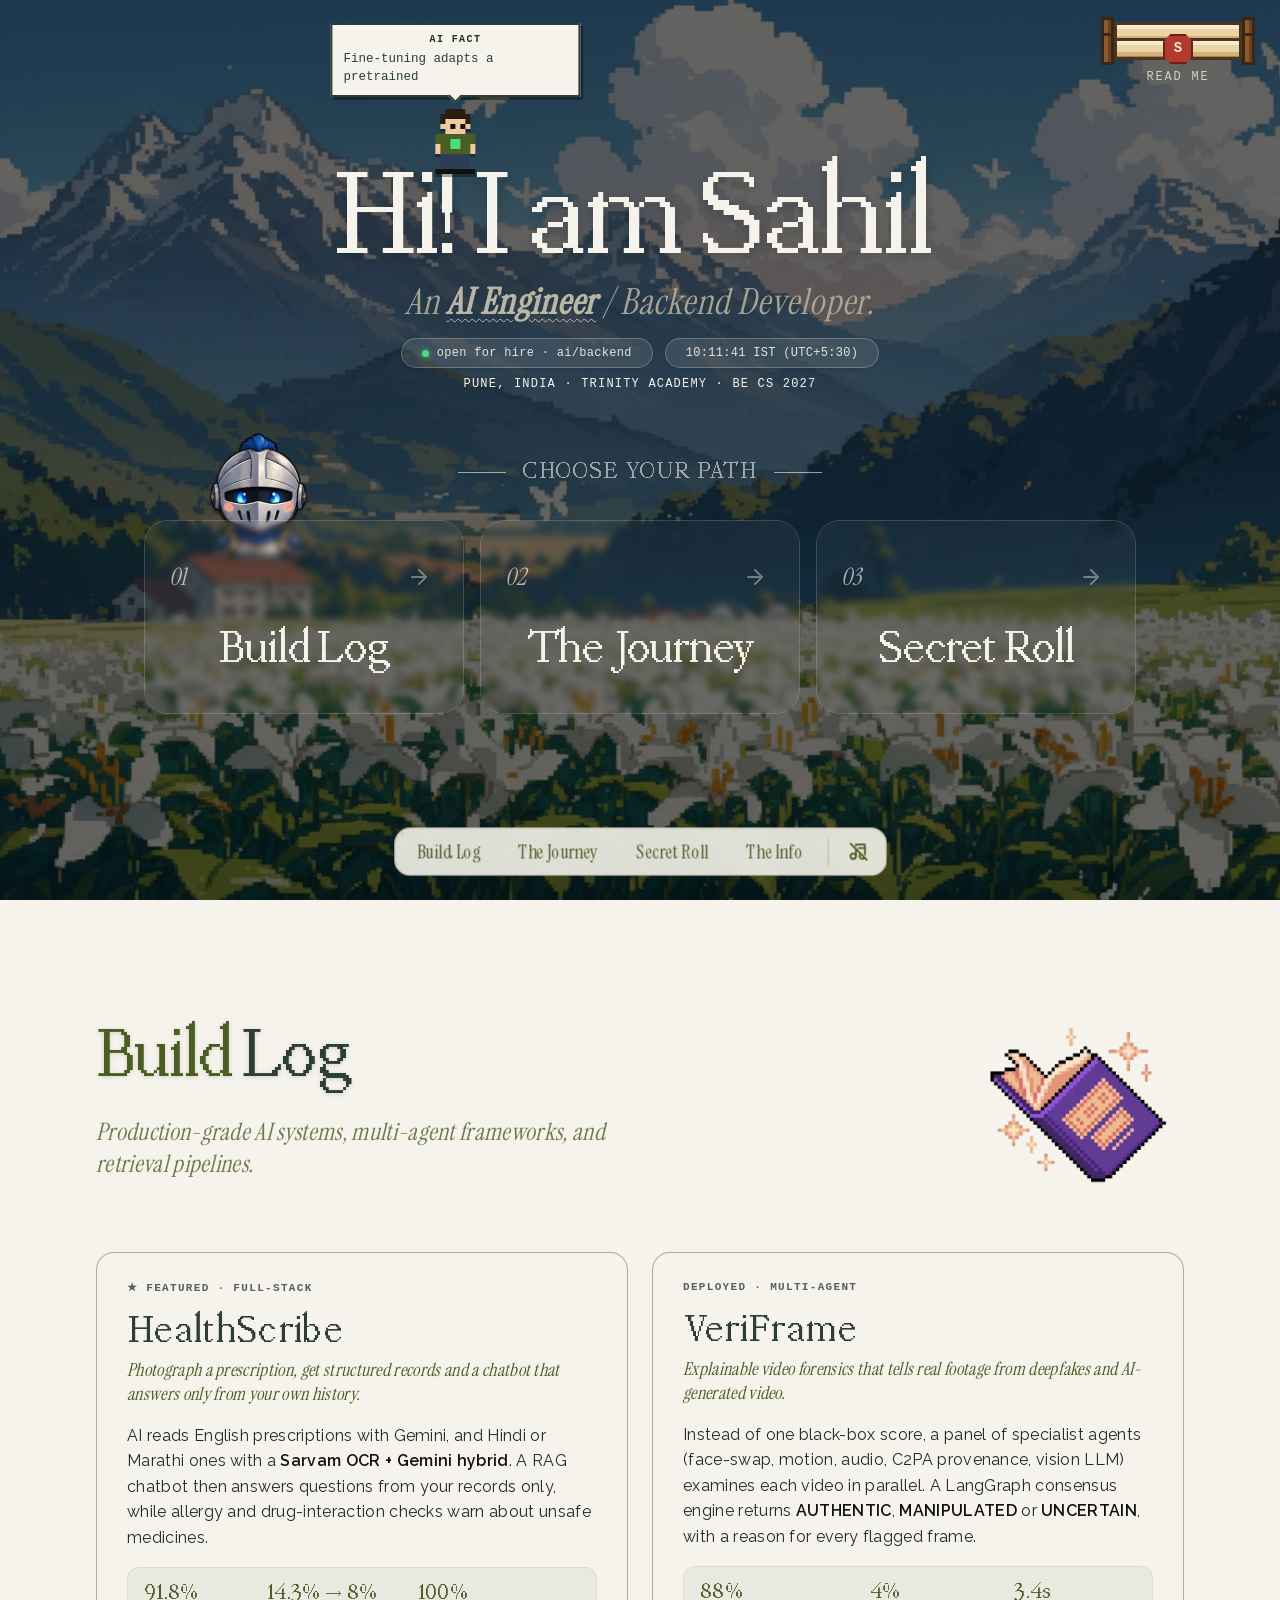
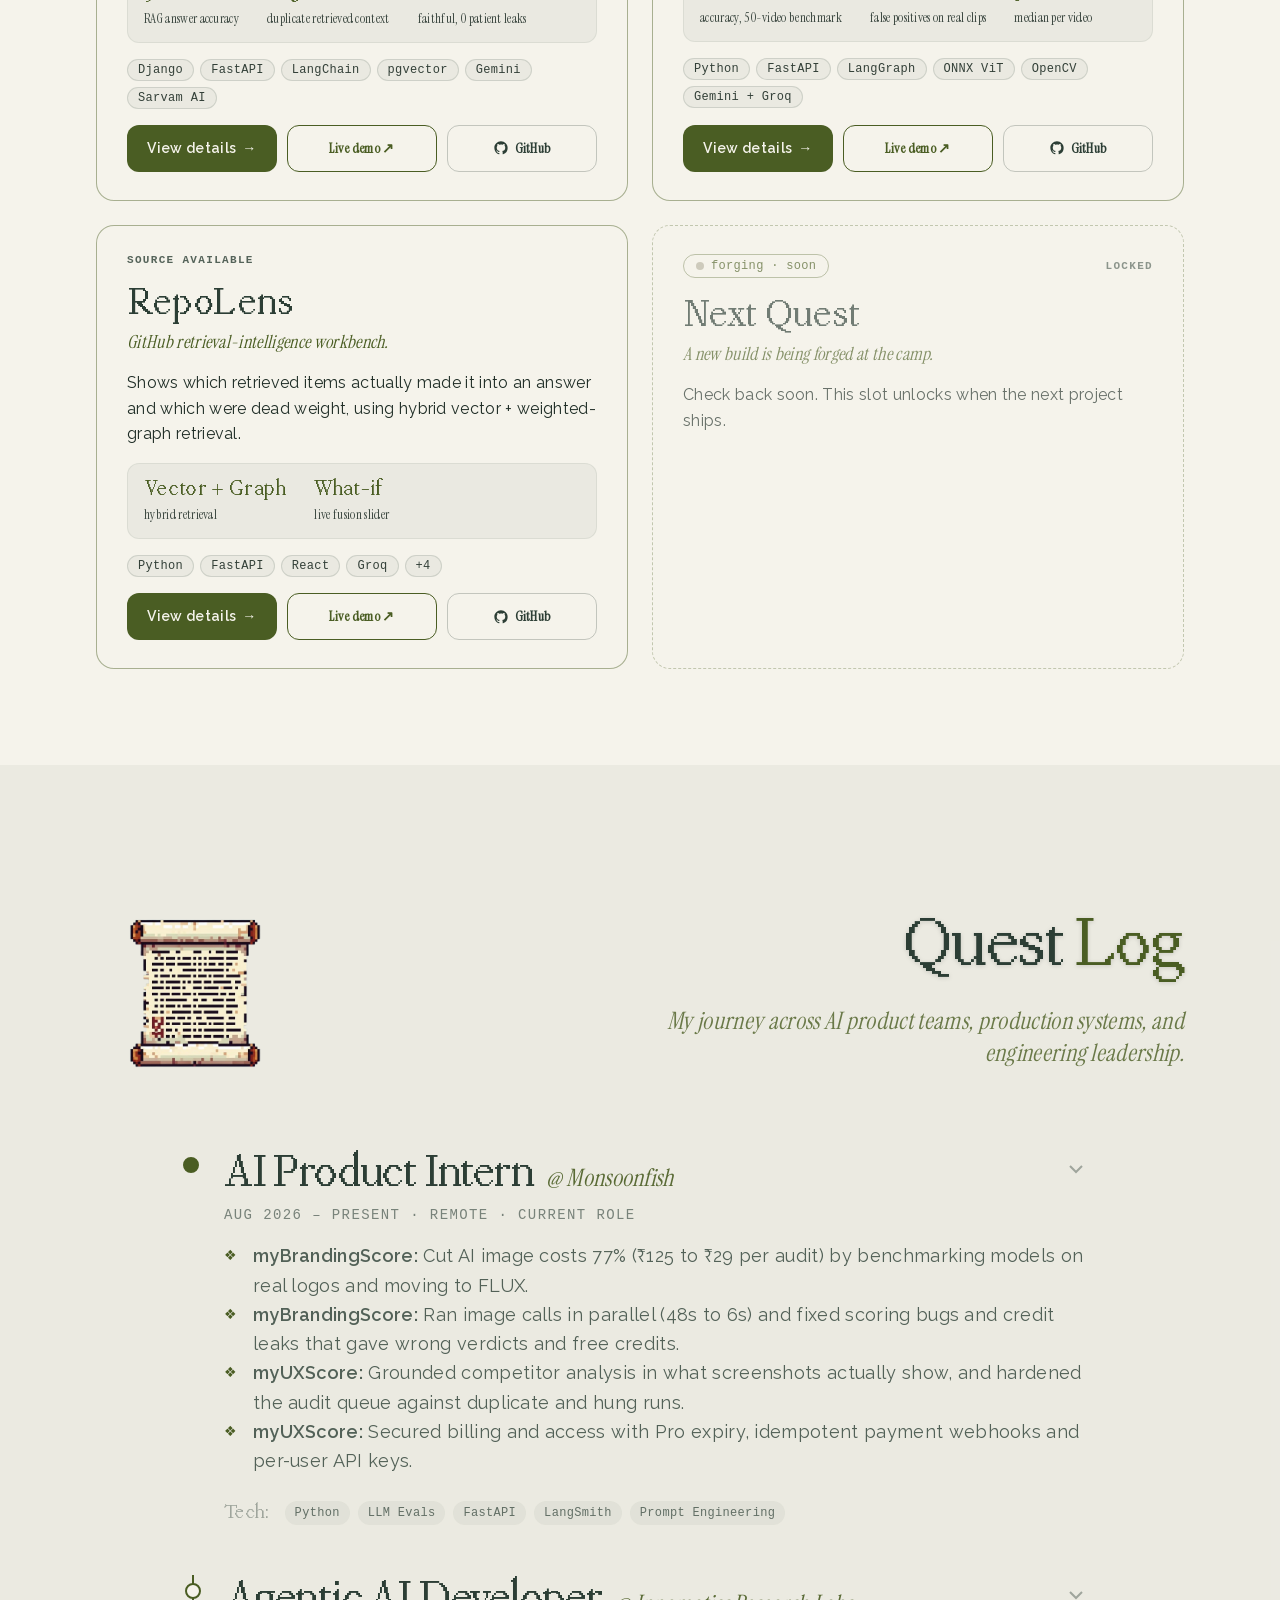
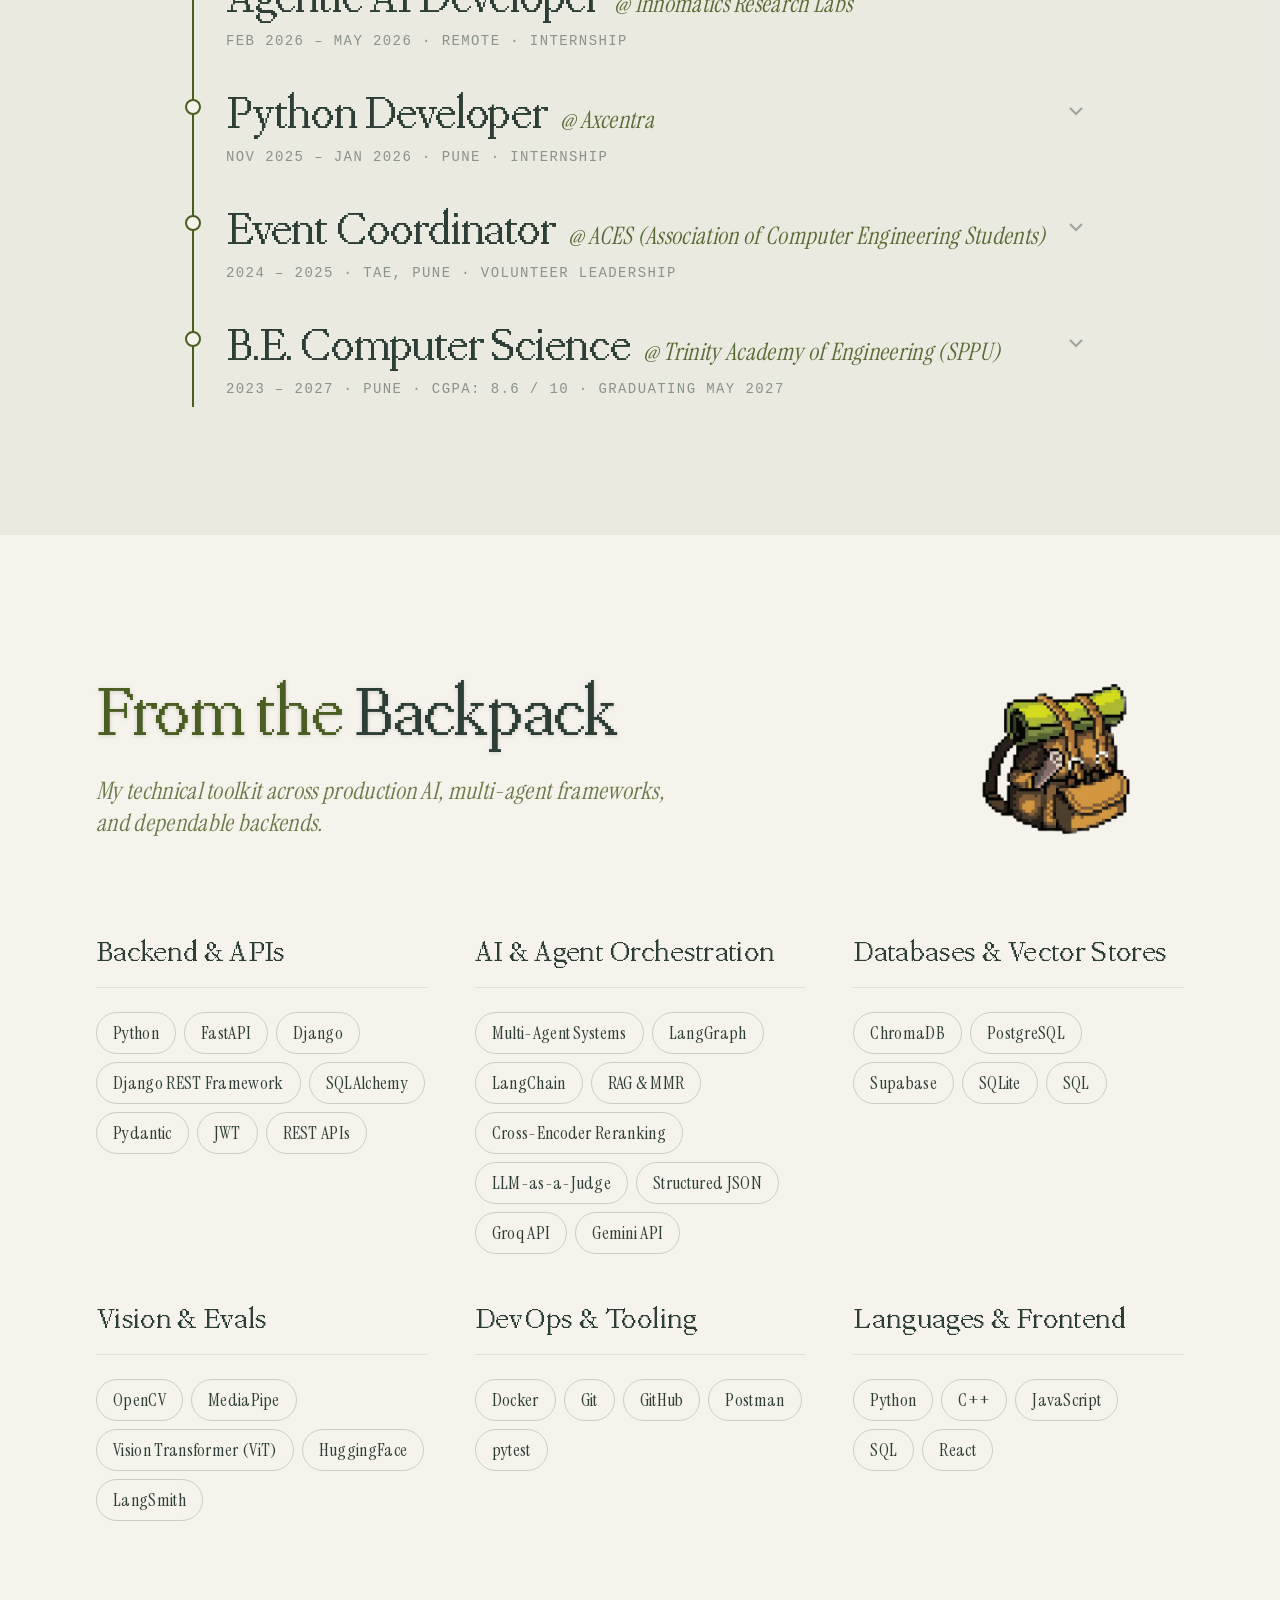
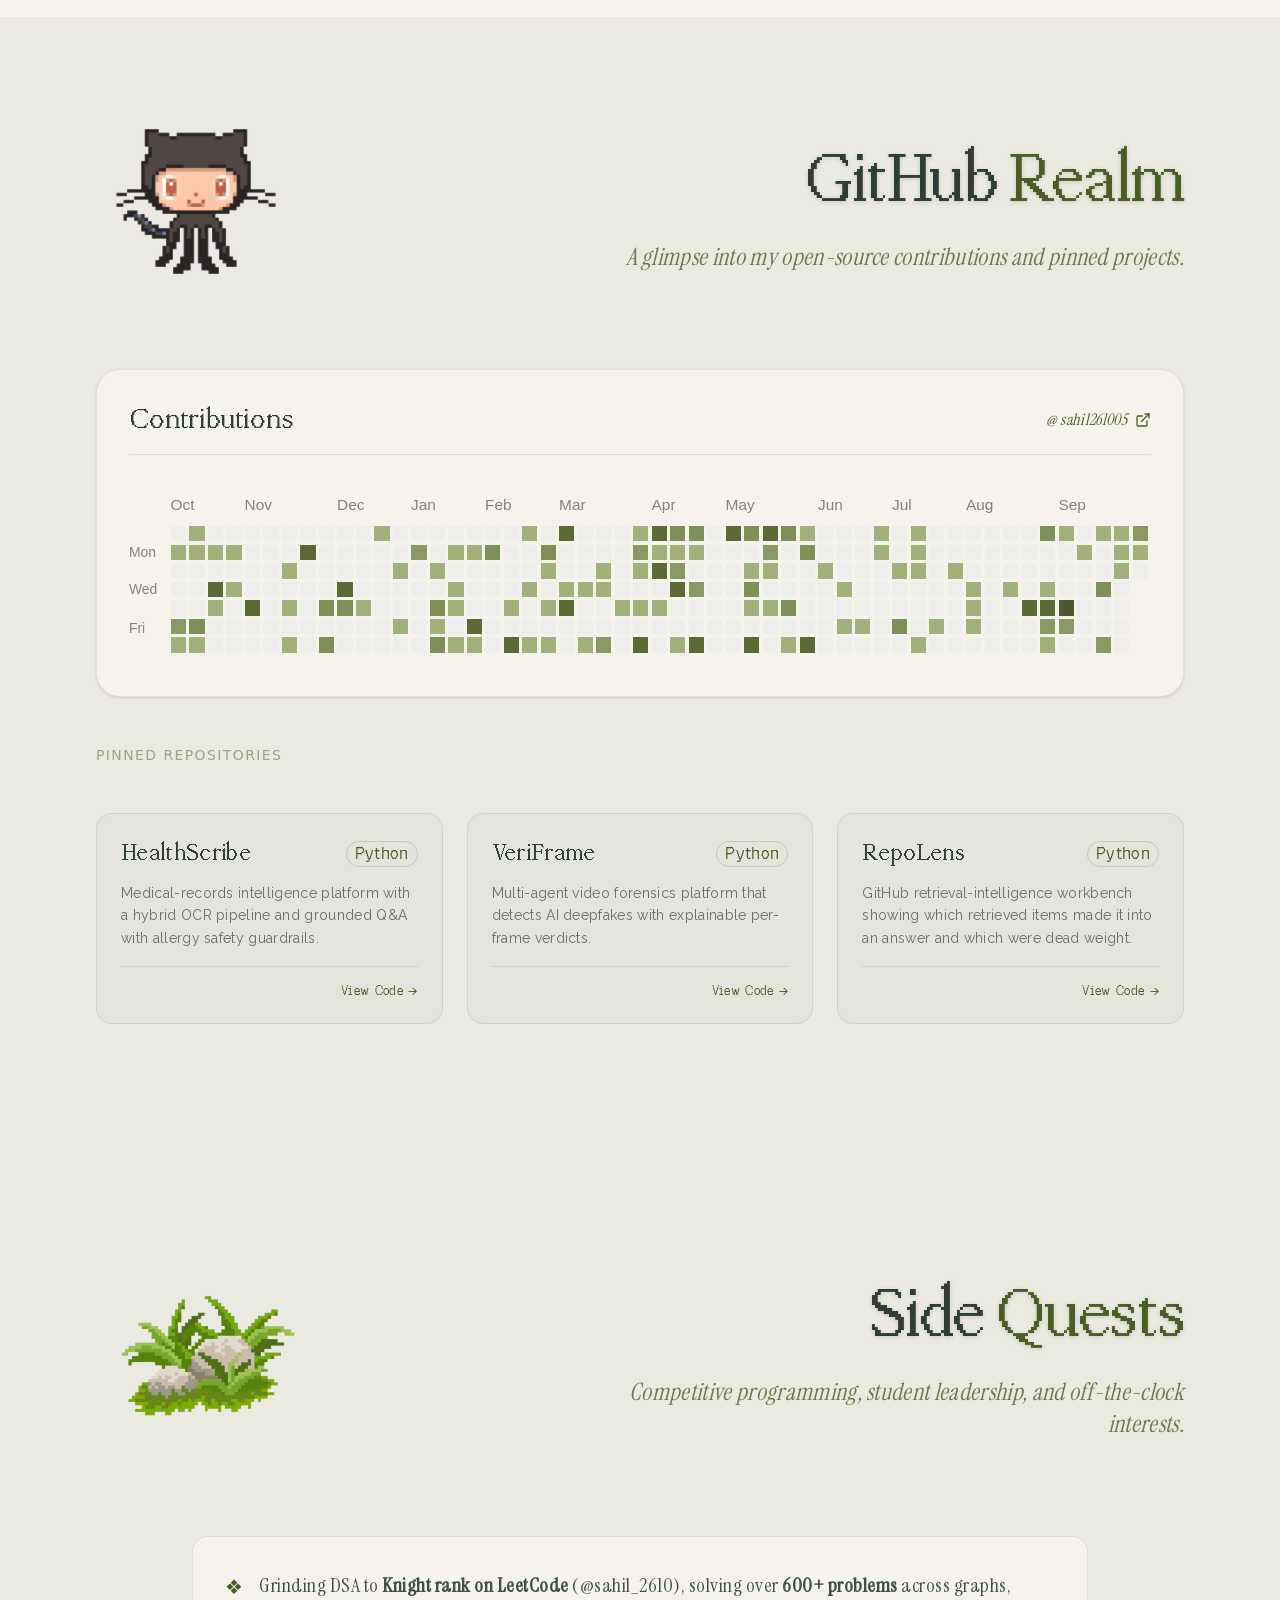
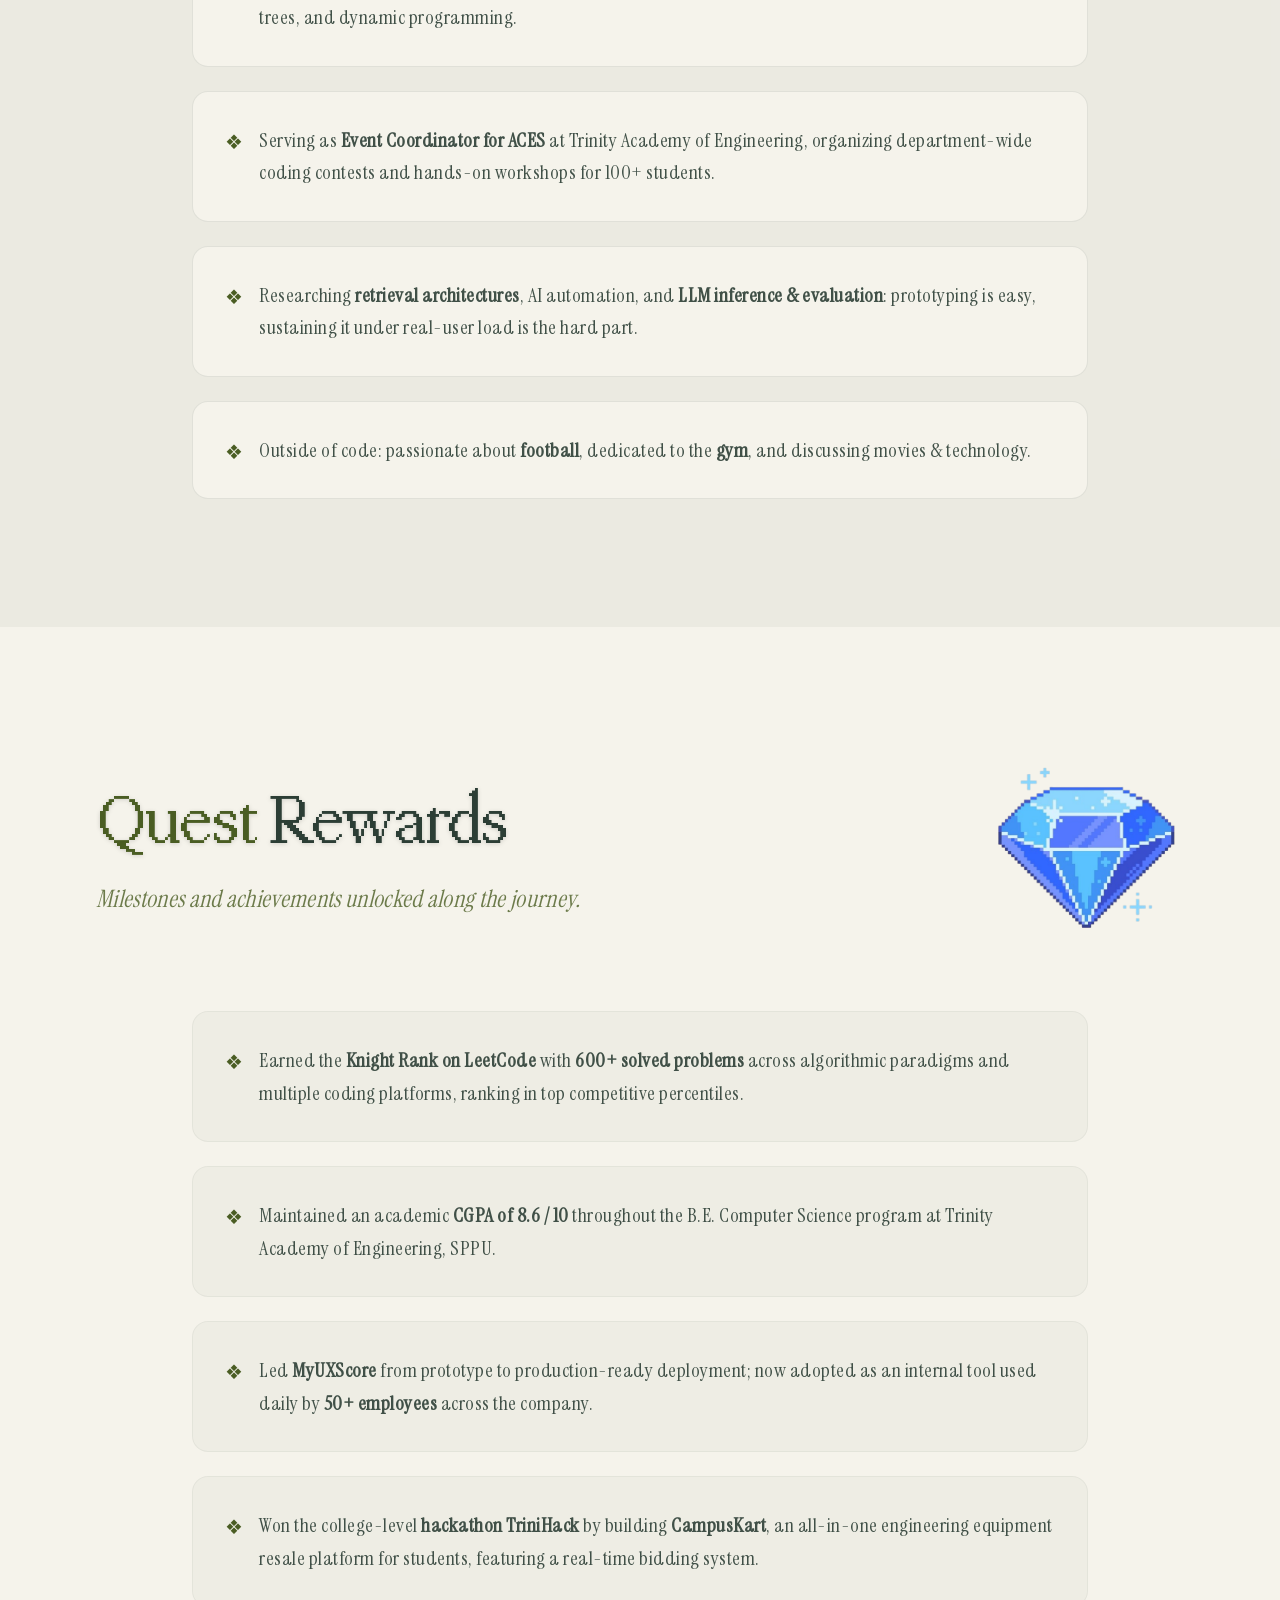
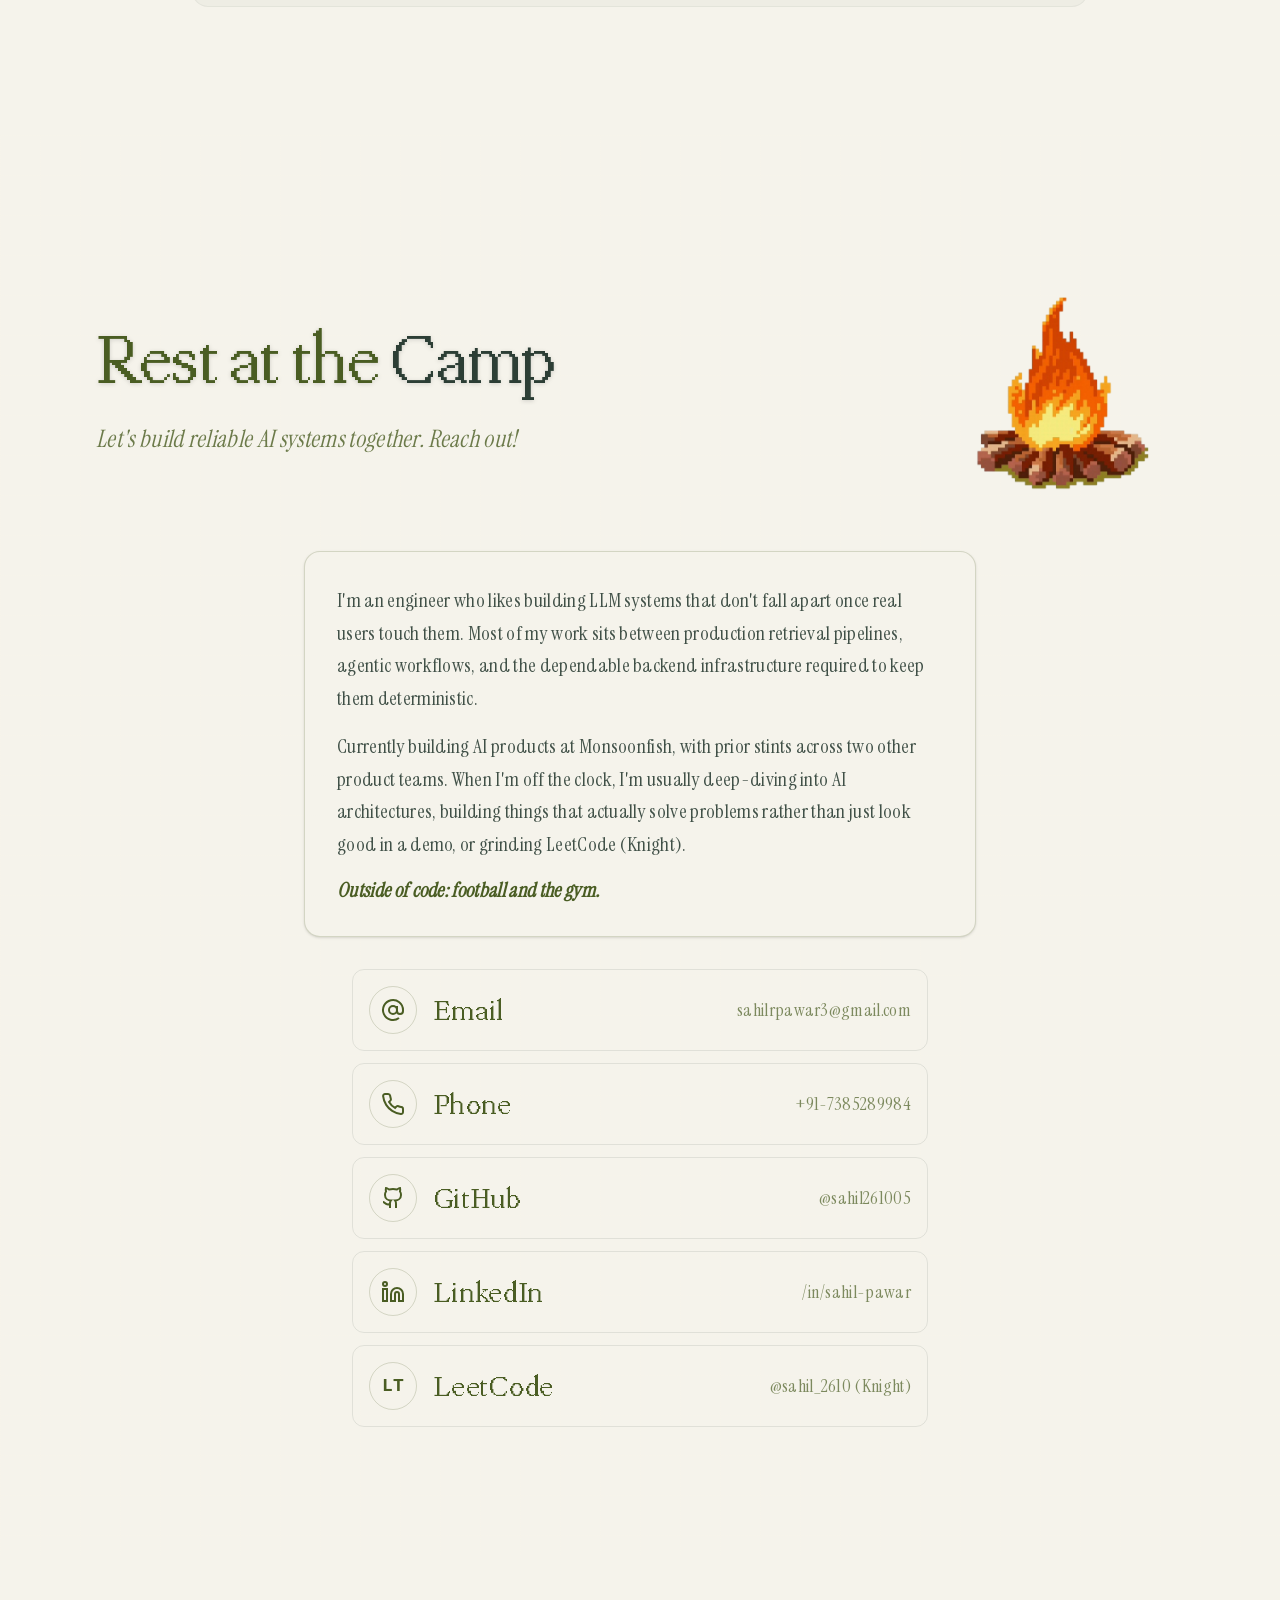
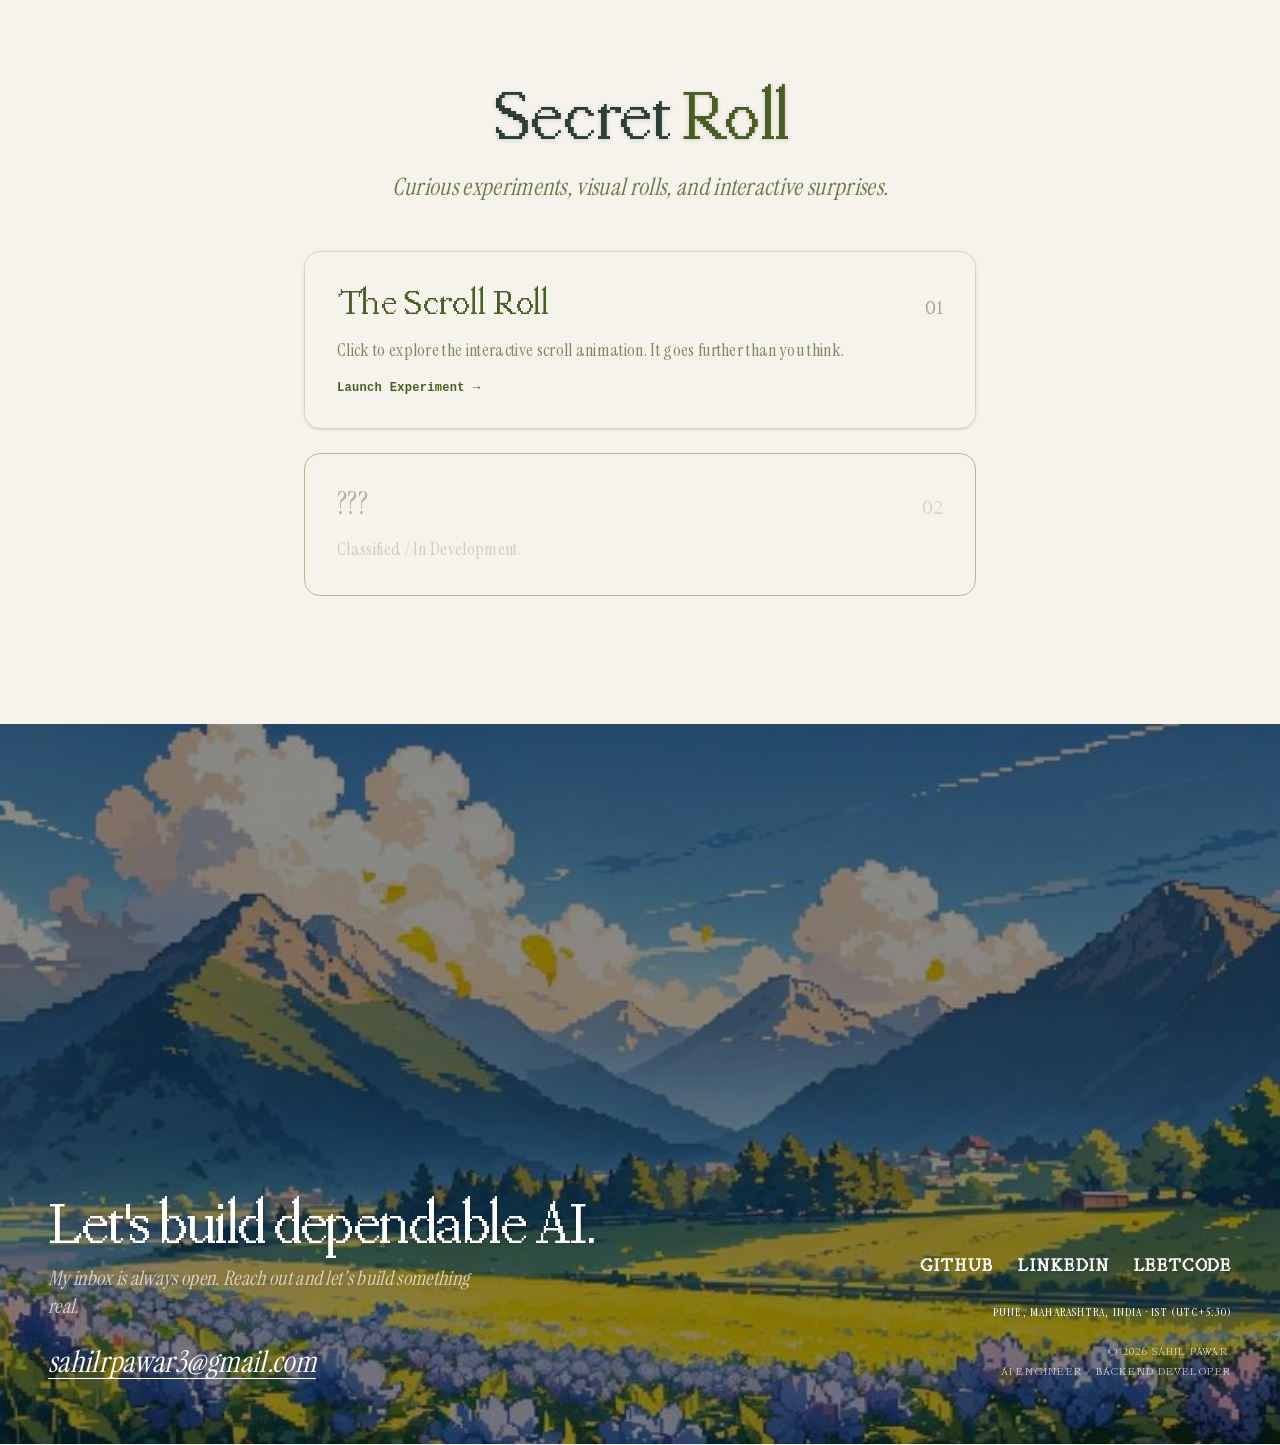
<file: index.html>
<!DOCTYPE html>
<!--lrc6RVQUKTd6JA8ORGtbK-->
<html lang="en">
  <head>
    <meta charset="utf-8" />
    <meta name="viewport" content="width=device-width, initial-scale=1" />
    <link rel="preload" href="/_next/static/media/GeistPixel_Circle.p.e967dc6b.woff2" as="font" crossorigin="" type="font/woff2" />
    <link rel="preload" href="/_next/static/media/GeistPixel_Grid.p.2192fce6.woff2" as="font" crossorigin="" type="font/woff2" />
    <link rel="preload" href="/_next/static/media/GeistPixel_Line.p.e7444037.woff2" as="font" crossorigin="" type="font/woff2" />
    <link rel="preload" href="/_next/static/media/GeistPixel_Square.p.31e87829.woff2" as="font" crossorigin="" type="font/woff2" />
    <link rel="preload" href="/_next/static/media/GeistPixel_Triangle.p.41e14d68.woff2" as="font" crossorigin="" type="font/woff2" />
    <link rel="preload" href="/_next/static/media/c825fd02acae0153-s.p.1692d83b.woff2" as="font" crossorigin="" type="font/woff2" />
    <link rel="preload" href="/_next/static/media/e41d5df559864f9e-s.p.380d09ea.woff2" as="font" crossorigin="" type="font/woff2" />
    <link rel="preload" href="/_next/static/media/ppmondwest_regular-s.p.316fc172.woff2" as="font" crossorigin="" type="font/woff2" />
    <link rel="preload" as="image" href="/images/Hero.png" />
    <link rel="preload" as="image" href="/images/assets/Book.png" />
    <link rel="preload" as="image" href="/images/assets/Quest.png" />
    <link rel="preload" as="image" href="/images/assets/bagpack.png" />
    <link rel="preload" as="image" href="/images/assets/Github.png" />
    <link rel="preload" as="image" href="/images/assets/Grass.png" />
    <link rel="preload" as="image" href="/images/assets/Diamond.png" />
    <link rel="stylesheet" href="/_next/static/chunks/1814b35af1e7d7a6.css" data-precedence="next" />
    
    <script src="/_next/static/chunks/9d335b6f001bf543.js" async="">
    </script>
    <script src="/_next/static/chunks/655dc47e906c2aec.js" async="">
    </script>
    <script src="/_next/static/chunks/4911410e5153f0d7.js" async="">
    </script>
    <script src="/_next/static/chunks/turbopack-42044276eccaae09.js" async="">
    </script>
    <script src="/_next/static/chunks/33074d3ff5d0cd2d.js" async="">
    </script>
    <script src="/_next/static/chunks/c4d90098b4abc498.js" async="">
    </script>
    <script src="/_next/static/chunks/c1973e56b2531423.js" async="">
    </script>
    <script src="/_next/static/chunks/fa6fe609e9da1f46.js" async="">
    </script>
    <script src="/_next/static/chunks/b8066d1fa9b8f97e.js" async="">
    </script>
    <script src="/_next/static/chunks/9792bfc3eb8da43e.js" async="">
    </script>
    <script src="/_next/static/chunks/d1e4ccf43a6bfc78.js" async="">
    </script>
    <script src="/_next/static/chunks/18e8c7a0701fc22a.js" async="">
    </script>
    <meta name="next-size-adjust" content="" />
    <title>Sahil Pawar – AI Engineer / Backend Developer</title>
    <meta name="description" content="AI Engineer / Backend Developer building production retrieval pipelines, agentic workflows, and dependable backend infrastructure." />
    <link rel="author" href="https://github.com/sahil261005" />
    <meta name="author" content="Sahil Pawar" />
    <meta name="keywords" content="Sahil Pawar,Full Stack Engineer,Backend Developer,Software Engineer,React,Next.js,Node.js,TypeScript" />
    <meta name="creator" content="Sahil Pawar" />
    <meta name="publisher" content="Sahil Pawar" />
    <meta name="robots" content="index, follow" />
    <meta name="mobile-web-app-capable" content="yes" />
    <meta name="apple-mobile-web-app-title" content="Sahil Pawar" />
    <meta name="apple-mobile-web-app-status-bar-style" content="default" />
    <meta property="og:title" content="Sahil Pawar – Full Stack Engineer" />
    <meta property="og:description" content="Backend-focused full stack engineer building scalable SaaS, real-time systems, and cloud-native products." />
    <meta property="og:url" content="https://github.com/sahil261005" />
    <meta property="og:site_name" content="Sahil Pawar" />
    <meta property="og:locale" content="en_US" />
    <meta property="og:image" content="https://github.com/sahil261005/me/Hrsht.jpeg" />
    <meta property="og:image:width" content="1200" />
    <meta property="og:image:height" content="630" />
    <meta property="og:image:alt" content="Sahil Pawar – Full Stack Engineer" />
    <meta property="og:type" content="website" />
    <meta name="twitter:card" content="summary_large_image" />
    <meta name="twitter:site" content="@sahil261005" />
    <meta name="twitter:creator" content="@sahil261005" />
    <meta name="twitter:title" content="Sahil Pawar – Full Stack Engineer" />
    <meta name="twitter:description" content="Backend-focused full stack engineer building scalable SaaS, real-time systems, and cloud-native products." />
    <meta name="twitter:image" content="https://github.com/sahil261005/me/Hrsht.jpeg" />
    <link rel="icon" href="/favicon.ico?favicon.4be20880.ico" sizes="32x32" type="image/x-icon" />
    <script src="/_next/static/chunks/a6dad97d9634a72d.js" nomodule="">
    </script>
  <style>div.fixed.bottom-0 > nav { transform: scale(1.35); transform-origin: bottom center; margin-bottom: 0.5rem; }</style></head>
  <body class="instrument_serif_2c398422-module__pOELkq__variable raleway_da270856-module__URM3QG__variable customfont_5bea27ba-module__lHSsEa__variable geistpixelsquare_cf225766-module__40oJ9a__variable font-serif antialiased tracking-[0.02em] overflow-x-hidden">
    <div hidden="">
      <!--$-->
      <!--/$-->
    </div>
    <main class="min-h-screen bg-theme-bg text-theme-brand font-serif selection:bg-theme-text selection:text-theme-bg">
      <section class="relative w-full h-screen overflow-hidden">
        <div class="camp-scroll" id="campScroll">
          <button class="cs-toggle" type="button" aria-expanded="false" aria-controls="cs-body" aria-label="Open the scroll">
            <span class="cs-rod"></span>
            <span class="cs-seal" aria-hidden="true">S</span>
          </button>
          <div class="cs-body" id="cs-body">
            <div class="cs-clip">
              <div class="cs-paper">
                <div class="cs-title">~ a note from the camp ~</div>
                <p>I'm an engineer who likes building LLM systems that don't fall apart once real users touch them. Most of my work sits between production retrieval pipelines, agentic workflows, and the dependable backend infrastructure required to keep them deterministic.</p><p>Currently building AI products at Monsoonfish, with prior stints across two other product teams. When I'm off the clock, I'm usually deep-diving into AI architectures, building things that actually solve problems rather than just look good in a demo, or grinding LeetCode (Knight).</p><p class="cs-sign">Outside of code: football and the gym.</p>
              </div>
            </div>
          </div>
          <span class="cs-rod cs-rod-bottom"></span>
          <span class="cs-hint" aria-hidden="true">read me</span>
        </div>

        <img alt="" decoding="async" data-nimg="fill" class="object-cover object-center" style="position:absolute;height:100%;width:100%;left:0;top:0;right:0;bottom:0;color:transparent" src="/images/Hero.png" />
        <div class="absolute inset-0 bg-black/60 z-10">
        </div>
        <div class="absolute inset-0 flex flex-col justify-center items-center text-theme-bg p-4 text-center z-20">
          <div class="" style="opacity:0;transform:translateY(20px)">
            <div class="space-y-6 short:space-y-3 mb-8 short:mb-4 md:mb-16 animate-fade-in-up">
              <div class="hi-wrap">
                <div class="hi-walker" aria-hidden="true"><div class="hi-bubble"><span class="hi-bubble-tag">AI fact</span><span class="hi-bubble-text"></span></div><div class="hi-flip"><svg class="hi-sprite" viewBox="0 0 10 13" shape-rendering="crispEdges" aria-hidden="true"><g class="f1"><rect x="3" y="0" width="1" height="1" fill="#2b1d14"/><rect x="4" y="0" width="1" height="1" fill="#2b1d14"/><rect x="5" y="0" width="1" height="1" fill="#2b1d14"/><rect x="6" y="0" width="1" height="1" fill="#2b1d14"/><rect x="2" y="1" width="1" height="1" fill="#2b1d14"/><rect x="3" y="1" width="1" height="1" fill="#2b1d14"/><rect x="4" y="1" width="1" height="1" fill="#2b1d14"/><rect x="5" y="1" width="1" height="1" fill="#2b1d14"/><rect x="6" y="1" width="1" height="1" fill="#2b1d14"/><rect x="7" y="1" width="1" height="1" fill="#2b1d14"/><rect x="2" y="2" width="1" height="1" fill="#2b1d14"/><rect x="3" y="2" width="1" height="1" fill="#f2c9a0"/><rect x="4" y="2" width="1" height="1" fill="#f2c9a0"/><rect x="5" y="2" width="1" height="1" fill="#f2c9a0"/><rect x="6" y="2" width="1" height="1" fill="#f2c9a0"/><rect x="7" y="2" width="1" height="1" fill="#2b1d14"/><rect x="2" y="3" width="1" height="1" fill="#f2c9a0"/><rect x="3" y="3" width="1" height="1" fill="#f2c9a0"/><rect x="4" y="3" width="1" height="1" fill="#111111"/><rect x="5" y="3" width="1" height="1" fill="#f2c9a0"/><rect x="6" y="3" width="1" height="1" fill="#111111"/><rect x="7" y="3" width="1" height="1" fill="#f2c9a0"/><rect x="3" y="4" width="1" height="1" fill="#f2c9a0"/><rect x="4" y="4" width="1" height="1" fill="#f2c9a0"/><rect x="5" y="4" width="1" height="1" fill="#f2c9a0"/><rect x="6" y="4" width="1" height="1" fill="#f2c9a0"/><rect x="1" y="5" width="1" height="1" fill="#4a5d23"/><rect x="2" y="5" width="1" height="1" fill="#4a5d23"/><rect x="3" y="5" width="1" height="1" fill="#4a5d23"/><rect x="4" y="5" width="1" height="1" fill="#4a5d23"/><rect x="5" y="5" width="1" height="1" fill="#4a5d23"/><rect x="6" y="5" width="1" height="1" fill="#4a5d23"/><rect x="7" y="5" width="1" height="1" fill="#4a5d23"/><rect x="8" y="5" width="1" height="1" fill="#4a5d23"/><rect x="1" y="6" width="1" height="1" fill="#4a5d23"/><rect x="2" y="6" width="1" height="1" fill="#4a5d23"/><rect x="3" y="6" width="1" height="1" fill="#4a5d23"/><rect x="4" y="6" width="1" height="1" fill="#4ade80"/><rect x="5" y="6" width="1" height="1" fill="#4ade80"/><rect x="6" y="6" width="1" height="1" fill="#4a5d23"/><rect x="7" y="6" width="1" height="1" fill="#4a5d23"/><rect x="8" y="6" width="1" height="1" fill="#4a5d23"/><rect x="1" y="7" width="1" height="1" fill="#4a5d23"/><rect x="2" y="7" width="1" height="1" fill="#4a5d23"/><rect x="3" y="7" width="1" height="1" fill="#4a5d23"/><rect x="4" y="7" width="1" height="1" fill="#4ade80"/><rect x="5" y="7" width="1" height="1" fill="#4ade80"/><rect x="6" y="7" width="1" height="1" fill="#4a5d23"/><rect x="7" y="7" width="1" height="1" fill="#4a5d23"/><rect x="8" y="7" width="1" height="1" fill="#4a5d23"/><rect x="1" y="8" width="1" height="1" fill="#f2c9a0"/><rect x="2" y="8" width="1" height="1" fill="#4a5d23"/><rect x="3" y="8" width="1" height="1" fill="#4a5d23"/><rect x="4" y="8" width="1" height="1" fill="#4a5d23"/><rect x="5" y="8" width="1" height="1" fill="#4a5d23"/><rect x="6" y="8" width="1" height="1" fill="#4a5d23"/><rect x="7" y="8" width="1" height="1" fill="#4a5d23"/><rect x="8" y="8" width="1" height="1" fill="#f2c9a0"/><rect x="2" y="9" width="1" height="1" fill="#2c3e55"/><rect x="3" y="9" width="1" height="1" fill="#2c3e55"/><rect x="6" y="9" width="1" height="1" fill="#2c3e55"/><rect x="7" y="9" width="1" height="1" fill="#2c3e55"/><rect x="2" y="10" width="1" height="1" fill="#2c3e55"/><rect x="3" y="10" width="1" height="1" fill="#2c3e55"/><rect x="6" y="10" width="1" height="1" fill="#2c3e55"/><rect x="7" y="10" width="1" height="1" fill="#2c3e55"/><rect x="2" y="11" width="1" height="1" fill="#2c3e55"/><rect x="3" y="11" width="1" height="1" fill="#2c3e55"/><rect x="6" y="11" width="1" height="1" fill="#2c3e55"/><rect x="7" y="11" width="1" height="1" fill="#2c3e55"/><rect x="1" y="12" width="1" height="1" fill="#111111"/><rect x="2" y="12" width="1" height="1" fill="#111111"/><rect x="3" y="12" width="1" height="1" fill="#111111"/><rect x="6" y="12" width="1" height="1" fill="#111111"/><rect x="7" y="12" width="1" height="1" fill="#111111"/><rect x="8" y="12" width="1" height="1" fill="#111111"/></g><g class="f2"><rect x="3" y="0" width="1" height="1" fill="#2b1d14"/><rect x="4" y="0" width="1" height="1" fill="#2b1d14"/><rect x="5" y="0" width="1" height="1" fill="#2b1d14"/><rect x="6" y="0" width="1" height="1" fill="#2b1d14"/><rect x="2" y="1" width="1" height="1" fill="#2b1d14"/><rect x="3" y="1" width="1" height="1" fill="#2b1d14"/><rect x="4" y="1" width="1" height="1" fill="#2b1d14"/><rect x="5" y="1" width="1" height="1" fill="#2b1d14"/><rect x="6" y="1" width="1" height="1" fill="#2b1d14"/><rect x="7" y="1" width="1" height="1" fill="#2b1d14"/><rect x="2" y="2" width="1" height="1" fill="#2b1d14"/><rect x="3" y="2" width="1" height="1" fill="#f2c9a0"/><rect x="4" y="2" width="1" height="1" fill="#f2c9a0"/><rect x="5" y="2" width="1" height="1" fill="#f2c9a0"/><rect x="6" y="2" width="1" height="1" fill="#f2c9a0"/><rect x="7" y="2" width="1" height="1" fill="#2b1d14"/><rect x="2" y="3" width="1" height="1" fill="#f2c9a0"/><rect x="3" y="3" width="1" height="1" fill="#f2c9a0"/><rect x="4" y="3" width="1" height="1" fill="#111111"/><rect x="5" y="3" width="1" height="1" fill="#f2c9a0"/><rect x="6" y="3" width="1" height="1" fill="#111111"/><rect x="7" y="3" width="1" height="1" fill="#f2c9a0"/><rect x="3" y="4" width="1" height="1" fill="#f2c9a0"/><rect x="4" y="4" width="1" height="1" fill="#f2c9a0"/><rect x="5" y="4" width="1" height="1" fill="#f2c9a0"/><rect x="6" y="4" width="1" height="1" fill="#f2c9a0"/><rect x="1" y="5" width="1" height="1" fill="#4a5d23"/><rect x="2" y="5" width="1" height="1" fill="#4a5d23"/><rect x="3" y="5" width="1" height="1" fill="#4a5d23"/><rect x="4" y="5" width="1" height="1" fill="#4a5d23"/><rect x="5" y="5" width="1" height="1" fill="#4a5d23"/><rect x="6" y="5" width="1" height="1" fill="#4a5d23"/><rect x="7" y="5" width="1" height="1" fill="#4a5d23"/><rect x="8" y="5" width="1" height="1" fill="#4a5d23"/><rect x="1" y="6" width="1" height="1" fill="#4a5d23"/><rect x="2" y="6" width="1" height="1" fill="#4a5d23"/><rect x="3" y="6" width="1" height="1" fill="#4a5d23"/><rect x="4" y="6" width="1" height="1" fill="#4ade80"/><rect x="5" y="6" width="1" height="1" fill="#4ade80"/><rect x="6" y="6" width="1" height="1" fill="#4a5d23"/><rect x="7" y="6" width="1" height="1" fill="#4a5d23"/><rect x="8" y="6" width="1" height="1" fill="#4a5d23"/><rect x="1" y="7" width="1" height="1" fill="#f2c9a0"/><rect x="2" y="7" width="1" height="1" fill="#4a5d23"/><rect x="3" y="7" width="1" height="1" fill="#4a5d23"/><rect x="4" y="7" width="1" height="1" fill="#4ade80"/><rect x="5" y="7" width="1" height="1" fill="#4ade80"/><rect x="6" y="7" width="1" height="1" fill="#4a5d23"/><rect x="7" y="7" width="1" height="1" fill="#4a5d23"/><rect x="8" y="7" width="1" height="1" fill="#f2c9a0"/><rect x="2" y="8" width="1" height="1" fill="#4a5d23"/><rect x="3" y="8" width="1" height="1" fill="#4a5d23"/><rect x="4" y="8" width="1" height="1" fill="#4a5d23"/><rect x="5" y="8" width="1" height="1" fill="#4a5d23"/><rect x="6" y="8" width="1" height="1" fill="#4a5d23"/><rect x="7" y="8" width="1" height="1" fill="#4a5d23"/><rect x="3" y="9" width="1" height="1" fill="#2c3e55"/><rect x="4" y="9" width="1" height="1" fill="#2c3e55"/><rect x="5" y="9" width="1" height="1" fill="#2c3e55"/><rect x="6" y="9" width="1" height="1" fill="#2c3e55"/><rect x="3" y="10" width="1" height="1" fill="#2c3e55"/><rect x="4" y="10" width="1" height="1" fill="#2c3e55"/><rect x="5" y="10" width="1" height="1" fill="#2c3e55"/><rect x="6" y="10" width="1" height="1" fill="#2c3e55"/><rect x="3" y="11" width="1" height="1" fill="#2c3e55"/><rect x="4" y="11" width="1" height="1" fill="#2c3e55"/><rect x="5" y="11" width="1" height="1" fill="#2c3e55"/><rect x="6" y="11" width="1" height="1" fill="#2c3e55"/><rect x="3" y="12" width="1" height="1" fill="#111111"/><rect x="4" y="12" width="1" height="1" fill="#111111"/><rect x="5" y="12" width="1" height="1" fill="#111111"/><rect x="6" y="12" width="1" height="1" fill="#111111"/></g></svg></div></div>
                <h1 class="font-mondwest text-5xl md:text-8xl lg:text-9xl tracking-tight leading-none text-theme-bg drop-shadow-lg">
                  Hi! I am Sahil
                </h1>
              </div>
              <p class="font-serif text-2xl md:text-4xl italic tracking-wide opacity-90 mb-4" style="color:#b3ae9b">
                An
                <span class="underline decoration-wavy decoration-1 underline-offset-4 font-semibold" style="color:#c9c4b0">AI Engineer</span>
                / Backend Developer.
              </p>
              <div class="flex flex-wrap items-center justify-center gap-3 mb-2">
                <span class="font-mono text-xs sm:text-sm tracking-wide" style="display:inline-flex;align-items:center;gap:8px;padding:6px 20px;border-radius:9999px;border:1px solid rgba(245,243,235,0.25);background-color:rgba(245,243,235,0.1);color:rgba(245,243,235,0.9);white-space:nowrap;box-shadow:0 1px 2px rgba(0,0,0,0.1);">
                  <span class="animate-pulse" style="width:7px;height:7px;border-radius:9999px;background-color:#4ade80;box-shadow:0 0 6px rgba(74,222,128,0.7);flex-shrink:0;display:inline-block;"></span>
                  <span>open for hire · ai/backend</span>
                </span>
                <span id="ist-clock" class="font-mono text-xs sm:text-sm tracking-wide" style="display:inline-flex;align-items:center;padding:6px 20px;border-radius:9999px;border:1px solid rgba(245,243,235,0.25);background-color:rgba(245,243,235,0.1);color:rgba(245,243,235,0.9);white-space:nowrap;font-variant-numeric:tabular-nums;box-shadow:0 1px 2px rgba(0,0,0,0.1);">
                  IST (UTC+5:30)
                </span>
              </div>
              <p class="font-mono text-xs sm:text-sm tracking-widest text-theme-bg/60 uppercase mt-1">
                pune, india · trinity academy · be cs 2027
              </p>
            </div>
          </div>
          <div class="w-full max-w-5xl space-y-8 short:space-y-4 animate-fade-in-up delay-200">
            <div>
              <div class="flex items-center gap-4 justify-center opacity-60">
                <div class="h-px w-12 bg-theme-bg">
                </div>
                <p class="font-mondwest text-md md:text-2xl tracking-wider">
                  CHOOSE YOUR PATH
                </p>
                <div class="h-px w-12 bg-theme-bg">
                </div>
              </div>
            </div>
            <div>
              <div class="flex flex-col md:flex-row gap-4 justify-center items-stretch w-full px-4 mb-4 md:mb-8 fox-host">
                <button class="fox-mascot" type="button" aria-label="Boop the knight">
                  <span class="fox-squash">
                    <span class="fox-layer fox-dir"></span>
                    <span class="fox-layer fox-react"></span>
                  </span>
                </button>
                <button onclick="document.getElementById('featured-builds')?.scrollIntoView({behavior:'smooth'})" class="path-card flex-1 max-h-[18vh] sm:max-h-none py-4 short:py-3 md:py-10 px-6 hover:bg-theme-bg hover:text-theme-brand border border-theme-bg/20 rounded-3xl transition-all duration-300 flex flex-col justify-between min-h-[90px] short:min-h-[70px] md:min-h-[190px] group relative overflow-hidden cursor-pointer hover:-translate-y-1 hover:shadow-xl hover:shadow-black/20 gap-2 md:gap-4">
                  <div class="absolute inset-0 bg-theme-bg/5 backdrop-blur-sm -z-10 group-hover:bg-theme-bg/10 transition-colors duration-300" style="opacity:0">
                  </div>
                  <div class="flex items-center justify-between mb-2 md:mb-4 w-full">
                    <span class="font-serif italic text-lg md:text-2xl opacity-70 group-hover:opacity-100 transition-opacity">01</span>
                    <svg stroke="currentColor" fill="none" stroke-width="2" viewBox="0 0 24 24" stroke-linecap="round" stroke-linejoin="round" class="w-5 h-5 md:w-6 md:h-6 opacity-40 group-hover:opacity-100 -translate-x-2 group-hover:translate-x-0 transition-all duration-300" height="1em" width="1em" xmlns="http://www.w3.org/2000/svg">
                      <path d="M5 12h14"></path>
                      <path d="m12 5 7 7-7 7"></path>
                    </svg>
                  </div>
                  <div class="flex-1 flex items-center justify-center w-full my-auto">
                    <span class="font-mondwest text-2xl md:text-5xl tracking-tight group-hover:italic transition-all text-center block w-full">Build Log</span>
                  </div>
                </button>
                <a class="path-card flex-1 max-h-[18vh] sm:max-h-none py-4 short:py-3 md:py-10 px-6 hover:bg-theme-bg hover:text-theme-brand border border-theme-bg/20 rounded-3xl transition-all duration-300 flex flex-col justify-between min-h-[90px] short:min-h-[70px] md:min-h-[190px] group relative overflow-hidden cursor-pointer hover:-translate-y-1 hover:shadow-xl hover:shadow-black/20 gap-2 md:gap-4" href="#quest-log">
                  <div class="absolute inset-0 bg-theme-bg/5 backdrop-blur-sm -z-10 group-hover:bg-theme-bg/10 transition-colors duration-300" style="opacity:0">
                  </div>
                  <div class="flex items-center justify-between mb-2 md:mb-4 w-full">
                    <span class="font-serif italic text-lg md:text-2xl opacity-70 group-hover:opacity-100 transition-opacity">02</span>
                    <svg stroke="currentColor" fill="none" stroke-width="2" viewBox="0 0 24 24" stroke-linecap="round" stroke-linejoin="round" class="w-5 h-5 md:w-6 md:h-6 opacity-40 group-hover:opacity-100 -translate-x-2 group-hover:translate-x-0 transition-all duration-300" height="1em" width="1em" xmlns="http://www.w3.org/2000/svg">
                      <path d="M5 12h14"></path>
                      <path d="m12 5 7 7-7 7"></path>
                    </svg>
                  </div>
                  <div class="flex-1 flex items-center justify-center w-full my-auto">
                    <span class="font-mondwest text-2xl md:text-5xl tracking-tight group-hover:italic transition-all text-center block w-full">The Journey</span>
                  </div>
                </a>
                <a class="path-card flex-1 max-h-[18vh] sm:max-h-none py-4 short:py-3 md:py-10 px-6 hover:bg-theme-bg hover:text-theme-brand border border-theme-bg/20 rounded-3xl transition-all duration-300 flex flex-col justify-between min-h-[90px] short:min-h-[70px] md:min-h-[190px] group relative overflow-hidden cursor-pointer hover:-translate-y-1 hover:shadow-xl hover:shadow-black/20 gap-2 md:gap-4" href="#secret-roll">
                  <div class="absolute inset-0 bg-theme-bg/5 backdrop-blur-sm -z-10 group-hover:bg-theme-bg/10 transition-colors duration-300" style="opacity:0">
                  </div>
                  <div class="flex items-center justify-between mb-2 md:mb-4 w-full">
                    <span class="font-serif italic text-lg md:text-2xl opacity-70 group-hover:opacity-100 transition-opacity">03</span>
                    <svg stroke="currentColor" fill="none" stroke-width="2" viewBox="0 0 24 24" stroke-linecap="round" stroke-linejoin="round" class="w-5 h-5 md:w-6 md:h-6 opacity-40 group-hover:opacity-100 -translate-x-2 group-hover:translate-x-0 transition-all duration-300" height="1em" width="1em" xmlns="http://www.w3.org/2000/svg">
                      <path d="M5 12h14"></path>
                      <path d="m12 5 7 7-7 7"></path>
                    </svg>
                    <div class="absolute top-4 right-4 opacity-0 group-hover:opacity-100 transition-opacity pointer-events-none">
                      <span class="font-serif italic text-xs md:text-sm text-theme-brand bg-theme-bg px-2.5 py-1 rounded-full border border-theme-brand/20 shadow-sm whitespace-nowrap leading-none">You should check this out</span>
                    </div>
                  </div>
                  <div class="flex-1 flex items-center justify-center w-full my-auto">
                    <span class="font-mondwest text-2xl md:text-5xl tracking-tight group-hover:italic transition-all text-center block w-full">Secret Roll</span>
                  </div>
                </a>
              </div>
            </div>
          </div>
        </div>
      </section>
      <section id="featured-builds" class="py-24 px-6 md:px-12 lg:px-24 bg-theme-bg relative overflow-hidden">
        <div class="max-w-6xl mx-auto flex flex-col gap-12">
          <div class="w-full" style="opacity:0;transform:translateY(20px)">
            <div class="flex flex-col md:flex-row items-center justify-between gap-12 text-left">
              <div class="flex-1 order-2 md:order-1">
                <h2 class="font-mondwest text-5xl md:text-7xl mb-6 tracking-tight drop-shadow-sm text-theme-brand">
                  Build
                  <span class="text-theme-text">Log</span>
                </h2>
                <p class="font-serif text-xl md:text-2xl italic opacity-80 max-w-xl">
                  Production-grade AI systems, multi-agent frameworks, and retrieval pipelines.
                </p>
              </div>
              <div class="relative w-48 h-48 md:w-52 md:h-52 order-1 md:order-2 shrink-0">
                <img alt="Book" decoding="async" class="object-contain" style="position:absolute;height:100%;width:100%;left:0;top:0;right:0;bottom:0;color:transparent" src="/images/assets/Book.png" />
              </div>
            </div>
          </div>
          
          <div class="bl-grid">
            <article class="bl-card" data-project="healthscribe" tabindex="0" role="button" aria-label="View HealthScribe details">
              <div class="bl-top">
                <span class="bl-meta">★ Featured · Full-stack</span>
              </div>
              <div>
                <h3 class="font-mondwest bl-title">HealthScribe</h3>
                <p class="font-serif italic bl-sub">Photograph a prescription, get structured records and a chatbot that answers only from your own history.</p>
              </div>
              <p class="font-raleway bl-blurb">AI reads English prescriptions with Gemini, and Hindi or Marathi ones with a <strong>Sarvam OCR + Gemini hybrid</strong>. A RAG chatbot then answers questions from your records only, while allergy and drug-interaction checks warn about unsafe medicines.</p>
              <div class="bl-stats"><div class="bl-stat"><b class="font-mondwest">91.8%</b><span>RAG answer accuracy</span></div><div class="bl-stat"><b class="font-mondwest">14.3% → 8%</b><span>duplicate retrieved context</span></div><div class="bl-stat"><b class="font-mondwest">100%</b><span>faithful, 0 patient leaks</span></div></div>
              <div class="bl-tags"><span>Django</span><span>FastAPI</span><span>LangChain</span><span>pgvector</span><span>Gemini</span><span>Sarvam AI</span></div>
              <div class="bl-actions">
                <span class="bl-open font-raleway">View details <span aria-hidden="true">→</span></span>
                <a class="bl-link bl-link-primary" href="https://health-scribe-three.vercel.app" target="_blank" rel="noopener noreferrer">Live demo ↗</a>
                <a class="bl-link" href="https://github.com/sahil261005" target="_blank" rel="noopener noreferrer"><svg class="w-4 h-4 fill-current shrink-0" viewBox="0 0 24 24"><path fill-rule="evenodd" clip-rule="evenodd" d="M12 2C6.477 2 2 6.484 2 12.017c0 4.425 2.865 8.18 6.839 9.504.5.092.682-.217.682-.483 0-.237-.008-.868-.013-1.703-2.782.605-3.369-1.343-3.369-1.343-.454-1.158-1.11-1.466-1.11-1.466-.908-.62.069-.608.069-.608 1.003.07 1.53 1.032 1.53 1.032.892 1.53 2.341 1.088 2.91.832.092-.647.35-1.088.636-1.338-2.22-.253-4.555-1.113-4.555-4.951 0-1.093.39-1.988 1.029-2.688-.103-.253-.446-1.272.098-2.65 0 0 .84-.27 2.75 1.026A9.564 9.564 0 0112 6.844c.85.004 1.705.115 2.504.337 1.909-1.296 2.747-1.027 2.747-1.027.546 1.379.202 2.398.1 2.651.64.7 1.028 1.595 1.028 2.688 0 3.848-2.339 4.695-4.566 4.943.359.309.678.92.678 1.855 0 1.338-.012 2.419-.012 2.747 0 .268.18.58.688.482A10.019 10.019 0 0022 12.017C22 6.484 17.522 2 12 2z"/></svg> GitHub</a>
              </div>
            </article>
            <article class="bl-card" data-project="veriframe" tabindex="0" role="button" aria-label="View VeriFrame details">
              <div class="bl-top">
                <span class="bl-meta">Deployed · Multi-agent</span>
              </div>
              <div>
                <h3 class="font-mondwest bl-title">VeriFrame</h3>
                <p class="font-serif italic bl-sub">Explainable video forensics that tells real footage from deepfakes and AI-generated video.</p>
              </div>
              <p class="font-raleway bl-blurb">Instead of one black-box score, a panel of specialist agents (face-swap, motion, audio, C2PA provenance, vision LLM) examines each video in parallel. A LangGraph consensus engine returns <strong>AUTHENTIC</strong>, <strong>MANIPULATED</strong> or <strong>UNCERTAIN</strong>, with a reason for every flagged frame.</p>
              <div class="bl-stats"><div class="bl-stat"><b class="font-mondwest">88%</b><span>accuracy, 50-video benchmark</span></div><div class="bl-stat"><b class="font-mondwest">4%</b><span>false positives on real clips</span></div><div class="bl-stat"><b class="font-mondwest">3.4s</b><span>median per video</span></div></div>
              <div class="bl-tags"><span>Python</span><span>FastAPI</span><span>LangGraph</span><span>ONNX ViT</span><span>OpenCV</span><span>Gemini + Groq</span></div>
              <div class="bl-actions">
                <span class="bl-open font-raleway">View details <span aria-hidden="true">→</span></span>
                <a class="bl-link bl-link-primary" href="https://veri-frame.vercel.app" target="_blank" rel="noopener noreferrer">Live demo ↗</a>
                <a class="bl-link" href="https://github.com/sahil261005" target="_blank" rel="noopener noreferrer"><svg class="w-4 h-4 fill-current shrink-0" viewBox="0 0 24 24"><path fill-rule="evenodd" clip-rule="evenodd" d="M12 2C6.477 2 2 6.484 2 12.017c0 4.425 2.865 8.18 6.839 9.504.5.092.682-.217.682-.483 0-.237-.008-.868-.013-1.703-2.782.605-3.369-1.343-3.369-1.343-.454-1.158-1.11-1.466-1.11-1.466-.908-.62.069-.608.069-.608 1.003.07 1.53 1.032 1.53 1.032.892 1.53 2.341 1.088 2.91.832.092-.647.35-1.088.636-1.338-2.22-.253-4.555-1.113-4.555-4.951 0-1.093.39-1.988 1.029-2.688-.103-.253-.446-1.272.098-2.65 0 0 .84-.27 2.75 1.026A9.564 9.564 0 0112 6.844c.85.004 1.705.115 2.504.337 1.909-1.296 2.747-1.027 2.747-1.027.546 1.379.202 2.398.1 2.651.64.7 1.028 1.595 1.028 2.688 0 3.848-2.339 4.695-4.566 4.943.359.309.678.92.678 1.855 0 1.338-.012 2.419-.012 2.747 0 .268.18.58.688.482A10.019 10.019 0 0022 12.017C22 6.484 17.522 2 12 2z"/></svg> GitHub</a>
              </div>
            </article>
            <article class="bl-card" data-project="repolens" tabindex="0" role="button" aria-label="View RepoLens details">
              <div class="bl-top">
                <span class="bl-meta">Source available</span>
              </div>
              <div>
                <h3 class="font-mondwest bl-title">RepoLens</h3>
                <p class="font-serif italic bl-sub">GitHub retrieval-intelligence workbench.</p>
              </div>
              <p class="font-raleway bl-blurb">Shows which retrieved items actually made it into an answer and which were dead weight, using hybrid vector + weighted-graph retrieval.</p>
              <div class="bl-stats"><div class="bl-stat"><b class="font-mondwest">Vector + Graph</b><span>hybrid retrieval</span></div><div class="bl-stat"><b class="font-mondwest">What-if</b><span>live fusion slider</span></div></div>
              <div class="bl-tags"><span>Python</span><span>FastAPI</span><span>React</span><span>Groq</span><span>+4</span></div>
              <div class="bl-actions">
                <span class="bl-open font-raleway">View details <span aria-hidden="true">→</span></span>
                <a class="bl-link bl-link-primary" href="#repolens-demo">Live demo ↗</a>
                <a class="bl-link" href="https://github.com/sahil261005" target="_blank" rel="noopener noreferrer"><svg class="w-4 h-4 fill-current shrink-0" viewBox="0 0 24 24"><path fill-rule="evenodd" clip-rule="evenodd" d="M12 2C6.477 2 2 6.484 2 12.017c0 4.425 2.865 8.18 6.839 9.504.5.092.682-.217.682-.483 0-.237-.008-.868-.013-1.703-2.782.605-3.369-1.343-3.369-1.343-.454-1.158-1.11-1.466-1.11-1.466-.908-.62.069-.608.069-.608 1.003.07 1.53 1.032 1.53 1.032.892 1.53 2.341 1.088 2.91.832.092-.647.35-1.088.636-1.338-2.22-.253-4.555-1.113-4.555-4.951 0-1.093.39-1.988 1.029-2.688-.103-.253-.446-1.272.098-2.65 0 0 .84-.27 2.75 1.026A9.564 9.564 0 0112 6.844c.85.004 1.705.115 2.504.337 1.909-1.296 2.747-1.027 2.747-1.027.546 1.379.202 2.398.1 2.651.64.7 1.028 1.595 1.028 2.688 0 3.848-2.339 4.695-4.566 4.943.359.309.678.92.678 1.855 0 1.338-.012 2.419-.012 2.747 0 .268.18.58.688.482A10.019 10.019 0 0022 12.017C22 6.484 17.522 2 12 2z"/></svg> GitHub</a>
              </div>
            </article>
            <article class="bl-card bl-locked" aria-label="Next quest, coming soon">
              <div class="bl-top">
                <span class="bl-badge"><span class="bl-dot bl-dot-off"></span>forging · soon</span>
                <span class="bl-meta">Locked</span>
              </div>
              <div>
                <h3 class="font-mondwest bl-title">Next Quest</h3>
                <p class="font-serif italic bl-sub">A new build is being forged at the camp.</p>
              </div>
              <p class="font-raleway bl-blurb">Check back soon. This slot unlocks when the next project ships.</p>
            </article>
          </div>
          <template id="bl-tpl-healthscribe">

                <div class="p-6 md:p-8 flex flex-col flex-1 gap-4">
                  <div>
                    <h3 class="font-mondwest text-2xl md:text-4xl text-theme-text">HealthScribe – Medical-Records Intelligence</h3>
                    <p class="font-serif italic text-base md:text-lg text-theme-brand opacity-90 mt-1">Turns a photo of a prescription into structured data, then lets you ask questions about your own medical history.</p>
                  </div>

                  <p class="font-raleway text-sm md:text-base text-theme-text/80 leading-relaxed">
                    Take a photo of a prescription and the AI reads the medicines, dosages, symptoms, vitals and allergies. You <strong>review and edit</strong> the result before saving it. After that you can ask a chatbot things like <em>"what was my last BP?"</em> or <em>"which antibiotics have I taken?"</em>, and it answers <strong>only from your own records</strong>.
                  </p>

                  <div class="bl-h">Demo video</div>
                  <video class="bl-video" controls playsinline preload="metadata" aria-label="HealthScribe demo video">
                    <source src="/images/projects/healthscribe-demo.mp4" type="video/mp4">
                  </video>

                  <div class="bl-h">What it does</div>
                  <ul class="bl-list">
                    <li><b>Reads prescriptions.</b> English with Gemini vision; Hindi, Marathi and other Indian scripts with a Sarvam OCR + Gemini hybrid.</li>
                    <li><b>Chat with your records.</b> A RAG chatbot that says "I don't have that information" instead of guessing.</li>
                    <li><b>Safety checks.</b> Warns when a new medicine clashes with a known allergy (including drug families, such as penicillin and amoxicillin) and checks interactions with medicines you took before.</li>
                    <li><b>Dashboard.</b> Visit timeline, vitals over time, most prescribed medicines, and a comparison when two doctors treated the same thing.</li>
                    <li><b>Share with a doctor.</b> A private link and QR code to your health summary that expires after 7 days and can be turned off.</li>
                  </ul>

                  <div class="bl-h">How it works</div>
                  <ol class="bl-steps">
                    <li><b>Extraction.</b> You pick an engine. Gemini reads the image straight into a strict JSON schema. The hybrid has Sarvam OCR read the text first, then Gemini checks the image against that text. Dates are copied as written and parsed day-first, as Indian prescriptions are written.</li>
                    <li><b>Saving.</b> Django saves the reviewed record, checks it against the patient's allergies, asks the AI service for drug interactions, and sends the record to be embedded.</li>
                    <li><b>Retrieval (RAG).</b> Each visit is embedded as one chunk. Search uses MMR (λ = 0.7), which skips near-duplicate follow-up visits. For "latest" or "last time" questions the newest records are added too, because embeddings can't tell which visit is most recent.</li>
                    <li><b>Privacy.</b> Every search is filtered by the logged-in user's id, so one patient can never see another's records.</li>
                  </ol>

                  <div class="bl-h">Results</div>
                  <div class="grid grid-cols-2 sm:grid-cols-3 gap-3 p-4 rounded-xl bg-theme-text/5 border border-theme-text/10 text-left">
                    <div><div class="font-mondwest text-xl md:text-2xl text-theme-brand">91.8%</div><div class="font-sans text-xs text-theme-text/60">RAG answer accuracy with MMR (90.2% plain search)</div></div>
                    <div><div class="font-mondwest text-xl md:text-2xl text-theme-brand">86.2%</div><div class="font-sans text-xs text-theme-text/60">Multi-step questions with MMR (79.3% plain search)</div></div>
                    <div><div class="font-mondwest text-xl md:text-2xl text-theme-brand">14.3% → 8.0%</div><div class="font-sans text-xs text-theme-text/60">Duplicate records in retrieved context, about 44% less</div></div>
                    <div><div class="font-mondwest text-xl md:text-2xl text-theme-brand">100%</div><div class="font-sans text-xs text-theme-text/60">Faithfulness, LLM-as-a-judge (60 answers)</div></div>
                    <div><div class="font-mondwest text-xl md:text-2xl text-theme-brand">91.1%</div><div class="font-sans text-xs text-theme-text/60">Indic medicine names, hybrid (89.3% Gemini only)</div></div>
                    <div><div class="font-mondwest text-xl md:text-2xl text-theme-brand">4 vs 6</div><div class="font-sans text-xs text-theme-text/60">Made-up medicines, hybrid vs Gemini only</div></div>
                  </div>
                  <p class="font-raleway text-xs text-theme-text/60 leading-relaxed">
                    Tested on 50 synthetic prescriptions (English, Hindi, Marathi) and 70 questions over 49 synthetic records, because real medical data can't be used. The right record is retrieved 98.4% of the time, 9 of 9 out-of-scope questions were refused, no records leaked between patients, and the median answer takes about 1.1s. The hybrid is 1.6x slower than Gemini only (3.8s vs 2.3s), both engines scored 100% on English, and its Indic lead is 1 medicine out of 56. The images use clean fonts, so read these as an upper bound, not real-world accuracy.
                  </p>

                  <div class="bl-h">Security</div>
                  <ul class="bl-list">
                    <li>The AI service takes the user from the Django JWT, never from the request body, and every search is filtered by that user's id.</li>
                    <li>Service-to-service calls need a shared internal key, and rate limits apply per logged-in user.</li>
                    <li>Share links expire after 7 days and can be turned off; the QR code is generated in the browser.</li>
                  </ul>

                  <div class="bl-h">Stack</div>
                  <div class="flex flex-wrap gap-2 my-1">
                    <span class="text-xs font-mono px-2.5 py-1 rounded-full border border-theme-text/15 bg-theme-text/5 text-theme-text/70">Python</span>
                    <span class="text-xs font-mono px-2.5 py-1 rounded-full border border-theme-text/15 bg-theme-text/5 text-theme-text/70">Django + DRF</span>
                    <span class="text-xs font-mono px-2.5 py-1 rounded-full border border-theme-text/15 bg-theme-text/5 text-theme-text/70">FastAPI</span>
                    <span class="text-xs font-mono px-2.5 py-1 rounded-full border border-theme-text/15 bg-theme-text/5 text-theme-text/70">LangChain</span>
                    <span class="text-xs font-mono px-2.5 py-1 rounded-full border border-theme-text/15 bg-theme-text/5 text-theme-text/70">pgvector</span>
                    <span class="text-xs font-mono px-2.5 py-1 rounded-full border border-theme-text/15 bg-theme-text/5 text-theme-text/70">Gemini</span>
                    <span class="text-xs font-mono px-2.5 py-1 rounded-full border border-theme-text/15 bg-theme-text/5 text-theme-text/70">Gemini embeddings</span>
                    <span class="text-xs font-mono px-2.5 py-1 rounded-full border border-theme-text/15 bg-theme-text/5 text-theme-text/70">Sarvam AI OCR</span>
                    <span class="text-xs font-mono px-2.5 py-1 rounded-full border border-theme-text/15 bg-theme-text/5 text-theme-text/70">React + Vite</span>
                    <span class="text-xs font-mono px-2.5 py-1 rounded-full border border-theme-text/15 bg-theme-text/5 text-theme-text/70">Tailwind</span>
                    <span class="text-xs font-mono px-2.5 py-1 rounded-full border border-theme-text/15 bg-theme-text/5 text-theme-text/70">Recharts</span>
                    <span class="text-xs font-mono px-2.5 py-1 rounded-full border border-theme-text/15 bg-theme-text/5 text-theme-text/70">Supabase Postgres</span>
                  </div>

                </div>

                <div class="bl-gallery">
                  <div class="bl-gallery-title">From the field</div>
                  <!-- Add images: swap a .bl-shot div for <img class="bl-img" src="/images/projects/your-image.png" alt="what it shows"> -->
                  <div class="bl-shots">
                    <div class="bl-shot">screenshot coming soon</div>
                    <div class="bl-shot">screenshot coming soon</div>
                    <div class="bl-shot">screenshot coming soon</div>
                    <div class="bl-shot">screenshot coming soon</div>
                  </div>
                </div>
          </template>
          <template id="bl-tpl-veriframe">

                <div class="p-6 md:p-8 flex flex-col flex-1 gap-4">
                  <div>
                    <h3 class="font-mondwest text-2xl md:text-4xl text-theme-text">VeriFrame – Multi-Agent Video Forensics</h3>
                    <p class="font-serif italic text-base md:text-lg text-theme-brand opacity-90 mt-1">Decides whether a video is authentic, a face-swap deepfake, or fully AI-generated (Sora, Veo, Kling, Wan).</p>
                  </div>

                  <p class="font-raleway text-sm md:text-base text-theme-text/80 leading-relaxed">
                    Most detectors give you a single opaque score. VeriFrame works like a <strong>panel of experts</strong> looking at the same video: each agent examines a different kind of evidence, a <strong>LangGraph</strong> state graph coordinates them, and a consensus engine combines their findings into one verdict with <strong>per-frame, human-readable explanations</strong> streamed live to the UI.
                  </p>

                  <div class="bl-h">Demo video</div>
                  <video class="bl-video" controls playsinline preload="metadata" aria-label="VeriFrame demo video">
                    <source src="/images/projects/veriframe-demo.mp4" type="video/mp4">
                  </video>

                  <div class="bl-h">How it works</div>
                  <ol class="bl-steps">
                    <li><b>Upload.</b> A video up to 30 s and about 720p is validated; 6 key frames plus a short burst of consecutive frames after each are extracted.</li>
                    <li><b>Parallel experts.</b> A face-swap Vision Transformer, a temporal agent (optical flow and facial-landmark jitter), an audio agent (spectral cutoff, cadence, lip-sync) and a C2PA provenance reader all run at the same time.</li>
                    <li><b>Vision LLM.</b> The 3-4 most suspicious frames go to Gemini, with Groq taking over automatically if Gemini fails. It explains what looks wrong in each frame.</li>
                    <li><b>Reflection.</b> A reviewer node checks the explanation against the score and re-asks (at most twice) if they contradict.</li>
                    <li><b>Consensus.</b> Weighted voting ignores any agent that failed or was skipped, then answers AUTHENTIC, MANIPULATED or UNCERTAIN, with a reason per frame.</li>
                  </ol>

                  <div class="bl-h">Results</div>
                  <div class="grid grid-cols-2 sm:grid-cols-3 gap-3 p-4 rounded-xl bg-theme-text/5 border border-theme-text/10 text-left">
                    <div><div class="font-mondwest text-xl md:text-2xl text-theme-brand">88%</div><div class="font-sans text-xs text-theme-text/60">Accuracy (44 / 50 videos)</div></div>
                    <div><div class="font-mondwest text-xl md:text-2xl text-theme-brand">95%</div><div class="font-sans text-xs text-theme-text/60">Precision (20 of 21 flagged were AI)</div></div>
                    <div><div class="font-mondwest text-xl md:text-2xl text-theme-brand">80%</div><div class="font-sans text-xs text-theme-text/60">Recall (20 / 25 AI clips caught)</div></div>
                    <div><div class="font-mondwest text-xl md:text-2xl text-theme-brand">4%</div><div class="font-sans text-xs text-theme-text/60">False positives (1 / 25 real clips)</div></div>
                    <div><div class="font-mondwest text-xl md:text-2xl text-theme-brand">3.4s</div><div class="font-sans text-xs text-theme-text/60">Median latency per video (8.9s p95)</div></div>
                    <div><div class="font-mondwest text-xl md:text-2xl text-theme-brand">~5.4K</div><div class="font-sans text-xs text-theme-text/60">LLM tokens per video, 1.14 calls</div></div>
                  </div>
                  <p class="font-raleway text-sm md:text-base text-theme-text/80 leading-relaxed">
                    <strong>By generator:</strong> Sora 2 7/7, Veo 3 6/6, Kling 4/6, Wan 2 3/6. Real HD footage: 0 of 12 falsely flagged.
                  </p>
                  <p class="font-raleway text-xs text-theme-text/60 leading-relaxed">
                    Measured on a reproducible 50-video benchmark: 25 AI clips from Sora 2, Veo 3, Kling and Wan 2, and 25 real clips (HD and low-res). It is a small sample (95% confidence interval for accuracy: 76-94%), so treat it as an internal benchmark. Videos the system called UNCERTAIN count as "not flagged"; counted strictly as wrong, accuracy is 80%. C2PA Content Credentials did a lot of the work: all 13 Sora 2 and Veo 3 clips carried a signed AI label, which is 13 of the 20 detections, and re-encoding or social-media upload strips them. The Gemini/Groq reasoner alone flags 13 of the 25 AI clips and none of the real ones. Face-swap datasets were not part of the benchmark, and latency was measured on a laptop, so Render's free CPU will be slower.
                  </p>

                  <div class="bl-h">Stack</div>
                  <div class="flex flex-wrap gap-2 my-1">
                    <span class="text-xs font-mono px-2.5 py-1 rounded-full border border-theme-text/15 bg-theme-text/5 text-theme-text/70">Python</span>
                    <span class="text-xs font-mono px-2.5 py-1 rounded-full border border-theme-text/15 bg-theme-text/5 text-theme-text/70">FastAPI</span>
                    <span class="text-xs font-mono px-2.5 py-1 rounded-full border border-theme-text/15 bg-theme-text/5 text-theme-text/70">LangGraph</span>
                    <span class="text-xs font-mono px-2.5 py-1 rounded-full border border-theme-text/15 bg-theme-text/5 text-theme-text/70">ONNX Runtime</span>
                    <span class="text-xs font-mono px-2.5 py-1 rounded-full border border-theme-text/15 bg-theme-text/5 text-theme-text/70">ViT</span>
                    <span class="text-xs font-mono px-2.5 py-1 rounded-full border border-theme-text/15 bg-theme-text/5 text-theme-text/70">OpenCV</span>
                    <span class="text-xs font-mono px-2.5 py-1 rounded-full border border-theme-text/15 bg-theme-text/5 text-theme-text/70">MediaPipe</span>
                    <span class="text-xs font-mono px-2.5 py-1 rounded-full border border-theme-text/15 bg-theme-text/5 text-theme-text/70">Gemini</span>
                    <span class="text-xs font-mono px-2.5 py-1 rounded-full border border-theme-text/15 bg-theme-text/5 text-theme-text/70">Groq</span>
                    <span class="text-xs font-mono px-2.5 py-1 rounded-full border border-theme-text/15 bg-theme-text/5 text-theme-text/70">C2PA</span>
                    <span class="text-xs font-mono px-2.5 py-1 rounded-full border border-theme-text/15 bg-theme-text/5 text-theme-text/70">React + Vite</span>
                    <span class="text-xs font-mono px-2.5 py-1 rounded-full border border-theme-text/15 bg-theme-text/5 text-theme-text/70">Supabase Postgres</span>
                  </div>

                </div>

                <div class="bl-gallery">
                  <div class="bl-gallery-title">From the field</div>
                  <!-- Add images: swap a .bl-shot div for <img class="bl-img" src="/images/projects/your-image.png" alt="what it shows"> -->
                  <div class="bl-shots">
                    <div class="bl-shot">screenshot coming soon</div>
                    <div class="bl-shot">screenshot coming soon</div>
                    <div class="bl-shot">screenshot coming soon</div>
                    <div class="bl-shot">screenshot coming soon</div>
                  </div>
                </div>
          </template>
          <template id="bl-tpl-repolens">

                <div class="flex-1 flex flex-col gap-4">
                  <div class="flex items-center justify-between">
                    <span class="inline-flex items-center gap-1.5 px-3 py-1 rounded-full text-xs font-mono font-medium bg-cyan-500/10 text-cyan-700 border border-cyan-500/20">
                      <span class="w-2 h-2 rounded-full bg-cyan-500"></span>
                      live · 2026
                    </span>
                    <span class="text-xs font-mono text-theme-text/60">Source Available</span>
                  </div>

                  <div>
                    <h3 class="font-mondwest text-2xl md:text-4xl text-theme-text group-hover:text-theme-brand transition-colors">
                      RepoLens – GitHub Retrieval-Intelligence Workbench
                    </h3>
                    <p class="font-serif italic text-base md:text-lg text-theme-brand opacity-90 mt-1">
                      Retrieval-intelligence workbench analyzing answer-overlap vs dead weight in GitHub retrieval.
                    </p>
                  </div>

                  <p class="font-raleway text-sm md:text-base text-theme-text/80 leading-relaxed">
                    Asks <em>"of the items retrieved for an answer, which actually appeared in that answer — and which were dead weight?"</em> Features <strong>hybrid (vector + weighted-graph) retrieval</strong> with intent routing, evidence confidence tiers, and a client-side <strong>"what-if" fusion slider</strong>.
                  </p>

                  <div class="grid grid-cols-1 sm:grid-cols-3 gap-3 p-3.5 rounded-xl bg-theme-text/5 text-xs font-mono text-theme-text/80">
                    <div>❖ Weighted KG (AUTHORED 0.95, RESOLVES 0.90)</div>
                    <div>❖ Intent router (semantic: 80/20, relational: 20/80)</div>
                    <div>❖ Recency decay with 0.35 floor + SQLite history</div>
                  </div>

                  <div class="flex flex-wrap gap-2">
                    <span class="text-xs font-mono px-2.5 py-1 rounded-full border border-theme-text/15 bg-theme-text/5 text-theme-text/70">Python</span>
                    <span class="text-xs font-mono px-2.5 py-1 rounded-full border border-theme-text/15 bg-theme-text/5 text-theme-text/70">FastAPI</span>
                    <span class="text-xs font-mono px-2.5 py-1 rounded-full border border-theme-text/15 bg-theme-text/5 text-theme-text/70">all-MiniLM-L6-v2</span>
                    <span class="text-xs font-mono px-2.5 py-1 rounded-full border border-theme-text/15 bg-theme-text/5 text-theme-text/70">NumPy</span>
                    <span class="text-xs font-mono px-2.5 py-1 rounded-full border border-theme-text/15 bg-theme-text/5 text-theme-text/70">GitHub API</span>
                    <span class="text-xs font-mono px-2.5 py-1 rounded-full border border-theme-text/15 bg-theme-text/5 text-theme-text/70">Groq</span>
                    <span class="text-xs font-mono px-2.5 py-1 rounded-full border border-theme-text/15 bg-theme-text/5 text-theme-text/70">SQLite</span>
                    <span class="text-xs font-mono px-2.5 py-1 rounded-full border border-theme-text/15 bg-theme-text/5 text-theme-text/70">React</span>
                  </div>

                </div>

                <div class="bl-gallery">
                  <div class="bl-gallery-title">From the field</div>
                  <!-- Add images: swap a .bl-shot div for <img class="bl-img" src="/images/projects/your-image.png" alt="what it shows"> -->
                  <div class="bl-shots">
                    <div class="bl-shot">screenshot coming soon</div>
                    <div class="bl-shot">screenshot coming soon</div>
                  </div>
                </div>
          </template>
        </div>
      </section>
      <section class="py-32 px-6 md:px-12 lg:px-24 bg-theme-text/5 relative overflow-hidden" id="quest-log">
        <div class="max-w-6xl mx-auto flex flex-col items-center">
          <div class="w-full mb-16" style="opacity:0;transform:translateY(20px)">
            <div class="flex flex-col md:flex-row items-center justify-between gap-12 text-left">
              <div class="relative w-32 h-32 md:w-48 md:h-48 animate-float order-1 md:order-1 shrink-0">
                <img alt="Quest" decoding="async" class="object-contain" style="position:absolute;height:100%;width:100%;left:0;top:0;right:0;bottom:0;color:transparent" src="/images/assets/Quest.png" />
              </div>
              <div class="flex-1 order-2 md:order-2 text-center md:text-right">
                <h2 class="font-mondwest text-5xl md:text-7xl mb-6 tracking-tight drop-shadow-sm text-theme-text text-center md:text-right">
                  Quest
                  <span class="text-theme-brand">Log</span>
                </h2>
                <p class="font-serif text-xl md:text-2xl italic opacity-80 max-w-xl mx-auto md:mx-0 md:ml-auto text-center md:text-right">
                  My journey across AI product teams, production systems, and engineering leadership.
                </p>
              </div>
            </div>
          </div>

          <div class="w-full max-w-4xl flex flex-col gap-8 md:gap-12">
            
            <!-- 1. Monsoonfish -->
            <div class="w-full" style="opacity:0;transform:translateY(20px)">
              <div class="relative pl-0 md:pl-8">
                <div class="hidden md:block absolute -left-[9px] top-2 w-4 h-4 rounded-full bg-theme-brand border-2 border-theme-bg"></div>
                <button class="w-full text-left mb-2 group cursor-pointer">
                  <div class="flex items-start justify-between gap-4">
                    <div>
                      <h3 class="flex flex-wrap items-baseline gap-x-3 gap-y-1 mb-2">
                        <span class="font-mondwest text-3xl md:text-5xl text-theme-text tracking-tight">AI Product Intern</span>
                        <span class="font-serif italic text-xl md:text-2xl text-theme-brand opacity-90">@ Monsoonfish</span>
                      </h3>
                      <p class="font-mono text-sm tracking-widest uppercase text-theme-text/60">
                        Aug 2026 – Present · Remote · Current Role
                      </p>
                    </div>
                    <svg stroke="currentColor" fill="none" stroke-width="2" viewBox="0 0 24 24" class="w-6 h-6 mt-2 text-theme-text/40 shrink-0 transition-transform duration-300"><path d="m6 9 6 6 6-6"></path></svg>
                  </div>
                </button>
                <div class="grid transition-all duration-300 ease-in-out grid-rows-[1fr] opacity-100">
                  <div class="overflow-hidden">
                    <ul class="space-y-3 mb-6 mt-2">
                      <li class="flex gap-4 items-start font-raleway text-sm md:text-lg leading-relaxed text-theme-text/80">
                        <span class="text-theme-brand font-sans mt-1 text-sm shrink-0">❖</span>
                        <span><strong>myBrandingScore:</strong> Cut AI image costs 77% (₹125 to ₹29 per audit) by benchmarking models on real logos and moving to FLUX.</span>
                      </li>
                      <li class="flex gap-4 items-start font-raleway text-sm md:text-lg leading-relaxed text-theme-text/80">
                        <span class="text-theme-brand font-sans mt-1 text-sm shrink-0">❖</span>
                        <span><strong>myBrandingScore:</strong> Ran image calls in parallel (48s to 6s) and fixed scoring bugs and credit leaks that gave wrong verdicts and free credits.</span>
                      </li>
                      <li class="flex gap-4 items-start font-raleway text-sm md:text-lg leading-relaxed text-theme-text/80">
                        <span class="text-theme-brand font-sans mt-1 text-sm shrink-0">❖</span>
                        <span><strong>myUXScore:</strong> Grounded competitor analysis in what screenshots actually show, and hardened the audit queue against duplicate and hung runs.</span>
                      </li>
                      <li class="flex gap-4 items-start font-raleway text-sm md:text-lg leading-relaxed text-theme-text/80">
                        <span class="text-theme-brand font-sans mt-1 text-sm shrink-0">❖</span>
                        <span><strong>myUXScore:</strong> Secured billing and access with Pro expiry, idempotent payment webhooks and per-user API keys.</span>
                      </li>
                    </ul>
                    <div class="flex flex-wrap items-center gap-2 mb-4">
                      <span class="font-mondwest text-xl text-theme-text/40 mr-2">Tech:</span>
                      <span class="text-xs font-mono px-2.5 py-1 rounded-full bg-theme-text/5 text-theme-text/70">Python</span>
                      <span class="text-xs font-mono px-2.5 py-1 rounded-full bg-theme-text/5 text-theme-text/70">LLM Evals</span>
                      <span class="text-xs font-mono px-2.5 py-1 rounded-full bg-theme-text/5 text-theme-text/70">FastAPI</span>
                      <span class="text-xs font-mono px-2.5 py-1 rounded-full bg-theme-text/5 text-theme-text/70">LangSmith</span>
                      <span class="text-xs font-mono px-2.5 py-1 rounded-full bg-theme-text/5 text-theme-text/70">Prompt Engineering</span>
                    </div>
                  </div>
                </div>
              </div>
            </div>

            <!-- 2. Innomatics Research Labs -->
            <div class="w-full" style="opacity:0;transform:translateY(20px)">
              <div class="ql-line relative pl-0 md:pl-8 border-l-0 md:border-l-2 border-theme-brand/40">
                <div class="hidden md:block absolute -left-[9px] top-2 w-4 h-4 rounded-full bg-theme-bg border-2 border-theme-brand"></div>
                <button class="w-full text-left mb-2 group cursor-pointer">
                  <div class="flex items-start justify-between gap-4">
                    <div>
                      <h3 class="flex flex-wrap items-baseline gap-x-3 gap-y-1 mb-2">
                        <span class="font-mondwest text-3xl md:text-5xl text-theme-text tracking-tight">Agentic AI Developer</span>
                        <span class="font-serif italic text-xl md:text-2xl text-theme-brand opacity-90">@ <a href="https://innomatics.in" target="_blank" class="hover:underline">Innomatics Research Labs</a></span>
                      </h3>
                      <p class="font-mono text-sm tracking-widest uppercase text-theme-text/50">
                        Feb 2026 – May 2026 · Remote · Internship
                      </p>
                    </div>
                    <svg stroke="currentColor" fill="none" stroke-width="2" viewBox="0 0 24 24" class="w-6 h-6 mt-2 text-theme-text/40 shrink-0 transition-transform duration-300"><path d="m6 9 6 6 6-6"></path></svg>
                  </div>
                </button>
                <div class="grid transition-all duration-300 ease-in-out grid-rows-[0fr] opacity-0">
                  <div class="overflow-hidden">
                    <ul class="space-y-3 mb-6 mt-2">
                      <li class="flex gap-4 items-start font-raleway text-sm md:text-lg leading-relaxed text-theme-text/80">
                        <span class="text-theme-brand/60 font-sans mt-1 text-sm shrink-0">❖</span>
                        <span>Engineered agentic RAG workflows using <strong>LangGraph</strong> and <strong>ChromaDB</strong>, integrating dynamic query routing and state persistence.</span>
                      </li>
                      <li class="flex gap-4 items-start font-raleway text-sm md:text-lg leading-relaxed text-theme-text/80">
                        <span class="text-theme-brand/60 font-sans mt-1 text-sm shrink-0">❖</span>
                        <span>Built high-throughput FastAPI microservices backed by SQLAlchemy with explicit row-level locking to prevent race conditions during concurrent agent sessions.</span>
                      </li>
                      <li class="flex gap-4 items-start font-raleway text-sm md:text-lg leading-relaxed text-theme-text/80">
                        <span class="text-theme-brand/60 font-sans mt-1 text-sm shrink-0">❖</span>
                        <span>Implemented a 0.5-confidence <strong>Human-in-the-Loop (HITL) fail-safe</strong> mechanism that gracefully routes uncertain model generations into an operator review queue.</span>
                      </li>
                    </ul>
                    <div class="flex flex-wrap items-center gap-2 mb-4">
                      <span class="font-mondwest text-xl text-theme-text/40 mr-2">Tech:</span>
                      <span class="text-xs font-mono px-2.5 py-1 rounded-full bg-theme-text/5 text-theme-text/60">Python</span>
                      <span class="text-xs font-mono px-2.5 py-1 rounded-full bg-theme-text/5 text-theme-text/60">FastAPI</span>
                      <span class="text-xs font-mono px-2.5 py-1 rounded-full bg-theme-text/5 text-theme-text/60">LangGraph</span>
                      <span class="text-xs font-mono px-2.5 py-1 rounded-full bg-theme-text/5 text-theme-text/60">ChromaDB</span>
                      <span class="text-xs font-mono px-2.5 py-1 rounded-full bg-theme-text/5 text-theme-text/60">SQLAlchemy</span>
                      <span class="text-xs font-mono px-2.5 py-1 rounded-full bg-theme-text/5 text-theme-text/60">HITL</span>
                    </div>
                  </div>
                </div>
              </div>
            </div>

            <!-- 3. Axcentra -->
            <div class="w-full" style="opacity:0;transform:translateY(20px)">
              <div class="ql-line relative pl-0 md:pl-8 border-l-0 md:border-l-2 border-theme-brand/40">
                <div class="hidden md:block absolute -left-[9px] top-2 w-4 h-4 rounded-full bg-theme-bg border-2 border-theme-brand"></div>
                <button class="w-full text-left mb-2 group cursor-pointer">
                  <div class="flex items-start justify-between gap-4">
                    <div>
                      <h3 class="flex flex-wrap items-baseline gap-x-3 gap-y-1 mb-2">
                        <span class="font-mondwest text-3xl md:text-5xl text-theme-text tracking-tight">Python Developer</span>
                        <span class="font-serif italic text-xl md:text-2xl text-theme-brand opacity-90">@ Axcentra</span>
                      </h3>
                      <p class="font-mono text-sm tracking-widest uppercase text-theme-text/50">
                        Nov 2025 – Jan 2026 · Pune · Internship
                      </p>
                    </div>
                    <svg stroke="currentColor" fill="none" stroke-width="2" viewBox="0 0 24 24" class="w-6 h-6 mt-2 text-theme-text/40 shrink-0 transition-transform duration-300"><path d="m6 9 6 6 6-6"></path></svg>
                  </div>
                </button>
                <div class="grid transition-all duration-300 ease-in-out grid-rows-[0fr] opacity-0">
                  <div class="overflow-hidden">
                    <ul class="space-y-3 mb-6 mt-2">
                      <li class="flex gap-4 items-start font-raleway text-sm md:text-lg leading-relaxed text-theme-text/80">
                        <span class="text-theme-brand/60 font-sans mt-1 text-sm shrink-0">❖</span>
                        <span>Architected scalable backend APIs with <strong>Django & Django REST Framework</strong>, delivering secure JWT authentication and ACID-compliant transactional workflows across relational SQL databases.</span>
                      </li>
                      <li class="flex gap-4 items-start font-raleway text-sm md:text-lg leading-relaxed text-theme-text/80">
                        <span class="text-theme-brand/60 font-sans mt-1 text-sm shrink-0">❖</span>
                        <span>Established rigorous unit and regression test suites with <strong>pytest</strong>, strengthening release confidence and production reliability through disciplined, test-driven engineering practices.</span>
                      </li>
                    </ul>
                    <div class="flex flex-wrap items-center gap-2 mb-4">
                      <span class="font-mondwest text-xl text-theme-text/40 mr-2">Tech:</span>
                      <span class="text-xs font-mono px-2.5 py-1 rounded-full bg-theme-text/5 text-theme-text/60">Python</span>
                      <span class="text-xs font-mono px-2.5 py-1 rounded-full bg-theme-text/5 text-theme-text/60">Django</span>
                      <span class="text-xs font-mono px-2.5 py-1 rounded-full bg-theme-text/5 text-theme-text/60">DRF</span>
                      <span class="text-xs font-mono px-2.5 py-1 rounded-full bg-theme-text/5 text-theme-text/60">SQL</span>
                      <span class="text-xs font-mono px-2.5 py-1 rounded-full bg-theme-text/5 text-theme-text/60">JWT</span>
                      <span class="text-xs font-mono px-2.5 py-1 rounded-full bg-theme-text/5 text-theme-text/60">pytest</span>
                    </div>
                  </div>
                </div>
              </div>
            </div>

            <!-- 4. ACES -->
            <div class="w-full" style="opacity:0;transform:translateY(20px)">
              <div class="ql-line relative pl-0 md:pl-8 border-l-0 md:border-l-2 border-theme-brand/40">
                <div class="hidden md:block absolute -left-[9px] top-2 w-4 h-4 rounded-full bg-theme-bg border-2 border-theme-brand"></div>
                <button class="w-full text-left mb-2 group cursor-pointer">
                  <div class="flex items-start justify-between gap-4">
                    <div>
                      <h3 class="flex flex-wrap items-baseline gap-x-3 gap-y-1 mb-2">
                        <span class="font-mondwest text-3xl md:text-5xl text-theme-text tracking-tight">Event Coordinator</span>
                        <span class="font-serif italic text-xl md:text-2xl text-theme-brand opacity-90">@ ACES (Association of Computer Engineering Students)</span>
                      </h3>
                      <p class="font-mono text-sm tracking-widest uppercase text-theme-text/50">
                        2024 – 2025 · TAE, Pune · Volunteer Leadership
                      </p>
                    </div>
                    <svg stroke="currentColor" fill="none" stroke-width="2" viewBox="0 0 24 24" class="w-6 h-6 mt-2 text-theme-text/40 shrink-0 transition-transform duration-300"><path d="m6 9 6 6 6-6"></path></svg>
                  </div>
                </button>
                <div class="grid transition-all duration-300 ease-in-out grid-rows-[0fr] opacity-0">
                  <div class="overflow-hidden">
                    <ul class="space-y-3 mb-6 mt-2">
                      <li class="flex gap-4 items-start font-raleway text-sm md:text-lg leading-relaxed text-theme-text/80">
                        <span class="text-theme-brand/60 font-sans mt-1 text-sm shrink-0">❖</span>
                        <span>Organized and spearheaded department-wide coding competitions for <strong>100+ students</strong>, designing problem sets, test cases, and evaluation metrics.</span>
                      </li>
                      <li class="flex gap-4 items-start font-raleway text-sm md:text-lg leading-relaxed text-theme-text/80">
                        <span class="text-theme-brand/60 font-sans mt-1 text-sm shrink-0">❖</span>
                        <span>Delivered hands-on technical workshops and freshers orientation sessions. Started as a regular volunteer and grew to coordinate the entire student chapter.</span>
                      </li>
                    </ul>
                    <div class="flex flex-wrap items-center gap-2 mb-4">
                      <span class="font-mondwest text-xl text-theme-text/40 mr-2">Focus:</span>
                      <span class="text-xs font-mono px-2.5 py-1 rounded-full bg-theme-text/5 text-theme-text/60">Technical Events</span>
                      <span class="text-xs font-mono px-2.5 py-1 rounded-full bg-theme-text/5 text-theme-text/60">Competitive Programming</span>
                      <span class="text-xs font-mono px-2.5 py-1 rounded-full bg-theme-text/5 text-theme-text/60">Workshops</span>
                      <span class="text-xs font-mono px-2.5 py-1 rounded-full bg-theme-text/5 text-theme-text/60">Mentorship</span>
                    </div>
                  </div>
                </div>
              </div>
            </div>

            <!-- 5. Trinity Academy of Engineering -->
            <div class="w-full" style="opacity:0;transform:translateY(20px)">
              <div class="relative pl-0 md:pl-8 border-l-0 md:border-l-2 border-theme-brand/40">
                <div class="hidden md:block absolute -left-[9px] top-2 w-4 h-4 rounded-full bg-theme-bg border-2 border-theme-brand"></div>
                <button class="w-full text-left mb-2 group cursor-pointer">
                  <div class="flex items-start justify-between gap-4">
                    <div>
                      <h3 class="flex flex-wrap items-baseline gap-x-3 gap-y-1 mb-2">
                        <span class="font-mondwest text-3xl md:text-5xl text-theme-text tracking-tight">B.E. Computer Science</span>
                        <span class="font-serif italic text-xl md:text-2xl text-theme-brand opacity-90">@ Trinity Academy of Engineering (SPPU)</span>
                      </h3>
                      <p class="font-mono text-sm tracking-widest uppercase text-theme-text/50">
                        2023 – 2027 · Pune · CGPA: 8.6 / 10 · Graduating May 2027
                      </p>
                    </div>
                    <svg stroke="currentColor" fill="none" stroke-width="2" viewBox="0 0 24 24" class="w-6 h-6 mt-2 text-theme-text/40 shrink-0 transition-transform duration-300"><path d="m6 9 6 6 6-6"></path></svg>
                  </div>
                </button>
                <div class="grid transition-all duration-300 ease-in-out grid-rows-[0fr] opacity-0">
                  <div class="overflow-hidden">
                    <ul class="space-y-3 mb-6 mt-2">
                      <li class="flex gap-4 items-start font-raleway text-sm md:text-lg leading-relaxed text-theme-text/80">
                        <span class="text-theme-brand/60 font-sans mt-1 text-sm shrink-0">❖</span>
                        <span>Final-year Computer Engineering undergrad with a strong focus on Data Structures & Algorithms, Systems Programming, Database Internals, and Applied AI.</span>
                      </li>
                      <li class="flex gap-4 items-start font-raleway text-sm md:text-lg leading-relaxed text-theme-text/80">
                        <span class="text-theme-brand/60 font-sans mt-1 text-sm shrink-0">❖</span>
                        <span>Maintained a <strong>8.6 CGPA</strong> while actively building production AI projects, leading student organizations, and competing in competitive programming.</span>
                      </li>
                    </ul>
                    <div class="flex flex-wrap items-center gap-2 mb-4">
                      <span class="font-mondwest text-xl text-theme-text/40 mr-2">Focus:</span>
                      <span class="text-xs font-mono px-2.5 py-1 rounded-full bg-theme-text/5 text-theme-text/60">Algorithms</span>
                      <span class="text-xs font-mono px-2.5 py-1 rounded-full bg-theme-text/5 text-theme-text/60">Data Structures</span>
                      <span class="text-xs font-mono px-2.5 py-1 rounded-full bg-theme-text/5 text-theme-text/60">DBMS</span>
                      <span class="text-xs font-mono px-2.5 py-1 rounded-full bg-theme-text/5 text-theme-text/60">Operating Systems</span>
                      <span class="text-xs font-mono px-2.5 py-1 rounded-full bg-theme-text/5 text-theme-text/60">Networks</span>
                    </div>
                  </div>
                </div>
              </div>
            </div>

          </div>
        </div>
      </section>
      <section id="portfolio-start" class="py-24 px-6 md:px-12 lg:px-24 bg-grid-cream relative overflow-hidden">
        <div class="max-w-6xl mx-auto flex flex-col gap-12">
          <div class="w-full" style="opacity:0;transform:translateY(20px)">
            <div class="flex flex-col md:flex-row items-center justify-between gap-12 text-left">
              <div class="flex-1 order-2 md:order-1">
                <h2 class="font-mondwest text-5xl md:text-7xl mb-6 tracking-tight drop-shadow-sm text-theme-brand">
                  From the
                  <span class="text-theme-text">Backpack</span>
                </h2>
                <p class="font-serif text-xl md:text-2xl italic opacity-80 max-w-xl">
                  My technical toolkit across production AI, multi-agent frameworks, and dependable backends.
                </p>
              </div>
              <div class="relative w-48 h-48 md:w-64 md:h-64 animate-float order-1 md:order-2 shrink-0">
                <img alt="My Bagpack" decoding="async" class="object-contain" style="position:absolute;height:100%;width:100%;left:0;top:0;right:0;bottom:0;color:transparent" src="/images/assets/bagpack.png" />
              </div>
            </div>
          </div>
          <div class="grid grid-cols-1 md:grid-cols-2 lg:grid-cols-3 gap-12 w-full text-left">
            <div class="flex flex-col">
              <h3 class="font-mondwest text-3xl mb-6 text-theme-text border-b border-theme-text/10 pb-4">
                Backend &amp; APIs
              </h3>
              <div class="flex flex-wrap gap-2">
                <span class="px-4 py-1.5 rounded-full border border-theme-text/20 text-theme-text hover:bg-theme-brand hover:text-theme-bg transition-colors font-serif text-lg">Python</span>
                <span class="px-4 py-1.5 rounded-full border border-theme-text/20 text-theme-text hover:bg-theme-brand hover:text-theme-bg transition-colors font-serif text-lg">FastAPI</span>
                <span class="px-4 py-1.5 rounded-full border border-theme-text/20 text-theme-text hover:bg-theme-brand hover:text-theme-bg transition-colors font-serif text-lg">Django</span>
                <span class="px-4 py-1.5 rounded-full border border-theme-text/20 text-theme-text hover:bg-theme-brand hover:text-theme-bg transition-colors font-serif text-lg">Django REST Framework</span>
                <span class="px-4 py-1.5 rounded-full border border-theme-text/20 text-theme-text hover:bg-theme-brand hover:text-theme-bg transition-colors font-serif text-lg">SQLAlchemy</span>
                <span class="px-4 py-1.5 rounded-full border border-theme-text/20 text-theme-text hover:bg-theme-brand hover:text-theme-bg transition-colors font-serif text-lg">Pydantic</span>
                <span class="px-4 py-1.5 rounded-full border border-theme-text/20 text-theme-text hover:bg-theme-brand hover:text-theme-bg transition-colors font-serif text-lg">JWT</span>
                <span class="px-4 py-1.5 rounded-full border border-theme-text/20 text-theme-text hover:bg-theme-brand hover:text-theme-bg transition-colors font-serif text-lg">REST APIs</span>
              </div>
            </div>
            <div class="flex flex-col">
              <h3 class="font-mondwest text-3xl mb-6 text-theme-text border-b border-theme-text/10 pb-4">
                AI &amp; Agent Orchestration
              </h3>
              <div class="flex flex-wrap gap-2">
                <span class="px-4 py-1.5 rounded-full border border-theme-text/20 text-theme-text hover:bg-theme-brand hover:text-theme-bg transition-colors font-serif text-lg">Multi-Agent Systems</span>
                <span class="px-4 py-1.5 rounded-full border border-theme-text/20 text-theme-text hover:bg-theme-brand hover:text-theme-bg transition-colors font-serif text-lg">LangGraph</span>
                <span class="px-4 py-1.5 rounded-full border border-theme-text/20 text-theme-text hover:bg-theme-brand hover:text-theme-bg transition-colors font-serif text-lg">LangChain</span>
                <span class="px-4 py-1.5 rounded-full border border-theme-text/20 text-theme-text hover:bg-theme-brand hover:text-theme-bg transition-colors font-serif text-lg">RAG &amp; MMR</span>
                <span class="px-4 py-1.5 rounded-full border border-theme-text/20 text-theme-text hover:bg-theme-brand hover:text-theme-bg transition-colors font-serif text-lg">Cross-Encoder Reranking</span>
                <span class="px-4 py-1.5 rounded-full border border-theme-text/20 text-theme-text hover:bg-theme-brand hover:text-theme-bg transition-colors font-serif text-lg">LLM-as-a-Judge</span>
                <span class="px-4 py-1.5 rounded-full border border-theme-text/20 text-theme-text hover:bg-theme-brand hover:text-theme-bg transition-colors font-serif text-lg">Structured JSON</span>
                <span class="px-4 py-1.5 rounded-full border border-theme-text/20 text-theme-text hover:bg-theme-brand hover:text-theme-bg transition-colors font-serif text-lg">Groq API</span>
                <span class="px-4 py-1.5 rounded-full border border-theme-text/20 text-theme-text hover:bg-theme-brand hover:text-theme-bg transition-colors font-serif text-lg">Gemini API</span>
              </div>
            </div>
            <div class="flex flex-col">
              <h3 class="font-mondwest text-3xl mb-6 text-theme-text border-b border-theme-text/10 pb-4">
                Databases &amp; Vector Stores
              </h3>
              <div class="flex flex-wrap gap-2">
                <span class="px-4 py-1.5 rounded-full border border-theme-text/20 text-theme-text hover:bg-theme-brand hover:text-theme-bg transition-colors font-serif text-lg">ChromaDB</span>
                <span class="px-4 py-1.5 rounded-full border border-theme-text/20 text-theme-text hover:bg-theme-brand hover:text-theme-bg transition-colors font-serif text-lg">PostgreSQL</span>
                <span class="px-4 py-1.5 rounded-full border border-theme-text/20 text-theme-text hover:bg-theme-brand hover:text-theme-bg transition-colors font-serif text-lg">Supabase</span>
                <span class="px-4 py-1.5 rounded-full border border-theme-text/20 text-theme-text hover:bg-theme-brand hover:text-theme-bg transition-colors font-serif text-lg">SQLite</span>
                <span class="px-4 py-1.5 rounded-full border border-theme-text/20 text-theme-text hover:bg-theme-brand hover:text-theme-bg transition-colors font-serif text-lg">SQL</span>
              </div>
            </div>
            <div class="flex flex-col">
              <h3 class="font-mondwest text-3xl mb-6 text-theme-text border-b border-theme-text/10 pb-4">
                Vision &amp; Evals
              </h3>
              <div class="flex flex-wrap gap-2">
                <span class="px-4 py-1.5 rounded-full border border-theme-text/20 text-theme-text hover:bg-theme-brand hover:text-theme-bg transition-colors font-serif text-lg">OpenCV</span>
                <span class="px-4 py-1.5 rounded-full border border-theme-text/20 text-theme-text hover:bg-theme-brand hover:text-theme-bg transition-colors font-serif text-lg">MediaPipe</span>
                <span class="px-4 py-1.5 rounded-full border border-theme-text/20 text-theme-text hover:bg-theme-brand hover:text-theme-bg transition-colors font-serif text-lg">Vision Transformer (ViT)</span>
                <span class="px-4 py-1.5 rounded-full border border-theme-text/20 text-theme-text hover:bg-theme-brand hover:text-theme-bg transition-colors font-serif text-lg">HuggingFace</span>
                <span class="px-4 py-1.5 rounded-full border border-theme-text/20 text-theme-text hover:bg-theme-brand hover:text-theme-bg transition-colors font-serif text-lg">LangSmith</span>
              </div>
            </div>
            <div class="flex flex-col">
              <h3 class="font-mondwest text-3xl mb-6 text-theme-text border-b border-theme-text/10 pb-4">
                DevOps &amp; Tooling
              </h3>
              <div class="flex flex-wrap gap-2">
                <span class="px-4 py-1.5 rounded-full border border-theme-text/20 text-theme-text hover:bg-theme-brand hover:text-theme-bg transition-colors font-serif text-lg">Docker</span>
                <span class="px-4 py-1.5 rounded-full border border-theme-text/20 text-theme-text hover:bg-theme-brand hover:text-theme-bg transition-colors font-serif text-lg">Git</span>
                <span class="px-4 py-1.5 rounded-full border border-theme-text/20 text-theme-text hover:bg-theme-brand hover:text-theme-bg transition-colors font-serif text-lg">GitHub</span>
                <span class="px-4 py-1.5 rounded-full border border-theme-text/20 text-theme-text hover:bg-theme-brand hover:text-theme-bg transition-colors font-serif text-lg">Postman</span>
                <span class="px-4 py-1.5 rounded-full border border-theme-text/20 text-theme-text hover:bg-theme-brand hover:text-theme-bg transition-colors font-serif text-lg">pytest</span>
              </div>
            </div>
            <div class="flex flex-col">
              <h3 class="font-mondwest text-3xl mb-6 text-theme-text border-b border-theme-text/10 pb-4">
                Languages &amp; Frontend
              </h3>
              <div class="flex flex-wrap gap-2">
                <span class="px-4 py-1.5 rounded-full border border-theme-text/20 text-theme-text hover:bg-theme-brand hover:text-theme-bg transition-colors font-serif text-lg">Python</span>
                <span class="px-4 py-1.5 rounded-full border border-theme-text/20 text-theme-text hover:bg-theme-brand hover:text-theme-bg transition-colors font-serif text-lg">C++</span>
                <span class="px-4 py-1.5 rounded-full border border-theme-text/20 text-theme-text hover:bg-theme-brand hover:text-theme-bg transition-colors font-serif text-lg">JavaScript</span>
                <span class="px-4 py-1.5 rounded-full border border-theme-text/20 text-theme-text hover:bg-theme-brand hover:text-theme-bg transition-colors font-serif text-lg">SQL</span>
                <span class="px-4 py-1.5 rounded-full border border-theme-text/20 text-theme-text hover:bg-theme-brand hover:text-theme-bg transition-colors font-serif text-lg">React</span>
              </div>
            </div>
          </div>
        </div>
      </section>
      <section class="py-24 px-6 md:px-12 lg:px-24 bg-theme-text/5 relative overflow-hidden">
        <div class="max-w-6xl mx-auto flex flex-col items-center">
          <div class="w-full mb-16" style="opacity:0;transform:translateY(20px)">
            <div class="flex flex-col md:flex-row items-center justify-between gap-12 text-left">
              <div class="relative w-32 h-32 md:w-48 md:h-48 animate-float order-1 md:order-1 shrink-0">
                <img alt="GitHub" decoding="async" data-nimg="fill" class="object-contain" style="position:absolute;height:100%;width:100%;left:0;top:0;right:0;bottom:0;color:transparent" src="/images/assets/Github.png" />
              </div>
              <div class="flex-1 order-2 md:order-2 text-center md:text-right">
                <h2 class="font-mondwest text-5xl md:text-7xl mb-6 tracking-tight drop-shadow-sm text-theme-text text-center md:text-right">
                  GitHub
                  <span class="text-theme-brand">                  Realm
</span>
                </h2>
                <p class="font-serif text-xl md:text-2xl italic opacity-80 max-w-xl mx-auto md:mx-0 md:ml-auto text-center md:text-right">
                  A glimpse into my open-source contributions and pinned projects.
                </p>
              </div>
            </div>
          </div>
          <div class="w-full bg-theme-bg border border-theme-text/10 rounded-3xl p-8 mb-12 shadow-sm hover:shadow-md transition-shadow" style="opacity:0;transform:translateY(20px)">
            <div class="flex flex-col md:flex-row items-center justify-between mb-8 pb-4 border-b border-theme-text/10">
              <h3 class="font-mondwest text-3xl text-theme-text">
                Contributions
              </h3>
              <a class="group flex items-center gap-2 font-serif italic text-theme-brand hover:text-theme-text transition-colors mt-4 md:mt-0" href="https://github.com/sahil261005" rel="noopener noreferrer" target="_blank">              @
              <!-- -->
              sahil261005
              <!-- -->
              <svg stroke="currentColor" fill="none" stroke-width="2" viewBox="0 0 24 24" stroke-linecap="round" stroke-linejoin="round" class="group-hover:translate-x-1 transition-transform" height="1em" width="1em" xmlns="http://www.w3.org/2000/svg">
                <path d="M18 13v6a2 2 0 0 1-2 2H5a2 2 0 0 1-2-2V8a2 2 0 0 1 2-2h6">
                </path>
                <polyline points="15 3 21 3 21 9">
                </polyline>
                <line x1="10" y1="14" x2="21" y2="3">
                </line>
              </svg>
</a>
            </div>
            <!--$!-->
            
<div class="w-full overflow-x-auto py-2">
  <img src="/images/contributions.svg" alt="Sahil's GitHub Contributions" class="w-full min-w-[650px] mx-auto opacity-90 hover:opacity-100 transition-opacity" />
</div>

            <!--/$-->
          </div>
          <div class="w-full flex flex-col gap-12">
            <div class="" style="opacity:0;transform:translateY(20px)">
              <p class="font-sans text-sm uppercase tracking-widest opacity-50 text-center md:text-left">
                Pinned Repositories
              </p>
            </div>
            
<div class="grid grid-cols-1 md:grid-cols-2 lg:grid-cols-3 gap-6">
  <a href="https://github.com/sahil261005" target="_blank" rel="noopener noreferrer" class="group flex flex-col justify-between p-6 rounded-2xl border border-theme-text/10 bg-theme-text/3 hover:bg-theme-text/6 hover:-translate-y-1 hover:shadow-lg transition-all duration-300">
    <div>
      <div class="flex items-center justify-between mb-3">
        <h4 class="font-mondwest text-2xl text-theme-text group-hover:text-theme-brand transition-colors">HealthScribe</h4>
        <span class="text-[11px] font-pixel px-2 py-0.5 rounded-full border border-theme-brand/20 bg-theme-brand/5 text-theme-brand">Python</span>
      </div>
      <p class="font-raleway text-sm text-theme-text/70 leading-relaxed mb-4">Medical-records intelligence platform with a hybrid OCR pipeline and grounded Q&A with allergy safety guardrails.</p>
    </div>
    <div class="flex items-center justify-end pt-4 border-t border-theme-text/10 text-xs font-pixel text-theme-text/60">
      <span class="group-hover:translate-x-1 transition-transform text-theme-brand">View Code →</span>
    </div>
  </a>

  <a href="https://github.com/sahil261005" target="_blank" rel="noopener noreferrer" class="group flex flex-col justify-between p-6 rounded-2xl border border-theme-text/10 bg-theme-text/3 hover:bg-theme-text/6 hover:-translate-y-1 hover:shadow-lg transition-all duration-300">
    <div>
      <div class="flex items-center justify-between mb-3">
        <h4 class="font-mondwest text-2xl text-theme-text group-hover:text-theme-brand transition-colors">VeriFrame</h4>
        <span class="text-[11px] font-pixel px-2 py-0.5 rounded-full border border-theme-brand/20 bg-theme-brand/5 text-theme-brand">Python</span>
      </div>
      <p class="font-raleway text-sm text-theme-text/70 leading-relaxed mb-4">Multi-agent video forensics platform that detects AI deepfakes with explainable per-frame verdicts.</p>
    </div>
    <div class="flex items-center justify-end pt-4 border-t border-theme-text/10 text-xs font-pixel text-theme-text/60">
      <span class="group-hover:translate-x-1 transition-transform text-theme-brand">View Code →</span>
    </div>
  </a>

  <a href="https://github.com/sahil261005" target="_blank" rel="noopener noreferrer" class="group flex flex-col justify-between p-6 rounded-2xl border border-theme-text/10 bg-theme-text/3 hover:bg-theme-text/6 hover:-translate-y-1 hover:shadow-lg transition-all duration-300">
    <div>
      <div class="flex items-center justify-between mb-3">
        <h4 class="font-mondwest text-2xl text-theme-text group-hover:text-theme-brand transition-colors">RepoLens</h4>
        <span class="text-[11px] font-pixel px-2 py-0.5 rounded-full border border-theme-brand/20 bg-theme-brand/5 text-theme-brand">Python</span>
      </div>
      <p class="font-raleway text-sm text-theme-text/70 leading-relaxed mb-4">GitHub retrieval-intelligence workbench showing which retrieved items made it into an answer and which were dead weight.</p>
    </div>
    <div class="flex items-center justify-end pt-4 border-t border-theme-text/10 text-xs font-pixel text-theme-text/60">
      <span class="group-hover:translate-x-1 transition-transform text-theme-brand">View Code →</span>
    </div>
  </a>
</div>
</div></div>
        </div>
      </section>
      <section class="py-32 px-6 md:px-12 lg:px-24 bg-theme-text/5 relative overflow-hidden">
        <div class="max-w-6xl mx-auto flex flex-col items-center">
          <div class="w-full mb-16" style="opacity:0;transform:translateY(20px)">
            <div class="flex flex-col md:flex-row items-center justify-between gap-12 text-left">
              <div class="relative w-40 h-40 md:w-56 md:h-56 animate-float order-1 md:order-1 shrink-0">
                <img alt="Grass" decoding="async" class="object-contain" style="position:absolute;height:100%;width:100%;left:0;top:0;right:0;bottom:0;color:transparent" src="/images/assets/Grass.png" />
              </div>
              <div class="flex-1 order-2 md:order-2 text-center md:text-right">
                <h2 class="font-mondwest text-5xl md:text-7xl mb-6 tracking-tight drop-shadow-sm text-theme-text text-center md:text-right">
                  Side
                  <span class="text-theme-brand">Quests</span>
                </h2>
                <p class="font-serif text-xl md:text-2xl italic opacity-80 max-w-xl mx-auto md:mx-0 md:ml-auto text-center md:text-right">
                  Competitive programming, student leadership, and off-the-clock interests.
                </p>
              </div>
            </div>
          </div>
          <div class="w-full max-w-4xl flex flex-col gap-6 mx-auto md:ml-auto">
            <div class="" style="opacity:0;transform:translateY(20px)">
              <div class="flex gap-4 items-start bg-theme-bg border border-theme-text/10 rounded-2xl p-6 md:p-8 hover:-translate-y-1 hover:shadow-md transition-all duration-300">
                <span class="text-theme-brand font-sans mt-1 text-xl shrink-0">❖</span>
                <p class="font-serif text-lg md:text-xl leading-relaxed tracking-wide text-theme-text/90">
                  Grinding DSA to <strong>Knight rank on LeetCode</strong> (@sahil_2610), solving over <strong>600+ problems</strong> across graphs, trees, and dynamic programming.
                </p>
              </div>
            </div>
            <div class="" style="opacity:0;transform:translateY(20px)">
              <div class="flex gap-4 items-start bg-theme-bg border border-theme-text/10 rounded-2xl p-6 md:p-8 hover:-translate-y-1 hover:shadow-md transition-all duration-300">
                <span class="text-theme-brand font-sans mt-1 text-xl shrink-0">❖</span>
                <p class="font-serif text-lg md:text-xl leading-relaxed tracking-wide text-theme-text/90">
                  Serving as <strong>Event Coordinator for ACES</strong> at Trinity Academy of Engineering, organizing department-wide coding contests and hands-on workshops for 100+ students.
                </p>
              </div>
            </div>
            <div class="" style="opacity:0;transform:translateY(20px)">
              <div class="flex gap-4 items-start bg-theme-bg border border-theme-text/10 rounded-2xl p-6 md:p-8 hover:-translate-y-1 hover:shadow-md transition-all duration-300">
                <span class="text-theme-brand font-sans mt-1 text-xl shrink-0">❖</span>
                <p class="font-serif text-lg md:text-xl leading-relaxed tracking-wide text-theme-text/90">
                  Researching <strong>retrieval architectures</strong>, AI automation, and <strong>LLM inference &amp; evaluation</strong>: prototyping is easy, sustaining it under real-user load is the hard part.
                </p>
              </div>
            </div>
            <div class="" style="opacity:0;transform:translateY(20px)">
              <div class="flex gap-4 items-start bg-theme-bg border border-theme-text/10 rounded-2xl p-6 md:p-8 hover:-translate-y-1 hover:shadow-md transition-all duration-300">
                <span class="text-theme-brand font-sans mt-1 text-xl shrink-0">❖</span>
                <p class="font-serif text-lg md:text-xl leading-relaxed tracking-wide text-theme-text/90">
                  Outside of code: passionate about <strong>football</strong>, dedicated to the <strong>gym</strong>, and discussing movies & technology.
                </p>
              </div>
            </div>
          </div>
        </div>
      </section>
      <section class="py-32 px-6 md:px-12 lg:px-24 bg-theme-bg relative overflow-hidden">
        <div class="max-w-6xl mx-auto flex flex-col items-center">
          <div class="w-full mb-16" style="opacity:0;transform:translateY(20px)">
            <div class="flex flex-col md:flex-row items-center justify-between gap-12 text-left">
              <div class="flex-1 order-2 md:order-1">
                <h2 class="font-mondwest text-5xl md:text-7xl mb-6 tracking-tight drop-shadow-sm text-theme-brand">
                  Quest
                  <span class="text-theme-text">Rewards</span>
                </h2>
                <p class="font-serif text-xl md:text-2xl italic opacity-80 max-w-xl">
                  Milestones and achievements unlocked along the journey.
                </p>
              </div>
              <div class="relative w-32 h-32 md:w-48 md:h-48 animate-float order-1 md:order-2 shrink-0">
                <img alt="Diamond" decoding="async" class="object-contain" style="position:absolute;height:100%;width:100%;left:0;top:0;right:0;bottom:0;color:transparent" src="/images/assets/Diamond.png" />
              </div>
            </div>
          </div>
          <div class="w-full max-w-4xl flex flex-col gap-6 mx-auto md:mx-0">
            <div class="" style="opacity:0;transform:translateY(20px)">
              <div class="flex gap-4 items-start bg-theme-text/3 border border-theme-text/5 rounded-2xl p-6 md:p-8 hover:-translate-y-1 hover:shadow-md transition-all duration-300">
                <span class="text-theme-brand font-sans mt-1 text-xl shrink-0">❖</span>
                <p class="font-serif text-lg md:text-xl leading-relaxed tracking-wide text-theme-text/90">
                  Earned the <strong>Knight Rank on LeetCode</strong> with <strong>600+ solved problems</strong> across algorithmic paradigms and multiple coding platforms, ranking in top competitive percentiles.
                </p>
              </div>
            </div>
            <div class="" style="opacity:0;transform:translateY(20px)">
              <div class="flex gap-4 items-start bg-theme-text/3 border border-theme-text/5 rounded-2xl p-6 md:p-8 hover:-translate-y-1 hover:shadow-md transition-all duration-300">
                <span class="text-theme-brand font-sans mt-1 text-xl shrink-0">❖</span>
                <p class="font-serif text-lg md:text-xl leading-relaxed tracking-wide text-theme-text/90">
                  Maintained an academic <strong>CGPA of 8.6 / 10</strong> throughout the B.E. Computer Science program at Trinity Academy of Engineering, SPPU.
                </p>
              </div>
            </div>
            <div class="" style="opacity:0;transform:translateY(20px)">
              <div class="flex gap-4 items-start bg-theme-text/3 border border-theme-text/5 rounded-2xl p-6 md:p-8 hover:-translate-y-1 hover:shadow-md transition-all duration-300">
                <span class="text-theme-brand font-sans mt-1 text-xl shrink-0">❖</span>
                <p class="font-serif text-lg md:text-xl leading-relaxed tracking-wide text-theme-text/90">
                  Led <strong>MyUXScore</strong> from prototype to production-ready deployment; now adopted as an internal tool used daily by <strong>50+ employees</strong> across the company.
                </p>
              </div>
            </div>
            <div class="" style="opacity:0;transform:translateY(20px)">
              <div class="flex gap-4 items-start bg-theme-text/3 border border-theme-text/5 rounded-2xl p-6 md:p-8 hover:-translate-y-1 hover:shadow-md transition-all duration-300">
                <span class="text-theme-brand font-sans mt-1 text-xl shrink-0">❖</span>
                <p class="font-serif text-lg md:text-xl leading-relaxed tracking-wide text-theme-text/90">
                  Won the college-level <strong>hackathon</strong> <strong>TriniHack</strong> by building <strong>CampusKart</strong>, an all-in-one engineering equipment resale platform for students, featuring a real-time bidding system.
                </p>
              </div>
            </div>
          </div>
        </div>
      </section>
      <section class="py-32 px-6 md:px-12 lg:px-24 bg-grid-cream relative overflow-hidden" id="contact">
        <div class="max-w-6xl mx-auto flex flex-col items-center">
          <div class="w-full mb-8" style="opacity:0;transform:translateY(20px)">
            <div class="flex flex-col md:flex-row items-center justify-between gap-12 text-left">
              <div class="flex-1 order-2 md:order-1">
                <h2 class="font-mondwest text-5xl md:text-7xl mb-6 tracking-tight drop-shadow-sm text-theme-brand">
                  Rest at the
                  <span class="text-theme-text">Camp</span>
                </h2>
                <p class="font-serif text-xl md:text-2xl italic opacity-80 max-w-xl">
                  Let's build reliable AI systems together. Reach out!
                </p>
              </div>
              <div class="relative w-36 h-36 md:w-64 md:h-64 animate-float order-1 md:order-2 shrink-0">
                <img alt="Campfire" loading="lazy" decoding="async" class="object-contain" style="position:absolute;height:100%;width:100%;left:0;top:0;right:0;bottom:0;color:transparent" src="/images/assets/Campfire.png" />
              </div>
            </div>
          </div>

          <!-- Bio prose card -->
          <div class="w-full max-w-2xl bg-theme-bg border border-theme-brand/20 p-6 md:p-8 rounded-2xl shadow-sm mb-8 text-left space-y-4" style="opacity:0;transform:translateY(20px)">
            <p class="font-serif text-lg md:text-xl text-theme-text/90 leading-relaxed">
              I'm an engineer who likes building LLM systems that don't fall apart once real users touch them. Most of my work sits between production retrieval pipelines, agentic workflows, and the dependable backend infrastructure required to keep them deterministic.
            </p>
            <p class="font-serif text-lg md:text-xl text-theme-text/90 leading-relaxed">
              Currently building AI products at Monsoonfish, with prior stints across two other product teams. When I'm off the clock, I'm usually deep-diving into AI architectures, building things that actually solve problems rather than just look good in a demo, or grinding LeetCode (Knight).
            </p>
            <p class="font-serif text-lg md:text-xl text-theme-brand font-semibold italic">
              Outside of code: football and the gym.
            </p>
          </div>

          <div class="w-full max-w-xl space-y-4">
            <div class="flex flex-col gap-3">
              <!-- Email Button -->
              <button class="relative group flex items-center justify-between gap-4 cursor-pointer hover:bg-theme-brand/5 p-4 rounded-xl transition-colors w-full text-left border border-theme-text/10" aria-label="Copy Email">
                <div class="flex items-center gap-4">
                  <div class="w-12 h-12 md:w-14 md:h-14 rounded-full border border-theme-brand/20 flex items-center justify-center text-theme-brand group-hover:bg-theme-brand group-hover:text-theme-bg transition-colors">
                    <svg stroke="currentColor" fill="none" stroke-width="2" viewBox="0 0 24 24" class="w-6 h-6"><circle cx="12" cy="12" r="4"></circle><path d="M16 8v5a3 3 0 0 0 6 0v-1a10 10 0 1 0-4 8"></path></svg>
                  </div>
                  <span class="font-mondwest text-2xl md:text-3xl pt-1 text-theme-brand">Email</span>
                </div>
                <span class="font-serif opacity-70 group-hover:opacity-100 block text-base md:text-lg text-theme-brand font-mono">
                  sahilrpawar3@gmail.com
                </span>
              </button>

              <!-- Phone Button -->
              <a class="flex items-center justify-between gap-4 cursor-pointer hover:bg-theme-brand/5 p-4 rounded-xl transition-colors w-full text-left border border-theme-text/10" href="tel:+917385289984">
                <div class="flex items-center gap-4">
                  <div class="w-12 h-12 md:w-14 md:h-14 rounded-full border border-theme-brand/20 flex items-center justify-center text-theme-brand group-hover:bg-theme-brand group-hover:text-theme-bg transition-colors">
                    <svg stroke="currentColor" fill="none" stroke-width="2" viewBox="0 0 24 24" class="w-6 h-6"><path d="M22 16.92v3a2 2 0 0 1-2.18 2 19.79 19.79 0 0 1-8.63-3.07 19.5 19.5 0 0 1-6-6 19.79 19.79 0 0 1-3.07-8.67A2 2 0 0 1 4.11 2h3a2 2 0 0 1 2 1.72 12.84 12.84 0 0 0 .7 2.81 2 2 0 0 1-.45 2.11L8.09 9.91a16 16 0 0 0 6 6l1.27-1.27a2 2 0 0 1 2.11-.45 12.84 12.84 0 0 0 2.81.7A2 2 0 0 1 22 16.92z"></path></svg>
                  </div>
                  <span class="font-mondwest text-2xl md:text-3xl pt-1 text-theme-brand">Phone</span>
                </div>
                <span class="font-serif opacity-70 group-hover:opacity-100 block text-base md:text-lg text-theme-brand font-mono">
                  +91-7385289984
                </span>
              </a>

              <!-- GitHub Link -->
              <a class="flex items-center justify-between gap-4 cursor-pointer hover:bg-theme-brand/5 p-4 rounded-xl transition-colors w-full text-left border border-theme-text/10" href="https://github.com/sahil261005" target="_blank" rel="noopener noreferrer">
                <div class="flex items-center gap-4">
                  <div class="w-12 h-12 md:w-14 md:h-14 rounded-full border border-theme-brand/20 flex items-center justify-center text-theme-brand group-hover:bg-theme-brand group-hover:text-theme-bg transition-colors">
                    <svg stroke="currentColor" fill="none" stroke-width="2" viewBox="0 0 24 24" class="w-6 h-6"><path d="M15 22v-4a4.8 4.8 0 0 0-1-3.5c3 0 6-2 6-5.5.08-1.25-.27-2.48-1-3.5.28-1.15.28-2.35 0-3.5 0 0-1 0-3 1.5-2.64-.5-5.36-.5-8 0C6 2 5 2 5 2c-.3 1.15-.3 2.35 0 3.5A5.403 5.403 0 0 0 4 9c0 3.5 3 5.5 6 5.5-.39.49-.68 1.05-.85 1.65-.17.6-.22 1.23-.15 1.85v4"></path><path d="M9 18c-4.51 2-5-2-7-2"></path></svg>
                  </div>
                  <span class="font-mondwest text-2xl md:text-3xl pt-1 text-theme-brand">GitHub</span>
                </div>
                <span class="font-serif opacity-70 group-hover:opacity-100 block text-base md:text-lg text-theme-brand">@sahil261005</span>
              </a>

              <!-- LinkedIn Link -->
              <a class="flex items-center justify-between gap-4 cursor-pointer hover:bg-theme-brand/5 p-4 rounded-xl transition-colors w-full text-left border border-theme-text/10" href="https://www.linkedin.com/in/sahil-pawar-251187357/" target="_blank" rel="noopener noreferrer">
                <div class="flex items-center gap-4">
                  <div class="w-12 h-12 md:w-14 md:h-14 rounded-full border border-theme-brand/20 flex items-center justify-center text-theme-brand group-hover:bg-theme-brand group-hover:text-theme-bg transition-colors">
                    <svg stroke="currentColor" fill="none" stroke-width="2" viewBox="0 0 24 24" class="w-6 h-6"><path d="M16 8a6 6 0 0 1 6 6v7h-4v-7a2 2 0 0 0-2-2 2 2 0 0 0-2 2v7h-4v-7a6 6 0 0 1 6-6z"></path><rect width="4" height="12" x="2" y="9"></rect><circle cx="4" cy="4" r="2"></circle></svg>
                  </div>
                  <span class="font-mondwest text-2xl md:text-3xl pt-1 text-theme-brand">LinkedIn</span>
                </div>
                <span class="font-serif opacity-70 group-hover:opacity-100 block text-base md:text-lg text-theme-brand">/in/sahil-pawar</span>
              </a>

              <!-- LeetCode Link -->
              <a class="flex items-center justify-between gap-4 cursor-pointer hover:bg-theme-brand/5 p-4 rounded-xl transition-colors w-full text-left border border-theme-text/10" href="https://leetcode.com/u/sahil_2610" target="_blank" rel="noopener noreferrer">
                <div class="flex items-center gap-4">
                  <div class="w-12 h-12 md:w-14 md:h-14 rounded-full border border-theme-brand/20 flex items-center justify-center text-theme-brand group-hover:bg-theme-brand group-hover:text-theme-bg transition-colors font-mono font-bold text-lg">
                    LT
                  </div>
                  <span class="font-mondwest text-2xl md:text-3xl pt-1 text-theme-brand">LeetCode</span>
                </div>
                <span class="font-serif opacity-70 group-hover:opacity-100 block text-base md:text-lg text-theme-brand">@sahil_2610 (Knight)</span>
              </a>
            </div>
          </div>
        </div>
      </section>
      <section id="secret-roll" class="py-32 px-6 md:px-12 lg:px-24 bg-theme-bg relative overflow-hidden">
        <div class="max-w-4xl mx-auto flex flex-col items-center">
          <div class="text-center mb-12">
            <h2 class="font-mondwest text-5xl md:text-7xl mb-4 tracking-tight drop-shadow-sm text-theme-text">Secret <span class="text-theme-brand">Roll</span></h2>
            <p class="font-serif text-xl md:text-2xl italic opacity-80">Curious experiments, visual rolls, and interactive surprises.</p>
          </div>
          <div class="grid grid-cols-1 gap-6 w-full max-w-2xl">
            <a class="group block border border-theme-brand/20 p-8 hover:bg-theme-brand/5 hover:border-theme-brand/40 transition-all rounded-2xl w-full shadow-sm hover:-translate-y-1" href="/easter-egg/hand">
              <div class="flex justify-between items-baseline mb-3">
                <h3 class="text-3xl md:text-4xl font-mondwest transition-all group-hover:text-theme-brand">The Scroll Roll</h3>
                <span class="font-mondwest text-xl opacity-50 group-hover:italic transition-all group-hover:text-theme-brand">01</span>
              </div>
              <p class="opacity-70 font-serif text-lg">Click to explore the interactive scroll animation. It goes further than you think.</p>
              <div class="mt-4 flex items-center gap-2 text-xs font-mono text-theme-brand font-semibold group-hover:translate-x-1 transition-transform">
                <span>Launch Experiment</span>
                <span>→</span>
              </div>
            </a>
            <div class="border border-theme-brand/10 p-8 rounded-2xl opacity-40 cursor-not-allowed w-full">
              <div class="flex justify-between items-baseline mb-3">
                <h3 class="text-3xl font-serif">???</h3>
                <span class="font-mondwest text-xl opacity-50">02</span>
              </div>
              <p class="opacity-60 font-serif text-lg">Classified / In Development.</p>
            </div>
          </div>
        </div>
      </section>
      <footer class="relative w-full h-[80vh] md:h-[80vh] flex flex-col justify-end overflow-hidden pb-24 md:pb-16 text-white pt-32 bg-black">
        <img alt="Footer Background" loading="lazy" decoding="async" class="object-cover object-center pointer-events-none opacity-90" style="position:absolute;height:100%;width:100%;left:0;top:0;right:0;bottom:0;color:transparent" src="/images/Footer.jpg" />
        <div class="absolute inset-0 bg-black/40 z-0"></div>
        <div class="absolute inset-x-0 bottom-0 h-1/2 bg-linear-to-t from-black/90 via-black/40 to-transparent z-0"></div>
        <div class="relative z-10 w-full max-w-7xl mx-auto px-6 md:px-12 flex flex-col md:flex-row justify-between items-end gap-12 mt-auto">
          <div>
            <h2 class="font-mondwest text-4xl md:text-5xl lg:text-6xl tracking-tight mb-2 drop-shadow-sm">
              Let's build dependable AI.
            </h2>
            <p class="font-serif text-lg md:text-xl text-white/70 italic max-w-md drop-shadow-sm mb-6">
              My inbox is always open. Reach out and let's build something real.
            </p>
            <button class="relative group inline-flex items-center gap-2 font-serif text-2xl md:text-3xl italic hover:text-white/80 transition-colors underline decoration-1 underline-offset-[6px] cursor-pointer" aria-label="Copy Email">
              sahilrpawar3@gmail.com
            </button>
          </div>
          <div class="flex flex-col items-start md:items-end gap-6 text-white">
            <div class="flex items-center gap-6 font-mondwest font-bold uppercase tracking-widest text-sm md:text-lg drop-shadow-sm">
              <a class="hover:text-white/80 transition-colors" href="https://github.com/sahil261005" target="_blank" rel="noreferrer">GitHub</a>
              <a class="hover:text-white/80 transition-colors" href="https://www.linkedin.com/in/sahil-pawar-251187357/" target="_blank" rel="noreferrer">LinkedIn</a>
              <a class="hover:text-white/80 transition-colors" href="https://leetcode.com/u/sahil_2610" target="_blank" rel="noreferrer">LeetCode</a>
            </div>
            <p class="text-center font-serif text-xs text-white uppercase tracking-widest">
              Pune, Maharashtra, India · IST (UTC+5:30)
            </p>
            <div class="flex flex-col md:items-end gap-1 font-mondwest text-xs opacity-60 uppercase tracking-widest text-left md:text-right drop-shadow-sm">
              <p>© 2026 Sahil Pawar.</p>
              <p>AI Engineer / Backend Developer</p>
            </div>
          </div>
        </div>
      </footer>
    </main>
    <!--$-->
    <!--/$-->
    <div class="fixed font-serif tracking-[0.02em] bottom-0 left-0 right-0 z-50 flex justify-center p-4 pointer-events-none">
      <nav class="pointer-events-auto flex items-center bg-theme-bg/90 backdrop-blur-lg border border-theme-brand/20 px-1 py-0.25 rounded-xl shadow-[0_4px_32px_0px_var(--color-theme-brand-glow),0_1px_4px_-1px_rgba(0,0,0,0.1)] ">
        <div class="relative flex items-center gap-1">
          <div class="absolute top-0 rounded-lg border border-theme-brand/20" style="z-index:0;opacity:0;left:0px;width:0px;height:0px">
          </div>
          <a class="relative z-10 px-3 py-1 rounded-lg text-sm font-medium whitespace-nowrap text-theme-brand" href="#featured-builds" data-spy="featured-builds">          <span class="relative">          Build Log
</span>
</a>
          <a class="relative z-10 px-3 py-1 rounded-lg text-sm font-medium whitespace-nowrap text-theme-brand" href="#quest-log" data-spy="quest-log">          <span class="relative">          The Journey
</span>
</a>
          <a class="relative z-10 px-3 py-1 rounded-lg text-sm font-medium whitespace-nowrap text-theme-brand" href="#secret-roll" data-spy="secret-roll">          <span class="relative">          Secret Roll
</span>
</a>
          <a class="relative z-10 px-3 py-1 rounded-lg text-sm font-medium whitespace-nowrap text-theme-brand" href="#contact" data-spy="contact">          <span class="relative">          The Info
</span>
</a>
        </div>
        <div class="w-px h-5 bg-theme-brand/20 mx-1.5">
        </div>
        <button class="w-8 h-8 flex items-center justify-center rounded-lg text-theme-brand hover:bg-theme-brand hover:text-theme-bg transition-all hover:scale-90 active:scale-75 cursor-pointer" aria-label="Unmute music">
          <svg stroke="currentColor" fill="none" stroke-width="2" viewBox="0 0 24 24" stroke-linecap="round" stroke-linejoin="round" class="w-4 h-4 pointer-events-none" height="1em" width="1em" xmlns="http://www.w3.org/2000/svg">
            <path d="M6 17m-3 0a3 3 0 1 0 6 0a3 3 0 1 0 -6 0">
            </path>
            <path d="M14.42 14.45a3 3 0 1 0 4.138 4.119">
            </path>
            <path d="M9 17v-8m0 -4v-1h10v11">
            </path>
            <path d="M12 8h7">
            </path>
            <path d="M3 3l18 18">
            </path>
          </svg>
        </button>
      </nav>
    </div>
    <script data-cfasync="false" src="/cdn-cgi/scripts/5c5dd728/cloudflare-static/email-decode.min.js">
    </script>
    <script src="/_next/static/chunks/07e73b1c97d79b8a.js" id="_R_" async="">
    </script>
    
    <script>
      self.__next_f.push([1,"1:\"$Sreact.fragment\"\n2:I[3097,[\"/_next/static/chunks/33074d3ff5d0cd2d.js\",\"/_next/static/chunks/c4d90098b4abc498.js\"],\"default\"]\n3:I[99299,[\"/_next/static/chunks/33074d3ff5d0cd2d.js\",\"/_next/static/chunks/c4d90098b4abc498.js\"],\"default\"]\n4:I[99352,[\"/_next/static/chunks/c1973e56b2531423.js\",\"/_next/static/chunks/fa6fe609e9da1f46.js\",\"/_next/static/chunks/b8066d1fa9b8f97e.js\"],\"\"]\n5:I[99788,[\"/_next/static/chunks/c1973e56b2531423.js\",\"/_next/static/chunks/fa6fe609e9da1f46.js\",\"/_next/static/chunks/b8066d1fa9b8f97e.js\"],\"default\"]\n6:I[78565,[\"/_next/static/chunks/33074d3ff5d0cd2d.js\",\"/_next/static/chunks/c4d90098b4abc498.js\"],\"ClientPageRoot\"]\n7:I[31713,[\"/_next/static/chunks/c1973e56b2531423.js\",\"/_next/static/chunks/fa6fe609e9da1f46.js\",\"/_next/static/chunks/b8066d1fa9b8f97e.js\",\"/_next/static/chunks/9792bfc3eb8da43e.js\",\"/_next/static/chunks/d1e4ccf43a6bfc78.js\",\"/_next/static/chunks/18e8c7a0701fc22a.js\"],\"default\"]\na:I[36345,[\"/_next/static/chunks/33074d3ff5d0cd2d.js\",\"/_next/static/chunks/c4d90098b4abc498.js\"],\"OutletBoundary\"]\nb:\"$Sreact.suspense\"\nd:I[36345,[\"/_next/static/chunks/33074d3ff5d0cd2d.js\",\"/_next/static/chunks/c4d90098b4abc498.js\"],\"ViewportBoundary\"]\nf:I[36345,[\"/_next/static/chunks/33074d3ff5d0cd2d.js\",\"/_next/static/chunks/c4d90098b4abc498.js\"],\"MetadataBoundary\"]\n11:I[16153,[],\"default\"]\n:HL[\"/_next/static/chunks/1814b35af1e7d7a6.css\",\"style\"]\n:HL[\"/_next/static/media/GeistPixel_Circle.p.e967dc6b.woff2\",\"font\",{\"crossOrigin\":\"\",\"type\":\"font/woff2\"}]\n:HL[\"/_next/static/media/GeistPixel_Grid.p.2192fce6.woff2\",\"font\",{\"crossOrigin\":\"\",\"type\":\"font/woff2\"}]\n:HL[\"/_next/static/media/GeistPixel_Line.p.e7444037.woff2\",\"font\",{\"crossOrigin\":\"\",\"type\":\"font/woff2\"}]\n:HL[\"/_next/static/media/GeistPixel_Square.p.31e87829.woff2\",\"font\",{\"crossOrigin\":\"\",\"type\":\"font/woff2\"}]\n:HL[\"/_next/static/media/GeistPixel_Triangle.p.41e14d68.woff2\",\"font\",{\"crossOrigin\":\"\",\"type\":\"font/woff2\"}]\n:HL[\"/_next/static/media/c825fd02acae0153-s.p.1692d83b.woff2\",\"font\",{\"crossOrigin\":\"\",\"type\":\"font/woff2\"}]\n:HL[\"/_next/static/media/e41d5df559864f9e-s.p.380d09ea.woff2\",\"font\",{\"crossOrigin\":\"\",\"type\":\"font/woff2\"}]\n:HL[\"/_next/static/media/ppmondwest_regular-s.p.316fc172.woff2\",\"font\",{\"crossOrigin\":\"\",\"type\":\"font/woff2\"}]\n"])
    </script>
    <script>
      self.__next_f.push([1,"0:{\"P\":null,\"b\":\"lrc6RVQUKTd6JA8ORGtbK\",\"c\":[\"\",\"\"],\"q\":\"\",\"i\":false,\"f\":[[[\"\",{\"children\":[\"__PAGE__\",{}]},\"$undefined\",\"$undefined\",true],[[\"$\",\"$1\",\"c\",{\"children\":[[[\"$\",\"link\",\"0\",{\"rel\":\"stylesheet\",\"href\":\"/_next/static/chunks/1814b35af1e7d7a6.css\",\"precedence\":\"next\",\"crossOrigin\":\"$undefined\",\"nonce\":\"$undefined\"}],[\"$\",\"script\",\"script-0\",{\"src\":\"/_next/static/chunks/c1973e56b2531423.js\",\"async\":true,\"nonce\":\"$undefined\"}],[\"$\",\"script\",\"script-1\",{\"src\":\"/_next/static/chunks/fa6fe609e9da1f46.js\",\"async\":true,\"nonce\":\"$undefined\"}],[\"$\",\"script\",\"script-2\",{\"src\":\"/_next/static/chunks/b8066d1fa9b8f97e.js\",\"async\":true,\"nonce\":\"$undefined\"}]],[\"$\",\"html\",null,{\"lang\":\"en\",\"children\":[\"$\",\"body\",null,{\"className\":\"instrument_serif_2c398422-module__pOELkq__variable raleway_da270856-module__URM3QG__variable customfont_5bea27ba-module__lHSsEa__variable geistpixelsquare_cf225766-module__40oJ9a__variable font-serif antialiased tracking-[0.02em] overflow-x-hidden\",\"children\":[[\"$\",\"$L2\",null,{\"parallelRouterKey\":\"children\",\"error\":\"$undefined\",\"errorStyles\":\"$undefined\",\"errorScripts\":\"$undefined\",\"template\":[\"$\",\"$L3\",null,{}],\"templateStyles\":\"$undefined\",\"templateScripts\":\"$undefined\",\"notFound\":[[\"$\",\"main\",null,{\"className\":\"min-h-screen bg-theme-bg text-theme-text font-serif flex flex-col items-center justify-center p-8 selection:bg-theme-text selection:text-theme-bg relative overflow-hidden\",\"children\":[\"$\",\"div\",null,{\"className\":\"max-w-xl text-center flex flex-col items-center z-10\",\"children\":[[\"$\",\"h1\",null,{\"className\":\"font-mondwest text-8xl md:text-[12rem] mb-2 md:mb-4 text-theme-brand tracking-tight leading-none drop-shadow-sm\",\"children\":\"404\"}],[\"$\",\"h2\",null,{\"className\":\"font-mondwest text-4xl md:text-6xl mb-6 tracking-wide text-theme-text\",\"children\":\"Page Not Found\"}],[\"$\",\"p\",null,{\"className\":\"text-xl md:text-3xl opacity-80 mb-12 italic max-w-md mx-auto leading-relaxed\",\"children\":\"Looks like you've wandered a bit too far from the camp.\"}],[\"$\",\"$L4\",null,{\"href\":\"/\",\"className\":\"inline-flex items-center justify-center bg-theme-bg text-theme-brand border-2 border-theme-brand px-8 py-4 rounded-full font-mondwest text-xl md:text-3xl hover:bg-theme-brand hover:text-theme-bg transition-all hover:-translate-y-1 hover:-translate-x-1 hover:shadow-[6px_6px_0px_0px_var(--theme-text)] hover:border-theme-text active:translate-y-[2px] active:translate-x-[2px] active:shadow-[0px_0px_0px_0px_var(--theme-text)] shadow-[4px_4px_0px_0px_var(--theme-accent)]\",\"children\":\"← Back to Camp\"}]]}]}],[]],\"forbidden\":\"$undefined\",\"unauthorized\":\"$undefined\"}],[\"$\",\"$L5\",null,{}]]}]}]]}],{\"children\":[[\"$\",\"$1\",\"c\",{\"children\":[[\"$\",\"$L6\",null,{\"Component\":\"$7\",\"serverProvidedParams\":{\"searchParams\":{},\"params\":{},\"promises\":[\"$@8\",\"$@9\"]}}],[[\"$\",\"script\",\"script-0\",{\"src\":\"/_next/static/chunks/9792bfc3eb8da43e.js\",\"async\":true,\"nonce\":\"$undefined\"}],[\"$\",\"script\",\"script-1\",{\"src\":\"/_next/static/chunks/d1e4ccf43a6bfc78.js\",\"async\":true,\"nonce\":\"$undefined\"}],[\"$\",\"script\",\"script-2\",{\"src\":\"/_next/static/chunks/18e8c7a0701fc22a.js\",\"async\":true,\"nonce\":\"$undefined\"}]],[\"$\",\"$La\",null,{\"children\":[\"$\",\"$b\",null,{\"name\":\"Next.MetadataOutlet\",\"children\":\"$@c\"}]}]]}],{},null,false,false]},null,false,false],[\"$\",\"$1\",\"h\",{\"children\":[null,[\"$\",\"$Ld\",null,{\"children\":\"$Le\"}],[\"$\",\"div\",null,{\"hidden\":true,\"children\":[\"$\",\"$Lf\",null,{\"children\":[\"$\",\"$b\",null,{\"name\":\"Next.Metadata\",\"children\":\"$L10\"}]}]}],[\"$\",\"meta\",null,{\"name\":\"next-size-adjust\",\"content\":\"\"}]]}],false]],\"m\":\"$undefined\",\"G\":[\"$11\",[]],\"S\":true}\n"])
    </script>
    <script>
      self.__next_f.push([1,"8:{}\n9:\"$0:f:0:1:1:children:0:props:children:0:props:serverProvidedParams:params\"\n"])
    </script>
    <script>
      self.__next_f.push([1,"e:[[\"$\",\"meta\",\"0\",{\"charSet\":\"utf-8\"}],[\"$\",\"meta\",\"1\",{\"name\":\"viewport\",\"content\":\"width=device-width, initial-scale=1\"}]]\n"])
    </script>
    <script>
      self.__next_f.push([1,"12:I[20414,[\"/_next/static/chunks/33074d3ff5d0cd2d.js\",\"/_next/static/chunks/c4d90098b4abc498.js\"],\"IconMark\"]\nc:null\n"])
    </script>
    <script>
      self.__next_f.push([1,"10:[[\"$\",\"title\",\"0\",{\"children\":\"Sahil Pawar – Full Stack Engineer\"}],[\"$\",\"meta\",\"1\",{\"name\":\"description\",\"content\":\"Backend-focused full stack engineer building scalable SaaS, real-time systems, and cloud-native products.\"}],[\"$\",\"link\",\"2\",{\"rel\":\"author\",\"href\":\"https://github.com/sahil261005\"}],[\"$\",\"meta\",\"3\",{\"name\":\"author\",\"content\":\"Sahil Pawar\"}],[\"$\",\"meta\",\"4\",{\"name\":\"keywords\",\"content\":\"Sahil Pawar,Full Stack Engineer,Backend Developer,Software Engineer,React,Next.js,Node.js,TypeScript\"}],[\"$\",\"meta\",\"5\",{\"name\":\"creator\",\"content\":\"Sahil Pawar\"}],[\"$\",\"meta\",\"6\",{\"name\":\"publisher\",\"content\":\"Sahil Pawar\"}],[\"$\",\"meta\",\"7\",{\"name\":\"robots\",\"content\":\"index, follow\"}],[\"$\",\"meta\",\"8\",{\"name\":\"mobile-web-app-capable\",\"content\":\"yes\"}],[\"$\",\"meta\",\"9\",{\"name\":\"apple-mobile-web-app-title\",\"content\":\"Sahil Pawar\"}],[\"$\",\"meta\",\"10\",{\"name\":\"apple-mobile-web-app-status-bar-style\",\"content\":\"default\"}],[\"$\",\"meta\",\"11\",{\"property\":\"og:title\",\"content\":\"Sahil Pawar – Full Stack Engineer\"}],[\"$\",\"meta\",\"12\",{\"property\":\"og:description\",\"content\":\"Backend-focused full stack engineer building scalable SaaS, real-time systems, and cloud-native products.\"}],[\"$\",\"meta\",\"13\",{\"property\":\"og:url\",\"content\":\"https://github.com/sahil261005\"}],[\"$\",\"meta\",\"14\",{\"property\":\"og:site_name\",\"content\":\"Sahil Pawar\"}],[\"$\",\"meta\",\"15\",{\"property\":\"og:locale\",\"content\":\"en_US\"}],[\"$\",\"meta\",\"16\",{\"property\":\"og:image\",\"content\":\"https://github.com/sahil261005/me/Hrsht.jpeg\"}],[\"$\",\"meta\",\"17\",{\"property\":\"og:image:width\",\"content\":\"1200\"}],[\"$\",\"meta\",\"18\",{\"property\":\"og:image:height\",\"content\":\"630\"}],[\"$\",\"meta\",\"19\",{\"property\":\"og:image:alt\",\"content\":\"Sahil Pawar – Full Stack Engineer\"}],[\"$\",\"meta\",\"20\",{\"property\":\"og:type\",\"content\":\"website\"}],[\"$\",\"meta\",\"21\",{\"name\":\"twitter:card\",\"content\":\"summary_large_image\"}],[\"$\",\"meta\",\"22\",{\"name\":\"twitter:site\",\"content\":\"@sahil261005\"}],[\"$\",\"meta\",\"23\",{\"name\":\"twitter:creator\",\"content\":\"@sahil261005\"}],[\"$\",\"meta\",\"24\",{\"name\":\"twitter:title\",\"content\":\"Sahil Pawar – Full Stack Engineer\"}],[\"$\",\"meta\",\"25\",{\"name\":\"twitter:description\",\"content\":\"Backend-focused full stack engineer building scalable SaaS, real-time systems, and cloud-native products.\"}],[\"$\",\"meta\",\"26\",{\"name\":\"twitter:image\",\"content\":\"https://github.com/sahil261005/me/Hrsht.jpeg\"}],[\"$\",\"link\",\"27\",{\"rel\":\"icon\",\"href\":\"/favicon.ico?favicon.4be20880.ico\",\"sizes\":\"32x32\",\"type\":\"image/x-icon\"}],[\"$\",\"$L12\",\"28\",{}]]\n"])
    </script>
  
<style>
  
  div[style*="opacity:0;transform:translateY(20px)"] {
    opacity: 1 !important;
    transform: translateY(0px) !important;
    transition: opacity 0.6s cubic-bezier(0.16, 1, 0.3, 1), transform 0.6s cubic-bezier(0.16, 1, 0.3, 1) !important;
  }

  .fade-in-ready {
    opacity: 1 !important;
    transform: translateY(0px) !important;
    transition: opacity 0.6s cubic-bezier(0.16, 1, 0.3, 1), transform 0.6s cubic-bezier(0.16, 1, 0.3, 1) !important;
  }


  @media (min-width: 768px) {
    .ql-line::after { content: ''; position: absolute; left: -2px; top: 100%; width: 0; height: 3rem; border-left: 2px solid; border-color: inherit; }
  }

  .hi-wrap { position: relative; width: fit-content; margin: 0 auto; --px: 3px; }
  @media (min-width: 768px) { .hi-wrap { --px: 5px; } }
  .hi-walker { position: absolute; left: 0; top: 0; width: calc(var(--px) * 10); z-index: 2; pointer-events: none; visibility: hidden; will-change: transform; }
  .hi-walker.ready { visibility: visible; }
  .hi-flip { transform-origin: center; }
  .hi-sprite { display: block; width: calc(var(--px) * 10); height: calc(var(--px) * 13); filter: drop-shadow(0 3px 0 rgba(0,0,0,.35)); transform-origin: 50% 100%; transition: transform .12s ease-out; }
  .hi-sprite .f1 { animation: hi-f1 .36s steps(1) infinite; }
  .hi-sprite .f2 { animation: hi-f2 .36s steps(1) infinite; }
  .hi-walker.still .hi-sprite g { animation-play-state: paused; }
  .hi-walker.air .hi-sprite .f1 { animation: none; opacity: 1; }
  .hi-walker.air .hi-sprite .f2 { animation: none; opacity: 0; }
  .hi-walker.air .hi-sprite { transform: scale(.92, 1.1); }
  .hi-walker.land .hi-sprite { transform: scale(1.18, .8); transition: none; }
  @keyframes hi-f1 { 0% { opacity: 1; } 50% { opacity: 0; } }
  @keyframes hi-f2 { 0% { opacity: 0; } 50% { opacity: 1; } }
  @media (prefers-reduced-motion: reduce) { .hi-walker, .hi-flip, .hi-sprite, .hi-sprite g { animation: none; } .hi-sprite .f2 { opacity: 0; } }
  .path-card > div.absolute { backdrop-filter: blur(3px) !important; -webkit-backdrop-filter: blur(3px) !important; background-color: rgba(245,243,235,0.04) !important; }
  .path-card:hover > div.absolute { background-color: rgba(245,243,235,0.06) !important; }
  html { scroll-behavior: smooth; }
  #featured-builds, #quest-log, #secret-roll, #contact { scroll-margin-top: 0; }
  nav a[data-spy] > span { padding: 2px 0; transition: font-weight .2s; }
  nav a[data-spy].is-active { background: rgba(74,93,35,0.14); font-weight: 700; }

  .camp-scroll { position: absolute; top: 22px; right: 24px; z-index: 40; width: 156px; display: flex; flex-direction: column; align-items: stretch;
    transition: width .4s cubic-bezier(.2,.8,.2,1) .5s; animation: cs-float 3.2s ease-in-out infinite; }
  .camp-scroll.open { width: min(520px, calc(100vw - 40px)); transition-delay: 0s; animation: none; }
  .cs-toggle { position: relative; display: block; width: 100%; padding: 0; background: none; border: 0; cursor: pointer; }
  .cs-rod { position: relative; display: block; height: 22px; margin: 0 14px; border: 3px solid #4b3621;
    background: linear-gradient(to bottom, #f7ead0 0 4px, #ead4a4 4px 11px, #d2b27a 11px 15px, #a8834c 15px 100%); image-rendering: pixelated; }
  .cs-rod::before, .cs-rod::after { content: ''; position: absolute; top: -8px; width: 13px; height: 32px; border: 3px solid #3a2616;
    background: linear-gradient(to right, #8b5a2b 0 4px, #6b4020 4px 100%); }
  .cs-rod::before { left: -16px; } .cs-rod::after { right: -16px; }
  .cs-rod-bottom { margin-top: -3px; }
  .cs-toggle:hover .cs-rod { filter: brightness(1.06); }
  .cs-seal { position: absolute; left: 50%; top: 12px; width: 30px; height: 30px; margin-left: -15px; z-index: 2;
    background: #b23a2e; color: #f7ead0; border: 2px solid #6e1f17; font: 700 14px/24px monospace; text-align: center;
    clip-path: polygon(25% 0, 75% 0, 100% 25%, 100% 75%, 75% 100%, 25% 100%, 0 75%, 0 25%);
    transition: opacity .2s, transform .25s; }
  .camp-scroll.open .cs-seal { opacity: 0; transform: scale(.4) rotate(-20deg); }
  .cs-body { display: grid; grid-template-rows: 0fr; margin: -3px 19px 0; transition: grid-template-rows .6s cubic-bezier(.2,.8,.2,1) 0s; }
  .camp-scroll.open .cs-body { grid-template-rows: 1fr; transition-delay: .35s; }
  .cs-clip { min-height: 0; overflow: hidden; }
  .cs-paper { min-height: var(--cs-h, 0px); max-height: calc(100vh - 150px); overflow-y: auto; padding: 16px 24px; display: flex; flex-direction: column; justify-content: safe center; color: #2a1f14;
    background: repeating-linear-gradient(to bottom, rgba(120,90,40,.05) 0 2px, transparent 2px 6px), #f4e4c1;
    border-left: 2px solid #c9a96e; border-right: 2px solid #c9a96e; box-shadow: inset 0 6px 8px -6px rgba(75,54,33,.5), inset 0 -6px 8px -6px rgba(75,54,33,.5);
    font-family: var(--font-raleway-face), "Raleway", sans-serif; font-weight: 500; font-size: 16px; line-height: 1.5; text-align: left; opacity: 0; transition: opacity .25s 0s; }
  .camp-scroll.open .cs-paper { opacity: 1; transition-delay: .7s; }
  .cs-paper p { margin: 0 0 10px; }
  .cs-paper .cs-sign { margin: 0; color: #3d4d1c; font-weight: 700; font-style: italic; }
  .cs-title { font-family: monospace; font-size: 12px; letter-spacing: .12em; text-transform: uppercase; color: #8a6a3a; text-align: center; margin-bottom: 16px; }
  .cs-hint { margin-top: 10px; text-align: center; font: 12px monospace; letter-spacing: .15em; text-transform: uppercase; color: rgba(245,243,235,.75); transition: opacity .2s; }
  .camp-scroll.open .cs-hint { opacity: 0; }
  @keyframes cs-float { 0%,100% { transform: translateY(0) rotate(-2deg); } 50% { transform: translateY(-4px) rotate(2deg); } }
  @media (max-width: 640px) { .camp-scroll { top: 14px; right: 18px; width: 104px; } .cs-paper { font-size: 15.5px; padding: 18px; } }
  @media (prefers-reduced-motion: reduce) { .camp-scroll { animation: none; } }

  .fox-host { position: relative; }
  .fox-host > .path-card { z-index: 1; }
  .fox-mascot { position: absolute; z-index: 0; left: 40px; top: calc(var(--fox) * -0.60); width: var(--fox); height: var(--fox); --fox: 172px;
    padding: 0; border: 0; background: transparent; cursor: pointer; user-select: none; -webkit-tap-highlight-color: transparent;
    filter: drop-shadow(0 4px 0 rgba(0,0,0,.25)); animation: fox-peek .9s cubic-bezier(.2,1.4,.4,1) 1.1s both; }
  .fox-squash { position: relative; display: block; width: 100%; height: 100%; transform-origin: 50% 78%; }
  .fox-layer { position: absolute; inset: 0; background-size: 300% 300%; background-repeat: no-repeat; }
  .fox-dir { background-image: url(/images/mascots/knight-directions.webp); background-position: 50% 50%; }
  .fox-react { background-image: url(/images/mascots/knight-reactions.webp); background-position: 0% 0%; opacity: 0; }
  .fox-mascot.reacting .fox-dir { opacity: 0; }
  .fox-mascot.reacting .fox-react { opacity: 1; }
  .fox-mascot:focus-visible { outline: 2px solid #4ade80; outline-offset: 4px; border-radius: 12px; }
  @keyframes fox-peek { from { transform: translateY(55%); opacity: 0; } to { transform: translateY(0); opacity: 1; } }
  @media (max-width: 767px) { .fox-mascot { --fox: 112px; left: auto; right: 28px; } }
  @media (prefers-reduced-motion: reduce) { .fox-mascot { animation: none; } }

  .hi-bubble { position: absolute; left: 50%; bottom: calc(100% + 12px); width: max-content; max-width: 250px; padding: 8px 11px 9px;
    background: #f5f3eb; color: #2c3e35; border: 2px solid #2c3e35; box-shadow: 3px 3px 0 rgba(0,0,0,.35);
    font: 500 12.5px/1.4 ui-monospace, SFMono-Regular, Menlo, monospace; letter-spacing: 0; text-align: left; white-space: normal;
    transform: translateX(-50%) translateY(6px) scale(.85); transform-origin: 50% 100%; opacity: 0;
    transition: opacity .25s ease, transform .3s cubic-bezier(.2,1.5,.4,1); }
  .hi-bubble.show { opacity: 1; transform: translateX(-50%) translateY(0) scale(1); }
  .hi-bubble::after { content: ''; position: absolute; left: 50%; top: 100%; width: 10px; height: 10px; margin-left: -5px; margin-top: -4px;
    background: #f5f3eb; border-right: 2px solid #2c3e35; border-bottom: 2px solid #2c3e35; transform: rotate(45deg); }
  .hi-bubble-tag { display: block; margin-bottom: 4px; text-align: center; font-size: 10px; font-weight: 800; letter-spacing: .14em; text-transform: uppercase; color: #22300c; }
  @media (max-width: 767px) { .hi-bubble { max-width: 190px; font-size: 11px; } }

  .bl-grid { display: grid; grid-template-columns: 1fr; gap: 24px; }
  @media (min-width: 768px) { .bl-grid { grid-template-columns: repeat(2, minmax(0, 1fr)); } }
  .bl-card { position: relative; display: flex; flex-direction: column; gap: 16px; padding: 28px 30px; text-align: left; cursor: pointer;
    border: 1px solid rgba(74,93,35,.45); border-radius: 18px; background: rgba(245,243,235,.55);
    transition: transform .25s ease, box-shadow .25s ease, border-color .25s ease; }
  .bl-card:hover { transform: translateY(-4px); border-color: rgba(74,93,35,.85); box-shadow: 0 16px 32px -14px rgba(44,62,53,.4); }
  .bl-card:focus-visible { outline: 2px solid #4a5d23; outline-offset: 3px; }
  .bl-top { display: flex; align-items: center; justify-content: space-between; flex-wrap: wrap; gap: 10px; }
  .bl-badge { display: inline-flex; align-items: center; gap: 7px; padding: 4px 12px; border: 1px solid rgba(74,93,35,.5); border-radius: 999px;
    font: 500 12px ui-monospace, SFMono-Regular, Menlo, monospace; color: #4a5d23; }
  .bl-dot { width: 8px; height: 8px; border-radius: 50%; background: #4ade80; box-shadow: 0 0 6px rgba(74,222,128,.7); }
  .bl-dot-off { background: #b9b5a3; box-shadow: none; }
  .bl-meta { font: 700 11px ui-monospace, SFMono-Regular, Menlo, monospace; letter-spacing: .12em; text-transform: uppercase; color: rgba(44,62,53,.8); }
  .bl-title { margin: 0; font-size: clamp(30px, 3.2vw, 40px); line-height: 1.05; color: #2c3e35; transition: color .2s; }
  .bl-card:hover .bl-title { color: #4a5d23; }
  .bl-sub { margin: 6px 0 0; font-size: 18px; line-height: 1.35; color: #4a5d23; }
  .bl-blurb { margin: 0; font-size: 16px; line-height: 1.6; color: #1f2d26; }
  .bl-blurb strong { color: #111; }
  .bl-stats { display: flex; flex-wrap: wrap; gap: 10px 28px; padding: 12px 16px; border-radius: 12px; background: rgba(44,62,53,.05); border: 1px solid rgba(44,62,53,.08); }
  .bl-stat b { display: block; font-weight: 400; font-size: 22px; line-height: 1.2; color: #4a5d23; }
  .bl-stat span { font-size: 13px; color: rgba(31,45,38,.85); }
  .bl-tags { display: flex; flex-wrap: wrap; gap: 6px; }
  .bl-tags span { padding: 3px 10px; border-radius: 999px; border: 1px solid rgba(44,62,53,.15); background: rgba(44,62,53,.05);
    font: 12px ui-monospace, SFMono-Regular, Menlo, monospace; color: rgba(31,45,38,.9); }
  .bl-open { margin-top: auto; align-self: flex-start; display: inline-flex; align-items: center; gap: 10px; padding: 12px 20px; border-radius: 12px;
    background: #4a5d23; color: #f5f3eb; font-weight: 600; font-size: 15px; transition: gap .2s ease, background .2s ease; }
  .bl-card:hover .bl-open { gap: 16px; background: #3d4d1c; }
  .bl-actions { margin-top: auto; display: grid; grid-template-columns: repeat(3, minmax(0, 1fr)); gap: 10px; }
  .bl-actions .bl-open, .bl-actions .bl-link { margin-top: 0; align-self: stretch; justify-content: center; gap: 6px; padding: 12px 8px; font-size: 14px; white-space: nowrap; }
  .bl-card:hover .bl-actions .bl-open { gap: 10px; }
  @media (max-width: 480px) { .bl-actions { grid-template-columns: 1fr; } }
  .bl-link { display: inline-flex; align-items: center; gap: 7px; padding: 12px 18px; border-radius: 12px; border: 1px solid rgba(44,62,53,.25);
    color: #2c3e35; font-weight: 600; font-size: 15px; transition: background .2s ease; }
  .bl-link svg { width: 16px; height: 16px; fill: currentColor; }
  .bl-link:hover { background: rgba(44,62,53,.08); }
  .bl-link-primary { border-color: #4a5d23; color: #4a5d23; }
  .bl-locked { cursor: default; border-style: dashed; background: transparent; opacity: .65; }
  .bl-locked:hover { transform: none; box-shadow: none; border-color: rgba(74,93,35,.45); }
  .bl-locked:hover .bl-title { color: #2c3e35; }

  .bl-drawer { position: fixed; inset: 0; z-index: 80; pointer-events: none; }
  .bl-drawer.open { pointer-events: auto; }
  .bl-backdrop { position: absolute; inset: 0; background: rgba(18,22,14,.5); backdrop-filter: blur(3px); -webkit-backdrop-filter: blur(3px); opacity: 0; transition: opacity .4s ease; }
  .bl-drawer.open .bl-backdrop { opacity: 1; }
  .bl-scroll { --w: min(780px, calc(100vw - 28px)); --ease: cubic-bezier(.2,.8,.2,1);
    position: absolute; top: 30px; bottom: 30px; right: 14px; width: var(--w); opacity: 0; transition: opacity .2s ease .75s; }
  .bl-drawer.open .bl-scroll { opacity: 1; transition-delay: 0s; }
  .bl-paper { position: absolute; top: 0; bottom: 0; left: 11px; right: 11px; overflow-y: auto; overscroll-behavior: contain;
    background: repeating-linear-gradient(to bottom, rgba(120,90,40,.045) 0 2px, transparent 2px 7px), #f4e4c1;
    box-shadow: inset 8px 0 10px -8px rgba(75,54,33,.55), inset -8px 0 10px -8px rgba(75,54,33,.55);
    clip-path: inset(0 0 0 100%); transition: clip-path .75s var(--ease); }
  .bl-drawer.open .bl-paper { clip-path: inset(0 0 0 0); transition-delay: .1s; }
  .bl-content { padding: 30px 34px 44px; color: #2c3e35; opacity: 0; transition: opacity .25s ease; }
  .bl-drawer.open .bl-content { opacity: 1; transition-delay: .55s; }
  .bl-rod { position: absolute; top: -6px; bottom: -6px; width: 22px; z-index: 2; border: 3px solid #4b3621;
    background: linear-gradient(to right, #a8834c 0 4px, #d2b27a 4px 8px, #ead4a4 8px 13px, #f7ead0 13px 16px, #c9a96e 16px 100%); }
  .bl-rod::before, .bl-rod::after { content: ''; position: absolute; left: -8px; right: -8px; height: 14px; border: 3px solid #3a2616;
    background: linear-gradient(to bottom, #8b5a2b 0 4px, #6b4020 4px 100%); }
  .bl-rod::before { top: -16px; } .bl-rod::after { bottom: -16px; }
  .bl-rod-r { right: 0; }
  .bl-rod-l { left: 0; transform: translateX(calc(var(--w) - 22px)); transition: transform .75s var(--ease); }
  .bl-drawer.open .bl-rod-l { transform: translateX(0); transition-delay: .1s; }
  .bl-close { position: absolute; top: 14px; right: 36px; z-index: 3; width: 38px; height: 38px; border-radius: 10px; cursor: pointer;
    border: 2px solid #4b3621; background: #f7ead0; color: #4b3621; font-size: 16px; line-height: 1; opacity: 0; transition: opacity .2s ease, background .2s ease; }
  .bl-drawer.open .bl-close { opacity: 1; transition-delay: .6s; }
  .bl-close:hover { background: #ead4a4; }
  .bl-content h3 { padding-right: 44px; }
  .bl-h { margin-top: 10px; font: 700 11px ui-monospace, SFMono-Regular, Menlo, monospace; letter-spacing: .14em; text-transform: uppercase; color: #8a6a3a; }
  .bl-steps, .bl-list { margin: 0; padding-left: 20px; display: grid; gap: 8px; font-size: 16px; line-height: 1.65; color: #1f2d26; }
  .bl-steps { list-style: decimal; } .bl-list { list-style: disc; }
  .bl-steps b, .bl-list b { color: #111; }
  .bl-h { font-size: 12px; color: #6b4f24; }
  .bl-content p, .bl-content p.font-raleway { font-size: 16px; line-height: 1.65; color: #1f2d26; }
  .bl-content p.font-serif { font-size: 19px; color: #3d4d1c; opacity: 1; }
  .bl-content p.text-xs { font-size: 14px; color: rgba(31,45,38,.85); }
  .bl-content strong { color: #111; }
  .bl-content .font-sans.text-xs { font-size: 14px; color: rgba(31,45,38,.85); }
  .bl-content .font-mono.text-xs { font-size: 13px; color: #1f2d26; }
  .bl-gallery { margin-top: 28px; padding-top: 20px; border-top: 1px dashed rgba(75,54,33,.35); }
  .bl-gallery-title { margin-bottom: 12px; font: 700 11px ui-monospace, SFMono-Regular, Menlo, monospace; letter-spacing: .14em; text-transform: uppercase; color: #8a6a3a; }
  .bl-shots { display: grid; grid-template-columns: repeat(auto-fit, minmax(min(100%, 300px), 1fr)); gap: 16px; }
  .bl-shot { display: grid; place-items: center; aspect-ratio: 16 / 10; border: 2px dashed rgba(75,54,33,.3); border-radius: 12px;
    font: 12px ui-monospace, SFMono-Regular, Menlo, monospace; color: rgba(75,54,33,.55); }
  .bl-video { display: block; width: 100%; border-radius: 12px; border: 2px solid rgba(75,54,33,.25); background: #111; }
  .bl-img { display: block; width: 100%; border-radius: 12px; border: 2px solid rgba(75,54,33,.25); }
  @media (max-width: 640px) { .bl-card { padding: 22px; } .bl-content { padding: 24px 22px 36px; } }
  @media (prefers-reduced-motion: reduce) { .bl-paper, .bl-rod-l, .bl-scroll, .bl-content, .bl-backdrop, .bl-close { transition: none !important; } }
</style>
<script>
  document.addEventListener('DOMContentLoaded', () => {
    // Reveal all SSR hidden elements with observer
    const animatedEls = document.querySelectorAll('[style*="opacity:0"]');
    const observer = new IntersectionObserver((entries) => {
      entries.forEach(entry => {
        if (entry.isIntersecting) {
          entry.target.classList.add('fade-in-ready');
          observer.unobserve(entry.target);
        }
      });
    }, { threshold: 0.1 });

    animatedEls.forEach(el => observer.observe(el));

    // Also reveal hero immediately
    setTimeout(() => {
      animatedEls.forEach((el, i) => {
        const rect = el.getBoundingClientRect();
        if (rect.top < window.innerHeight) {
          el.classList.add('fade-in-ready');
        }
      });
    }, 50);

    // Accordions in Quest Log
    const accordionButtons = document.querySelectorAll('button.w-full.text-left');
    accordionButtons.forEach(btn => {
      btn.addEventListener('click', () => {
        const contentDiv = btn.nextElementSibling;
        const icon = btn.querySelector('svg');
        if (!contentDiv) return;
        
        const isCollapsed = contentDiv.classList.contains('grid-rows-[0fr]');
        if (isCollapsed) {
          contentDiv.classList.remove('grid-rows-[0fr]', 'opacity-0');
          contentDiv.classList.add('grid-rows-[1fr]', 'opacity-100');
          if (icon) icon.classList.add('rotate-180');
        } else {
          contentDiv.classList.remove('grid-rows-[1fr]', 'opacity-100');
          contentDiv.classList.add('grid-rows-[0fr]', 'opacity-0');
          if (icon) icon.classList.remove('rotate-180');
        }
      });
    });

    // Copy email buttons
    const emailButtons = document.querySelectorAll('button[aria-label="Copy Email"]');
    emailButtons.forEach(btn => {
      btn.addEventListener('click', () => {
        navigator.clipboard.writeText('sahilrpawar3@gmail.com');
        alert('Email copied to clipboard: sahilrpawar3@gmail.com');
      });
    });

    
    // Live IST clock updater
    function updateISTClock() {
      const el = document.getElementById('ist-clock');
      if (!el) return;
      const now = new Date();
      const istTime = now.toLocaleTimeString('en-US', { timeZone: 'Asia/Kolkata', hour12: false });
      el.textContent = istTime + ' IST (UTC+5:30)';
    }
    setInterval(updateISTClock, 1000);
    updateISTClock();

    // Music button toggle
    const audio = new Audio('/music/hrsht.ogg');
    audio.loop = true;
    let isPlaying = false;
    const musicBtn = document.querySelector('button[aria-label="Unmute music"]');
    if (musicBtn) {
      musicBtn.addEventListener('click', () => {
        if (isPlaying) {
          audio.pause();
          isPlaying = false;
          musicBtn.setAttribute('aria-label', 'Unmute music');
          musicBtn.classList.remove('text-green-500');
        } else {
          audio.play().then(() => {
            isPlaying = true;
            musicBtn.setAttribute('aria-label', 'Mute music');
            musicBtn.classList.add('text-green-500');
          }).catch(e => console.log('Audio autoplay prevented:', e));
        }
      });
    }
  });
</script>
<script>
(function () {
  const wrap = document.querySelector('.hi-wrap');
  if (!wrap) return;
  const h1 = wrap.querySelector('h1');
  const walker = wrap.querySelector('.hi-walker');
  const flip = walker.querySelector('.hi-flip');
  const reduce = matchMedia('(prefers-reduced-motion: reduce)').matches;
  const probe = document.createElement('span');
  probe.style.cssText = 'display:inline-block;width:0;height:0;';
  h1.appendChild(probe);

  let prof = null, W = 0, PX = 5, base = 0, h1Left = 0;
  let x = 0, y = 0, vy = 0, dir = 1, pause = 0.6, grounded = true, last = 0, landT = 0;

  // Height profile of the glyph tops (px above baseline), rendered from the real font.
  function measure() {
    const cs = getComputedStyle(h1);
    const wr = wrap.getBoundingClientRect(), hr = h1.getBoundingClientRect();
    PX = parseFloat(getComputedStyle(wrap).getPropertyValue('--px')) || 5;
    W = Math.max(1, Math.ceil(hr.width));
    h1Left = hr.left - wr.left;
    base = probe.getBoundingClientRect().bottom - wr.top;
    const fs = parseFloat(cs.fontSize), H = Math.ceil(fs * 1.6), B = Math.ceil(fs * 1.2);
    const c = document.createElement('canvas');
    c.width = W; c.height = H;
    const ctx = c.getContext('2d', { willReadFrequently: true });
    ctx.font = cs.fontStyle + ' ' + cs.fontWeight + ' ' + cs.fontSize + ' ' + cs.fontFamily;
    ctx.textBaseline = 'alphabetic';
    const tn = [...h1.childNodes].find(n => n.nodeType === 3 && n.textContent.trim());
    const t = tn.textContent, r = document.createRange();
    for (let i = 0; i < t.length; i++) {
      if (/\s/.test(t[i])) continue;
      r.setStart(tn, i); r.setEnd(tn, i + 1);
      ctx.fillText(t[i], r.getBoundingClientRect().left - hr.left, B);
    }
    const d = ctx.getImageData(0, 0, W, H).data;
    prof = new Float32Array(W);
    for (let cx = 0; cx < W; cx++) {
      let top = B;
      for (let cy = 0; cy < H; cy++) if (d[(cy * W + cx) * 4 + 3] > 110) { top = cy; break; }
      prof[cx] = B - top;
    }
    let cap = 0;
    for (let i = 0; i < W; i++) if (prof[i] > cap) cap = prof[i];
    for (let i = 0; i < W; i++) if (prof[i] === 0) prof[i] = cap * 0.4;
    const half = PX * 5;
    x = Math.min(Math.max(x || half, half), W - half);
    y = surf(x); vy = 0; grounded = true;
  }

  function surf(cx) {
    const a = Math.max(0, Math.floor(cx - PX * 1.5)), b = Math.min(W - 1, Math.ceil(cx + PX * 1.5));
    let m = 0;
    for (let i = a; i <= b; i++) if (prof[i] > m) m = prof[i];
    return m;
  }

  function draw() {
    const left = h1Left + x - PX * 5, top = base - y - PX * 13 + 2;
    walker.style.transform = 'translate3d(' + left + 'px,' + top + 'px,0)';
    flip.style.transform = dir > 0 ? 'scaleX(1)' : 'scaleX(-1)';
    walker.classList.toggle('air', !grounded);
    walker.classList.toggle('still', pause > 0);
    walker.classList.toggle('land', landT > 0);
  }

  function tick(t) {
    const dt = Math.min(0.033, last ? (t - last) / 1000 : 0);
    last = t;
    if (prof) {
      const half = PX * 5, speed = PX * 15, g = PX * 300;
      if (landT > 0) landT -= dt;
      if (pause > 0) {
        pause -= dt;
        if (pause <= 0) dir = -dir;
      } else {
        x += dir * speed * dt;
        if (x >= W - half) { x = W - half; pause = 0.9; }
        else if (x <= half) { x = half; pause = 0.9; }
      }
      const here = surf(x), ahead = surf(x + dir * PX * 3);
      if (grounded && ahead > y + PX * 1.5) {
        vy = Math.sqrt(2 * g * (ahead - y + PX * 2.5));
        grounded = false;
      }
      if (!grounded || y > here + 0.5) {
        grounded = false;
        vy -= g * dt;
        y += vy * dt;
        if (vy <= 0 && y <= here) {
          if (vy < -PX * 25) landT = 0.12;
          y = here; vy = 0; grounded = true;
        }
      } else {
        y = here;
      }
      draw();
    }
    requestAnimationFrame(tick);
  }

  function start() {
    measure();
    draw();
    walker.classList.add('ready');
    if (reduce) { pause = 1e9; draw(); return; }
    requestAnimationFrame(tick);
  }
  (document.fonts ? document.fonts.ready : Promise.resolve()).then(start);
  let rt;
  addEventListener('resize', () => { clearTimeout(rt); rt = setTimeout(measure, 150); });
})();
</script>
<script>
(function () {
  const links = [...document.querySelectorAll('nav a[data-spy]')];
  const secs = links.map(a => document.getElementById(a.dataset.spy));
  function spy() {
    const mid = innerHeight * 0.4;
    let cur = -1;
    let best = -Infinity;
    secs.forEach((el, i) => { if (!el) return; const t = el.getBoundingClientRect().top; if (t <= mid && t > best) { best = t; cur = i; } });
    links.forEach((a, i) => a.classList.toggle('is-active', i === cur));
  }
  addEventListener('scroll', spy, { passive: true });
  addEventListener('resize', spy);
  spy();
  document.querySelectorAll('a[href^="#"]').forEach(a => a.addEventListener('click', e => {
    const t = document.getElementById(a.getAttribute('href').slice(1));
    if (t) { e.preventDefault(); t.scrollIntoView({ behavior: 'smooth', block: 'start' }); history.replaceState(null, '', '#' + t.id); }
  }));
})();
</script>
<script>
(function () {
  const box = document.getElementById('campScroll');
  if (!box) return;
  const btn = box.querySelector('.cs-toggle');
  const card = document.querySelector('.path-card[href="#secret-roll"]');
  const paper = box.querySelector('.cs-paper');
  const rods = box.querySelectorAll('.cs-rod');
  function fit() {
    if (!card || innerWidth < 768) { paper.style.removeProperty('--cs-h'); return; }
    const top = box.getBoundingClientRect().top + rods[0].offsetHeight;
    const h = card.getBoundingClientRect().top - 28 - top - rods[1].offsetHeight;
    if (h > 240) paper.style.setProperty('--cs-h', h + 'px'); else paper.style.removeProperty('--cs-h');
  }
  addEventListener('resize', () => box.classList.contains('open') && fit());
  const set = open => {
    if (open) fit();
    box.classList.toggle('open', open);
    btn.setAttribute('aria-expanded', open);
    btn.setAttribute('aria-label', open ? 'Close the scroll' : 'Open the scroll');
  };
  btn.addEventListener('click', () => set(!box.classList.contains('open')));
  box.querySelector('.cs-rod-bottom').addEventListener('click', () => set(false));
  document.addEventListener('keydown', e => { if (e.key === 'Escape') set(false); });
  document.addEventListener('click', e => { if (!box.contains(e.target)) set(false); });
})();
</script>
<script>
(function () {
  const fox = document.querySelector('.fox-mascot');
  if (!fox) return;
  const dir = fox.querySelector('.fox-dir'), react = fox.querySelector('.fox-react'), squash = fox.querySelector('.fox-squash');
  const DIRS = ['up-left','up','up-right','left','center','right','down-left','down','down-right'];
  const REACTS = ['blink','heart','sparkle','surprised','wink','bashful','sleepy','dizzy','delighted'];
  const CLOCKWISE = ['right','down-right','down','down-left','left','up-left','up','up-right'];
  const SECTOR = Math.PI * 2 / 8, HYST = 0.12, DEAD = 70;
  const pos = i => (i % 3) * 50 + '% ' + Math.floor(i / 3) * 50 + '%';
  const look = d => { dir.style.backgroundPosition = pos(DIRS.indexOf(d)); };
  const show = r => {
    fox.classList.toggle('reacting', !!r);
    if (r) react.style.backgroundPosition = pos(REACTS.indexOf(r));
  };

  if (matchMedia('(hover: hover) and (pointer: fine)').matches) {
    let sector = -1, pointer = null;
    const wrap = a => Math.atan2(Math.sin(a), Math.cos(a));
    const aim = () => {
      if (!pointer) return;
      const b = fox.getBoundingClientRect();
      const dx = pointer.x - (b.left + b.width / 2), dy = pointer.y - (b.top + b.height / 2);
      if (Math.hypot(dx, dy) < DEAD) { sector = -1; look('center'); return; }
      const a = Math.atan2(dy, dx);
      if (sector !== -1 && Math.abs(wrap(a - sector * SECTOR)) < SECTOR / 2 + HYST) return;
      sector = (Math.round(a / SECTOR) + 8) % 8;
      look(CLOCKWISE[sector]);
    };
    addEventListener('pointermove', e => { pointer = { x: e.clientX, y: e.clientY }; aim(); }, { passive: true });
    addEventListener('scroll', aim, { passive: true });
  }

  // nods off when the visitor goes idle, wakes on any movement
  let idleT, asleep = false;
  const wake = () => { if (asleep) { asleep = false; show(null); } clearTimeout(idleT); idleT = setTimeout(() => { asleep = true; show('sleepy'); }, 15000); };
  ['pointermove', 'keydown', 'scroll', 'touchstart'].forEach(e => addEventListener(e, wake, { passive: true }));
  wake();

  const PAYOFFS = ['heart', 'sparkle', 'delighted', 'wink', 'bashful'];
  let timers = [], boops = { n: 0, at: 0 };
  const SQUASH = [
    { transform: 'scale(1,1)', easing: 'ease-in' },
    { transform: 'scale(1.10,0.86)', offset: 0.18, easing: 'ease-out' },
    { transform: 'scale(0.95,1.08)', offset: 0.45, easing: 'ease-in-out' },
    { transform: 'scale(1.03,0.97)', offset: 0.72, easing: 'ease-in-out' },
    { transform: 'scale(1,1)' }
  ];
  fox.addEventListener('click', () => {
    timers.forEach(clearTimeout); timers = [];
    const later = (ms, r) => timers.push(setTimeout(() => show(r), ms));
    const now = Date.now();
    boops.n = now - boops.at < 1600 ? boops.n + 1 : 1; boops.at = now;
    if (boops.n >= 4) { boops.n = 0; show('dizzy'); later(1100, null); }
    else { show('blink'); later(120, PAYOFFS[(boops.n - 1 + Math.floor(Math.random() * 2)) % PAYOFFS.length]); later(620, null); }
    if (!matchMedia('(prefers-reduced-motion: reduce)').matches) squash.animate(SQUASH, { duration: 420, easing: 'linear' });
  });
})();
</script>
<script>
(function () {
  const bubble = document.querySelector('.hi-bubble');
  if (!bubble) return;
  const text = bubble.querySelector('.hi-bubble-text');
  const reduce = matchMedia('(prefers-reduced-motion: reduce)').matches;
  const FACTS = [
    'RAG lets a model look things up before answering instead of guessing.',
    'RAG pipelines chunk documents, embed them, and fetch the closest chunks at query time.',
    'A vector database finds similar meanings by comparing embeddings, not keywords.',
    'Hybrid search mixes keyword (BM25) and vector search to retrieve better context.',
    'A reranker re-scores retrieved chunks so the most relevant ones reach the LLM.',
    'RAG cuts hallucinations because answers can be grounded in cited sources.',
    'An AI agent runs a loop: think, call a tool, observe the result, repeat.',
    'ReAct agents interleave reasoning steps with actions like search or code execution.',
    'Tool calling lets an LLM emit structured JSON that your code runs for real.',
    'MCP, the Model Context Protocol, is a standard way to plug tools into AI agents.',
    'Multi-agent systems split work between specialists, like a planner and a coder.',
    'Agents often fail from compounding errors: 95% accuracy per step is ~60% over 10 steps.',
    'Overfitting is when a model memorises training data and flops on new data.',
    'Gradient descent trains models by nudging weights downhill on the loss.',
    'Embeddings turn words into vectors, so similar meanings land close together.',
    'Fine-tuning adapts a pretrained model; LoRA does it by training tiny adapter matrices.',
    'Temperature controls how adventurous a model is when picking the next token.',
    'LLMs read text as tokens, roughly three quarters of a word each.',
    'The T in GPT stands for Transformer, from the 2017 paper "Attention Is All You Need".',
    'Self-attention lets every token weigh every other token in the context window.',
    'Quantization shrinks models by storing weights in 4 or 8 bits instead of 16.',
    'Train, validation and test splits keep you honest about real-world accuracy.',
    'RLHF tunes a model with human preference rankings to make replies more helpful.',
    'Precision vs recall: one counts false alarms, the other counts misses.'
  ];
  const order = FACTS.map((_, i) => i).sort(() => Math.random() - 0.5);
  let i = 0, typer;
  function next() {
    const fact = FACTS[order[i++ % order.length]];
    clearInterval(typer);
    if (reduce) text.textContent = fact;
    else {
      let n = 0;
      text.textContent = '';
      typer = setInterval(() => { text.textContent = fact.slice(0, ++n); if (n >= fact.length) clearInterval(typer); }, 28);
    }
    bubble.classList.add('show');
    setTimeout(() => {
      bubble.classList.remove('show');
      setTimeout(next, 3500);
    }, 4500 + fact.length * 35);
  }
  setTimeout(next, 2500);
})();
</script>

    <div class="bl-drawer" id="blDrawer" aria-hidden="true" inert>
      <div class="bl-backdrop" data-close></div>
      <div class="bl-scroll" role="dialog" aria-modal="true" aria-label="Project details">
        <span class="bl-rod bl-rod-l" aria-hidden="true"></span>
        <div class="bl-paper"><div class="bl-content"></div></div>
        <span class="bl-rod bl-rod-r" aria-hidden="true"></span>
        <button class="bl-close" type="button" data-close aria-label="Close details">✕</button>
      </div>
    </div>
<script>
(function () {
  const drawer = document.getElementById('blDrawer');
  if (!drawer) return;
  const content = drawer.querySelector('.bl-content');
  const paper = drawer.querySelector('.bl-paper');
  const closeBtn = drawer.querySelector('.bl-close');
  let opener = null;
  function open(id, from) {
    const tpl = document.getElementById('bl-tpl-' + id);
    if (!tpl) return;
    content.replaceChildren(tpl.content.cloneNode(true));
    paper.scrollTop = 0;
    opener = from;
    drawer.inert = false;
    drawer.setAttribute('aria-hidden', 'false');
    drawer.classList.add('open');
    document.documentElement.style.overflow = document.body.style.overflow = 'hidden';
    setTimeout(() => closeBtn.focus({ preventScroll: true }), 450);
  }
  function close() {
    if (!drawer.classList.contains('open')) return;
    drawer.classList.remove('open');
    drawer.setAttribute('aria-hidden', 'true');
    drawer.inert = true;
    document.documentElement.style.overflow = document.body.style.overflow = '';
    if (opener) opener.focus({ preventScroll: true });
  }
  document.querySelectorAll('.bl-card[data-project]').forEach(card => {
    card.addEventListener('click', e => { if (e.target.closest('a')) return; open(card.dataset.project, card); });
    card.addEventListener('keydown', e => {
      if (e.target.closest('a')) return;
      if (e.key === 'Enter' || e.key === ' ') { e.preventDefault(); open(card.dataset.project, card); }
    });
  });
  drawer.querySelectorAll('[data-close]').forEach(el => el.addEventListener('click', close));
  addEventListener('keydown', e => { if (e.key === 'Escape') close(); });
})();
</script>
</body>
</html>
</file>
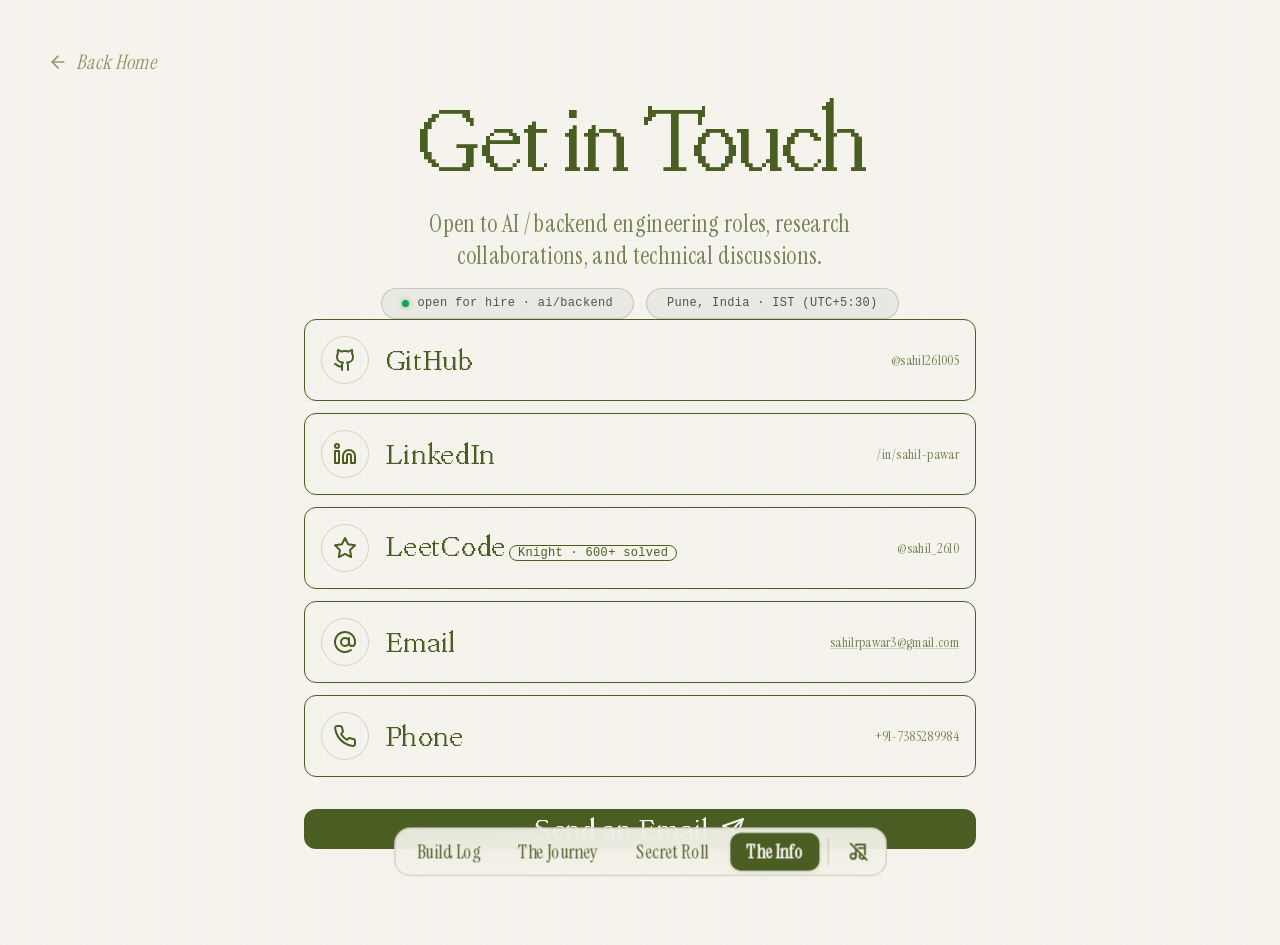
<file: contact/index.html>
<!DOCTYPE html><!--lrc6RVQUKTd6JA8ORGtbK--><html lang="en"><head><meta charSet="utf-8"/><meta name="viewport" content="width=device-width, initial-scale=1"/><link rel="preload" href="/_next/static/media/GeistPixel_Circle.p.e967dc6b.woff2" as="font" crossorigin="" type="font/woff2"/><link rel="preload" href="/_next/static/media/GeistPixel_Grid.p.2192fce6.woff2" as="font" crossorigin="" type="font/woff2"/><link rel="preload" href="/_next/static/media/GeistPixel_Line.p.e7444037.woff2" as="font" crossorigin="" type="font/woff2"/><link rel="preload" href="/_next/static/media/GeistPixel_Square.p.31e87829.woff2" as="font" crossorigin="" type="font/woff2"/><link rel="preload" href="/_next/static/media/GeistPixel_Triangle.p.41e14d68.woff2" as="font" crossorigin="" type="font/woff2"/><link rel="preload" href="/_next/static/media/c825fd02acae0153-s.p.1692d83b.woff2" as="font" crossorigin="" type="font/woff2"/><link rel="preload" href="/_next/static/media/e41d5df559864f9e-s.p.380d09ea.woff2" as="font" crossorigin="" type="font/woff2"/><link rel="preload" href="/_next/static/media/ppmondwest_regular-s.p.316fc172.woff2" as="font" crossorigin="" type="font/woff2"/><link rel="stylesheet" href="/_next/static/chunks/1814b35af1e7d7a6.css" data-precedence="next"/><meta name="next-size-adjust" content=""/><title>Sahil Pawar – AI Engineer / Backend Developer | The Info</title><meta name="description" content="Get in touch with Sahil Pawar – AI Engineer / Backend Developer based in Pune, India."/><link rel="author" href="https://github.com/sahil261005"/><meta name="author" content="Sahil Pawar"/><meta name="keywords" content="Sahil Pawar,AI Engineer,Backend Developer,Python,FastAPI,LangGraph,ChromaDB,Contact"/><meta name="creator" content="Sahil Pawar"/><meta name="publisher" content="Sahil Pawar"/><meta name="robots" content="index, follow"/><meta name="mobile-web-app-capable" content="yes"/><meta name="apple-mobile-web-app-title" content="Harshit Gupta"/><meta name="apple-mobile-web-app-status-bar-style" content="default"/><meta property="og:title" content="Sahil Pawar – AI Engineer / Backend Developer | The Info"/><meta property="og:description" content="Get in touch with Sahil Pawar – AI Engineer / Backend Developer."/><meta property="og:url" content="https://hrsht.me"/><meta property="og:site_name" content="Sahil Pawar"/><meta property="og:locale" content="en_US"/><meta property="og:image" content="https://hrsht.me/images/me/Hrsht.jpeg"/><meta property="og:image:width" content="1200"/><meta property="og:image:height" content="630"/><meta property="og:image:alt" content="Harshit Gupta – Full Stack Engineer"/><meta property="og:type" content="website"/><meta name="twitter:card" content="summary_large_image"/><meta name="twitter:site" content="@hrshtdotme"/><meta name="twitter:creator" content="@hrshtdotme"/><meta name="twitter:title" content="Sahil Pawar – AI Engineer / Backend Developer | The Info"/><meta name="twitter:description" content="Get in touch with Sahil Pawar – AI Engineer / Backend Developer."/><meta name="twitter:image" content="https://hrsht.me/images/me/Hrsht.jpeg"/><link rel="icon" href="/favicon.ico?favicon.4be20880.ico" sizes="32x32" type="image/x-icon"/><script src="/_next/static/chunks/a6dad97d9634a72d.js" noModule=""></script><style>div.fixed.bottom-0 > nav { transform: scale(1.35); transform-origin: bottom center; margin-bottom: 0.5rem; }</style></head><body class="instrument_serif_2c398422-module__pOELkq__variable raleway_da270856-module__URM3QG__variable customfont_5bea27ba-module__lHSsEa__variable geistpixelsquare_cf225766-module__40oJ9a__variable font-serif antialiased tracking-[0.02em] overflow-x-hidden"><div hidden=""><!--$--><!--/$--></div><main class="min-h-screen bg-theme-bg text-theme-brand font-serif selection:bg-theme-text selection:text-theme-bg p-6 py-24 md:p-12 lg:p-24 flex flex-col items-center justify-start md:justify-center relative bg-grid-blue">
  <a class="absolute top-6 left-6 md:top-12 md:left-12 flex items-center gap-2 font-serif italic text-xl opacity-60 hover:opacity-100 transition-opacity z-10" href="/">
    <svg stroke="currentColor" fill="none" stroke-width="2" viewBox="0 0 24 24" stroke-linecap="round" stroke-linejoin="round" class="w-5 h-5" height="1em" width="1em" xmlns="http://www.w3.org/2000/svg">
      <path d="m12 19-7-7 7-7"></path>
      <path d="M19 12H5"></path>
    </svg>Back Home
  </a>
  <div class="max-w-2xl w-full space-y-12">
    <div>
      <div class="text-center space-y-4">
        <h1 class="font-mondwest text-6xl md:text-8xl tracking-tight leading-none">Get in Touch</h1>
        <p class="font-serif text-xl md:text-2xl opacity-75 max-w-lg mx-auto">
          Open to AI / backend engineering roles, research collaborations, and technical discussions.
        </p>
        <div class="flex flex-wrap items-center justify-center gap-3 pt-2">
          <span class="font-mono text-xs" style="display:inline-flex;align-items:center;gap:8px;padding:6px 20px;border-radius:9999px;border:1px solid rgba(44,62,53,0.2);background-color:rgba(44,62,53,0.05);color:rgba(44,62,53,0.85);white-space:nowrap;line-height:1.4;">
            <span class="animate-pulse" style="width:7px;height:7px;border-radius:9999px;background-color:#16a34a;box-shadow:0 0 5px rgba(22,163,74,0.6);flex-shrink:0;display:inline-block;"></span>
            <span>open for hire · ai/backend</span>
          </span>
          <span class="font-mono text-xs" style="display:inline-flex;align-items:center;padding:6px 20px;border-radius:9999px;border:1px solid rgba(44,62,53,0.2);background-color:rgba(44,62,53,0.05);color:rgba(44,62,53,0.85);white-space:nowrap;line-height:1.4;">
            Pune, India · IST (UTC+5:30)
          </span>
        </div>
      </div>
    </div>

    <div class="space-y-4">
      <div class="flex flex-col gap-3">
        
        <!-- GitHub -->
        <a href="https://github.com/sahil261005" class="flex items-center justify-between gap-4 group cursor-pointer hover:bg-theme-brand/5 p-4 rounded-xl border border-theme-text/8 hover:border-theme-brand/20 transition-all w-full" target="_blank" rel="noopener noreferrer">
          <div class="flex items-center gap-4">
            <div class="w-12 h-12 md:w-14 md:h-14 rounded-full border border-theme-brand/20 flex items-center justify-center text-theme-brand group-hover:bg-theme-brand group-hover:text-theme-bg transition-colors">
              <svg stroke="currentColor" fill="none" stroke-width="2" viewBox="0 0 24 24" stroke-linecap="round" stroke-linejoin="round" class="w-6 h-6 md:w-7 md:h-7" height="1em" width="1em" xmlns="http://www.w3.org/2000/svg">
                <path d="M15 22v-4a4.8 4.8 0 0 0-1-3.5c3 0 6-2 6-5.5.08-1.25-.27-2.48-1-3.5.28-1.15.28-2.35 0-3.5 0 0-1 0-3 1.5-2.64-.5-5.36-.5-8 0C6 2 5 2 5 2c-.3 1.15-.3 2.35 0 3.5A5.403 5.403 0 0 0 4 9c0 3.5 3 5.5 6 5.5-.39.49-.68 1.05-.85 1.65-.17.6-.22 1.23-.15 1.85v4"></path>
                <path d="M9 18c-4.51 2-5-2-7-2"></path>
              </svg>
            </div>
            <span class="font-mondwest text-2xl md:text-3xl pt-1">GitHub</span>
          </div>
          <span class="font-serif opacity-75 group-hover:opacity-100 block text-lg font-mono text-sm sm:text-base">@sahil261005</span>
        </a>

        <!-- LinkedIn -->
        <a href="https://www.linkedin.com/in/sahil-pawar-251187357/" class="flex items-center justify-between gap-4 group cursor-pointer hover:bg-theme-brand/5 p-4 rounded-xl border border-theme-text/8 hover:border-theme-brand/20 transition-all w-full" target="_blank" rel="noopener noreferrer">
          <div class="flex items-center gap-4">
            <div class="w-12 h-12 md:w-14 md:h-14 rounded-full border border-theme-brand/20 flex items-center justify-center text-theme-brand group-hover:bg-theme-brand group-hover:text-theme-bg transition-colors">
              <svg stroke="currentColor" fill="none" stroke-width="2" viewBox="0 0 24 24" stroke-linecap="round" stroke-linejoin="round" class="w-6 h-6 md:w-7 md:h-7" height="1em" width="1em" xmlns="http://www.w3.org/2000/svg">
                <path d="M16 8a6 6 0 0 1 6 6v7h-4v-7a2 2 0 0 0-2-2 2 2 0 0 0-2 2v7h-4v-7a6 6 0 0 1 6-6z"></path>
                <rect width="4" height="12" x="2" y="9"></rect>
                <circle cx="4" cy="4" r="2"></circle>
              </svg>
            </div>
            <span class="font-mondwest text-2xl md:text-3xl pt-1">LinkedIn</span>
          </div>
          <span class="font-serif opacity-75 group-hover:opacity-100 block text-lg font-mono text-sm sm:text-base">/in/sahil-pawar</span>
        </a>

        <!-- LeetCode -->
        <a href="https://leetcode.com/u/sahil_2610" class="flex items-center justify-between gap-4 group cursor-pointer hover:bg-theme-brand/5 p-4 rounded-xl border border-theme-text/8 hover:border-theme-brand/20 transition-all w-full" target="_blank" rel="noopener noreferrer">
          <div class="flex items-center gap-4">
            <div class="w-12 h-12 md:w-14 md:h-14 rounded-full border border-theme-brand/20 flex items-center justify-center text-theme-brand group-hover:bg-theme-brand group-hover:text-theme-bg transition-colors">
              <svg stroke="currentColor" fill="none" stroke-width="2" viewBox="0 0 24 24" stroke-linecap="round" stroke-linejoin="round" class="w-6 h-6 md:w-7 md:h-7" height="1em" width="1em" xmlns="http://www.w3.org/2000/svg">
                <polygon points="12 2 15.09 8.26 22 9.27 17 14.14 18.18 21.02 12 17.77 5.82 21.02 7 14.14 2 9.27 8.91 8.26 12 2"></polygon>
              </svg>
            </div>
            <div>
              <span class="font-mondwest text-2xl md:text-3xl pt-1">LeetCode</span>
              <span class="ml-2 font-mono text-xs px-2 py-0.5 rounded-full bg-amber-500/10 text-amber-700 border border-amber-500/20">Knight · 600+ solved</span>
            </div>
          </div>
          <span class="font-serif opacity-75 group-hover:opacity-100 block text-lg font-mono text-sm sm:text-base">@sahil_2610</span>
        </a>

        <!-- Email -->
        <button class="relative group flex items-center justify-between gap-4 cursor-pointer hover:bg-theme-brand/5 p-4 rounded-xl border border-theme-text/8 hover:border-theme-brand/20 transition-all w-full text-left" aria-label="Copy Email">
          <div class="flex items-center gap-4">
            <div class="w-12 h-12 md:w-14 md:h-14 rounded-full border border-theme-brand/20 flex items-center justify-center text-theme-brand group-hover:bg-theme-brand group-hover:text-theme-bg transition-colors">
              <svg stroke="currentColor" fill="none" stroke-width="2" viewBox="0 0 24 24" stroke-linecap="round" stroke-linejoin="round" class="w-6 h-6 md:w-7 md:h-7" height="1em" width="1em" xmlns="http://www.w3.org/2000/svg">
                <circle cx="12" cy="12" r="4"></circle>
                <path d="M16 8v5a3 3 0 0 0 6 0v-1a10 10 0 1 0-4 8"></path>
              </svg>
            </div>
            <span class="font-mondwest text-2xl md:text-3xl pt-1">Email</span>
          </div>
          <span class="font-serif opacity-75 group-hover:opacity-100 block text-lg font-mono text-sm sm:text-base underline decoration-theme-brand/30">sahilrpawar3@gmail.com</span>
        </button>

        <!-- Phone -->
        <a href="tel:+917385289984" class="flex items-center justify-between gap-4 group cursor-pointer hover:bg-theme-brand/5 p-4 rounded-xl border border-theme-text/8 hover:border-theme-brand/20 transition-all w-full">
          <div class="flex items-center gap-4">
            <div class="w-12 h-12 md:w-14 md:h-14 rounded-full border border-theme-brand/20 flex items-center justify-center text-theme-brand group-hover:bg-theme-brand group-hover:text-theme-bg transition-colors">
              <svg stroke="currentColor" fill="none" stroke-width="2" viewBox="0 0 24 24" stroke-linecap="round" stroke-linejoin="round" class="w-6 h-6 md:w-7 md:h-7" height="1em" width="1em" xmlns="http://www.w3.org/2000/svg">
                <path d="M22 16.92v3a2 2 0 0 1-2.18 2 19.79 19.79 0 0 1-8.63-3.07 19.5 19.5 0 0 1-6-6 19.79 19.79 0 0 1-3.07-8.67A2 2 0 0 1 4.11 2h3a2 2 0 0 1 2 1.72 12.84 12.84 0 0 0 .7 2.81 2 2 0 0 1-.45 2.11L8.09 9.91a16 16 0 0 0 6 6l1.27-1.27a2 2 0 0 1 2.11-.45 12.84 12.84 0 0 0 2.81.7A2 2 0 0 1 22 16.92z"></path>
              </svg>
            </div>
            <span class="font-mondwest text-2xl md:text-3xl pt-1">Phone</span>
          </div>
          <span class="font-serif opacity-75 group-hover:opacity-100 block text-lg font-mono text-sm sm:text-base">+91-7385289984</span>
        </a>

      </div>

      <div class="pt-4">
        <a href="mailto:sahilrpawar3@gmail.com" class="flex items-center justify-center gap-3 w-full p-5 bg-theme-brand text-theme-bg rounded-xl hover:bg-theme-brand/90 transition-colors group shadow-md hover:-translate-y-0.5">
          <span class="font-mondwest text-2xl md:text-3xl pt-1">Send an Email</span>
          <svg stroke="currentColor" fill="none" stroke-width="2" viewBox="0 0 24 24" stroke-linecap="round" stroke-linejoin="round" class="w-6 h-6 group-hover:translate-x-1 transition-transform" height="1em" width="1em" xmlns="http://www.w3.org/2000/svg">
            <line x1="22" y1="2" x2="11" y2="13"></line>
            <polygon points="22 2 15 22 11 13 2 9 22 2"></polygon>
          </svg>
        </a>
      </div>
    </div>
  </div>
</main><!--$--><!--/$--><div class="fixed font-serif tracking-[0.02em] bottom-0 left-0 right-0 z-50 flex justify-center p-4 pointer-events-none">
  <nav class="pointer-events-auto flex items-center bg-theme-bg/90 backdrop-blur-lg border border-theme-brand/20 px-1 py-0.25 rounded-xl shadow-[0_4px_32px_0px_var(--color-theme-brand-glow),0_1px_4px_-1px_rgba(0,0,0,0.1)] ">
    <div class="relative flex items-center gap-1">
      <a class="relative z-10 px-3 py-1 rounded-lg text-sm font-medium whitespace-nowrap text-theme-brand hover:text-theme-brand/70 transition-colors" href="/#featured-builds"><span class="relative">Build Log</span></a>
      <a class="relative z-10 px-3 py-1 rounded-lg text-sm font-medium whitespace-nowrap text-theme-brand hover:text-theme-brand/70 transition-colors" href="/#quest-log"><span class="relative">The Journey</span></a>
      <a class="relative z-10 px-3 py-1 rounded-lg text-sm font-medium whitespace-nowrap text-theme-brand hover:text-theme-brand/70 transition-colors" href="/#secret-roll"><span class="relative">Secret Roll</span></a>
      <a class="relative z-10 px-3 py-1 rounded-lg text-sm font-semibold whitespace-nowrap bg-theme-brand text-theme-bg shadow-sm" href="/#contact"><span class="relative">The Info</span></a>
    </div>
    <div class="w-px h-5 bg-theme-brand/20 mx-1.5"></div>
    <button class="w-8 h-8 flex items-center justify-center rounded-lg text-theme-brand hover:bg-theme-brand hover:text-theme-bg transition-all hover:scale-90 active:scale-75 cursor-pointer" aria-label="Unmute music">
      <svg stroke="currentColor" fill="none" stroke-width="2" viewBox="0 0 24 24" stroke-linecap="round" stroke-linejoin="round" class="w-4 h-4 pointer-events-none" height="1em" width="1em" xmlns="http://www.w3.org/2000/svg">
        <path d="M6 17m-3 0a3 3 0 1 0 6 0a3 3 0 1 0 -6 0"></path>
        <path d="M14.42 14.45a3 3 0 1 0 4.138 4.119"></path>
        <path d="M9 17v-8m0 -4v-1h10v11"></path>
        <path d="M12 8h7"></path>
        <path d="M3 3l18 18"></path>
      </svg>
    </button>
  </nav>
</div>
<script>
  document.addEventListener('DOMContentLoaded', () => {
    // Copy email buttons
    const emailButtons = document.querySelectorAll('button[aria-label="Copy Email"]');
    emailButtons.forEach(btn => {
      btn.addEventListener('click', () => {
        navigator.clipboard.writeText('sahilrpawar3@gmail.com');
        alert('Email copied to clipboard: sahilrpawar3@gmail.com');
      });
    });

    // Music button toggle
    const audio = new Audio('/music/hrsht.ogg');
    audio.loop = true;
    let isPlaying = false;
    const musicBtn = document.querySelector('button[aria-label="Unmute music"]');
    if (musicBtn) {
      musicBtn.addEventListener('click', () => {
        if (isPlaying) {
          audio.pause();
          isPlaying = false;
          musicBtn.setAttribute('aria-label', 'Unmute music');
          musicBtn.classList.remove('text-green-500');
        } else {
          audio.play().then(() => {
            isPlaying = true;
            musicBtn.setAttribute('aria-label', 'Mute music');
            musicBtn.classList.add('text-green-500');
          }).catch(e => console.log('Audio autoplay prevented:', e));
        }
      });
    }
  });
</script>
</body>
</html>
</file>
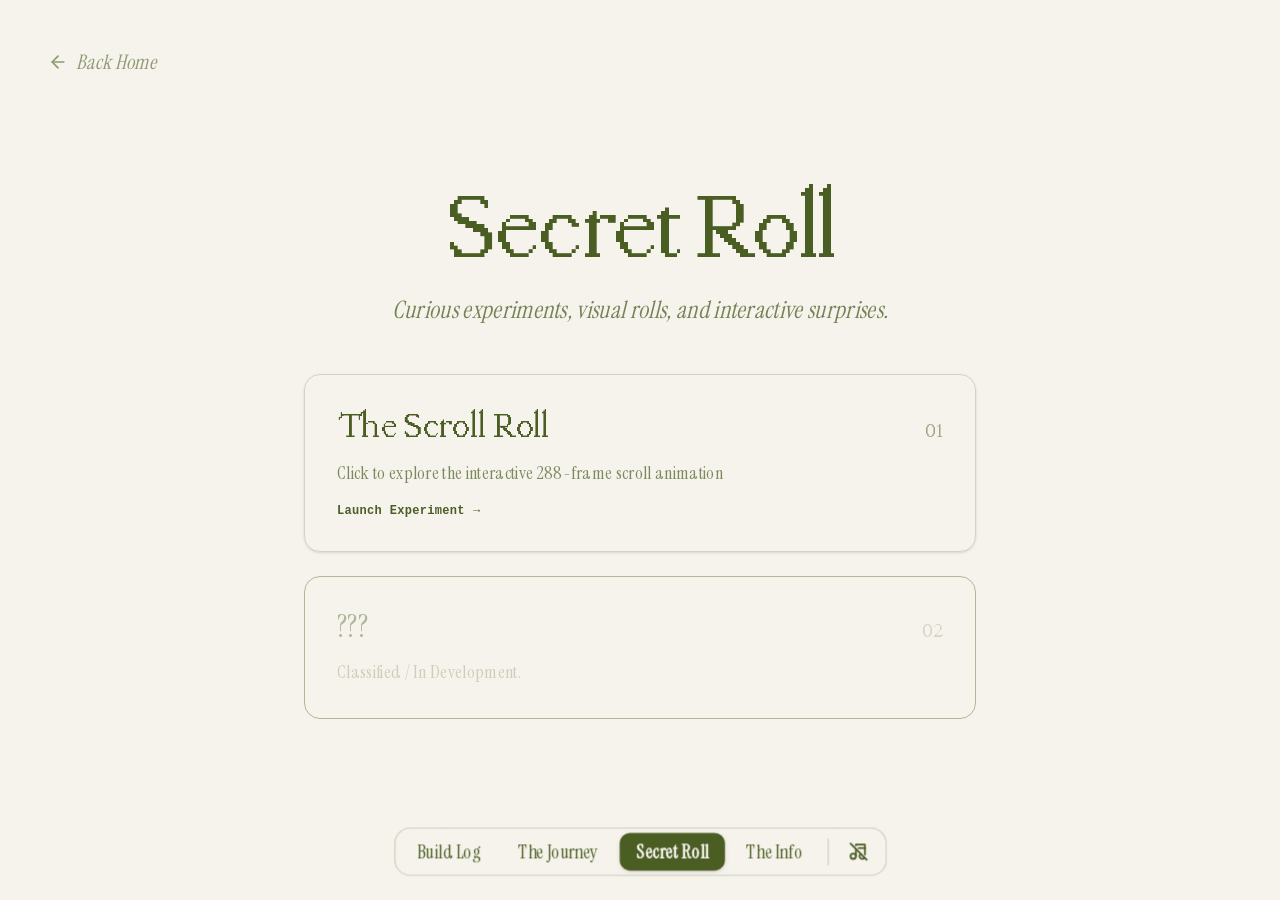
<file: easter-egg/index.html>
<!DOCTYPE html>
<html lang="en">
<head>
  <meta charset="utf-8"/>
  <meta name="viewport" content="width=device-width, initial-scale=1"/>
  <link rel="preload" href="/_next/static/media/GeistPixel_Circle.p.e967dc6b.woff2" as="font" crossorigin="" type="font/woff2"/>
  <link rel="preload" href="/_next/static/media/GeistPixel_Grid.p.2192fce6.woff2" as="font" crossorigin="" type="font/woff2"/>
  <link rel="preload" href="/_next/static/media/GeistPixel_Line.p.e7444037.woff2" as="font" crossorigin="" type="font/woff2"/>
  <link rel="preload" href="/_next/static/media/GeistPixel_Square.p.31e87829.woff2" as="font" crossorigin="" type="font/woff2"/>
  <link rel="preload" href="/_next/static/media/GeistPixel_Triangle.p.41e14d68.woff2" as="font" crossorigin="" type="font/woff2"/>
  <link rel="preload" href="/_next/static/media/c825fd02acae0153-s.p.1692d83b.woff2" as="font" crossorigin="" type="font/woff2"/>
  <link rel="preload" href="/_next/static/media/e41d5df559864f9e-s.p.380d09ea.woff2" as="font" crossorigin="" type="font/woff2"/>
  <link rel="preload" href="/_next/static/media/ppmondwest_regular-s.p.316fc172.woff2" as="font" crossorigin="" type="font/woff2"/>
  <link rel="stylesheet" href="/_next/static/chunks/1814b35af1e7d7a6.css"/>
  <title>Sahil Pawar – AI Engineer / Backend Developer | Secret Roll</title>
  <meta name="description" content="Interactive visual experiment and easter egg by Sahil Pawar."/>
  <link rel="author" href="https://github.com/sahil261005"/>
  <meta name="author" content="Sahil Pawar"/>
  <meta name="keywords" content="Sahil Pawar,AI Engineer,Backend Developer,Secret Roll,Scroll Roll"/>
  <meta name="creator" content="Sahil Pawar"/>
  <meta name="publisher" content="Sahil Pawar"/>
  <meta name="robots" content="index, follow"/>
  <meta property="og:title" content="Sahil Pawar – AI Engineer / Backend Developer | Secret Roll"/>
  <meta property="og:description" content="Interactive visual experiment and easter egg by Sahil Pawar."/>
  <meta property="og:site_name" content="Sahil Pawar"/>
  <link rel="icon" href="/favicon.ico" sizes="32x32" type="image/x-icon"/>
<style>div.fixed.bottom-0 > nav { transform: scale(1.35); transform-origin: bottom center; margin-bottom: 0.5rem; }</style></head>
<body class="instrument_serif_2c398422-module__pOELkq__variable raleway_da270856-module__URM3QG__variable customfont_5bea27ba-module__lHSsEa__variable geistpixelsquare_cf225766-module__40oJ9a__variable font-serif antialiased tracking-[0.02em] overflow-x-hidden">

<main class="min-h-screen flex flex-col items-center justify-center p-8 bg-theme-bg text-theme-brand relative">
  <a class="absolute top-6 left-6 md:top-12 md:left-12 flex items-center gap-2 font-serif italic text-xl opacity-60 hover:opacity-100 transition-opacity z-10" href="/">
    <svg stroke="currentColor" fill="none" stroke-width="2" viewBox="0 0 24 24" stroke-linecap="round" stroke-linejoin="round" class="w-5 h-5" height="1em" width="1em" xmlns="http://www.w3.org/2000/svg">
      <path d="m12 19-7-7 7-7"></path>
      <path d="M19 12H5"></path>
    </svg>Back Home
  </a>

  <div class="w-full flex flex-col items-center max-w-2xl">
    <div class="text-center mb-12">
      <h1 class="font-mondwest text-6xl md:text-8xl tracking-tight mb-4">Secret Roll</h1>
      <p class="font-serif italic text-xl md:text-2xl opacity-75">Curious experiments, visual rolls, and interactive surprises.</p>
    </div>

    <div class="grid grid-cols-1 gap-6 w-full">
      <div class="w-full">
        <a class="group block border border-theme-brand/20 p-8 hover:bg-theme-brand/5 hover:border-theme-brand/40 transition-all rounded-2xl w-full shadow-sm hover:-translate-y-1" href="/easter-egg/hand">
          <div class="flex justify-between items-baseline mb-3">
            <h2 class="text-3xl md:text-4xl font-mondwest transition-all group-hover:text-theme-brand">The Scroll Roll</h2>
            <span class="font-mondwest text-xl opacity-50 group-hover:italic transition-all group-hover:text-theme-brand">01</span>
          </div>
          <p class="opacity-70 font-serif text-lg transition-all">Click to explore the interactive 288-frame scroll animation</p>
          <div class="mt-4 flex items-center gap-2 text-xs font-mono text-theme-brand font-semibold group-hover:translate-x-1 transition-transform">
            <span>Launch Experiment</span>
            <span>→</span>
          </div>
        </a>
      </div>

      <div class="w-full">
        <div class="border border-theme-brand/10 p-8 rounded-2xl opacity-40 cursor-not-allowed w-full bg-theme-text/2">
          <div class="flex justify-between items-baseline mb-3">
            <h2 class="text-3xl font-serif">???</h2>
            <span class="font-mondwest text-xl opacity-50">02</span>
          </div>
          <p class="opacity-60 font-serif text-lg">Classified / In Development.</p>
        </div>
      </div>
    </div>
  </div>
</main>

<!-- Floating Nav Bar -->
<div class="fixed font-serif tracking-[0.02em] bottom-0 left-0 right-0 z-50 flex justify-center p-4 pointer-events-none">
  <nav class="pointer-events-auto flex items-center bg-theme-bg/90 backdrop-blur-lg border border-theme-brand/20 px-1 py-0.25 rounded-xl shadow-[0_4px_32px_0px_var(--color-theme-brand-glow),0_1px_4px_-1px_rgba(0,0,0,0.1)] ">
    <div class="relative flex items-center gap-1">
      <a class="relative z-10 px-3 py-1 rounded-lg text-sm font-medium whitespace-nowrap text-theme-brand hover:text-theme-brand/70 transition-colors" href="/#featured-builds"><span class="relative">Build Log</span></a>
      <a class="relative z-10 px-3 py-1 rounded-lg text-sm font-medium whitespace-nowrap text-theme-brand hover:text-theme-brand/70 transition-colors" href="/#quest-log"><span class="relative">The Journey</span></a>
      <a class="relative z-10 px-3 py-1 rounded-lg text-sm font-semibold whitespace-nowrap bg-theme-brand text-theme-bg shadow-sm" href="/#secret-roll"><span class="relative">Secret Roll</span></a>
      <a class="relative z-10 px-3 py-1 rounded-lg text-sm font-medium whitespace-nowrap text-theme-brand hover:text-theme-brand/70 transition-colors" href="/#contact"><span class="relative">The Info</span></a>
    </div>
    <div class="w-px h-5 bg-theme-brand/20 mx-1.5"></div>
    <button class="w-8 h-8 flex items-center justify-center rounded-lg text-theme-brand hover:bg-theme-brand hover:text-theme-bg transition-all hover:scale-90 active:scale-75 cursor-pointer" aria-label="Unmute music">
      <svg stroke="currentColor" fill="none" stroke-width="2" viewBox="0 0 24 24" stroke-linecap="round" stroke-linejoin="round" class="w-4 h-4 pointer-events-none" height="1em" width="1em" xmlns="http://www.w3.org/2000/svg">
        <path d="M6 17m-3 0a3 3 0 1 0 6 0a3 3 0 1 0 -6 0"></path>
        <path d="M14.42 14.45a3 3 0 1 0 4.138 4.119"></path>
        <path d="M9 17v-8m0 -4v-1h10v11"></path>
        <path d="M12 8h7"></path>
        <path d="M3 3l18 18"></path>
      </svg>
    </button>
  </nav>
</div>

<script>
  document.addEventListener('DOMContentLoaded', () => {
    // Music button toggle
    const audio = new Audio('/music/hrsht.ogg');
    audio.loop = true;
    let isPlaying = false;
    const musicBtn = document.querySelector('button[aria-label="Unmute music"]');
    if (musicBtn) {
      musicBtn.addEventListener('click', () => {
        if (isPlaying) {
          audio.pause();
          isPlaying = false;
          musicBtn.setAttribute('aria-label', 'Unmute music');
          musicBtn.classList.remove('text-green-500');
        } else {
          audio.play().then(() => {
            isPlaying = true;
            musicBtn.setAttribute('aria-label', 'Mute music');
            musicBtn.classList.add('text-green-500');
          }).catch(e => console.log('Audio autoplay prevented:', e));
        }
      });
    }
  });
</script>
</body>
</html>
</file>
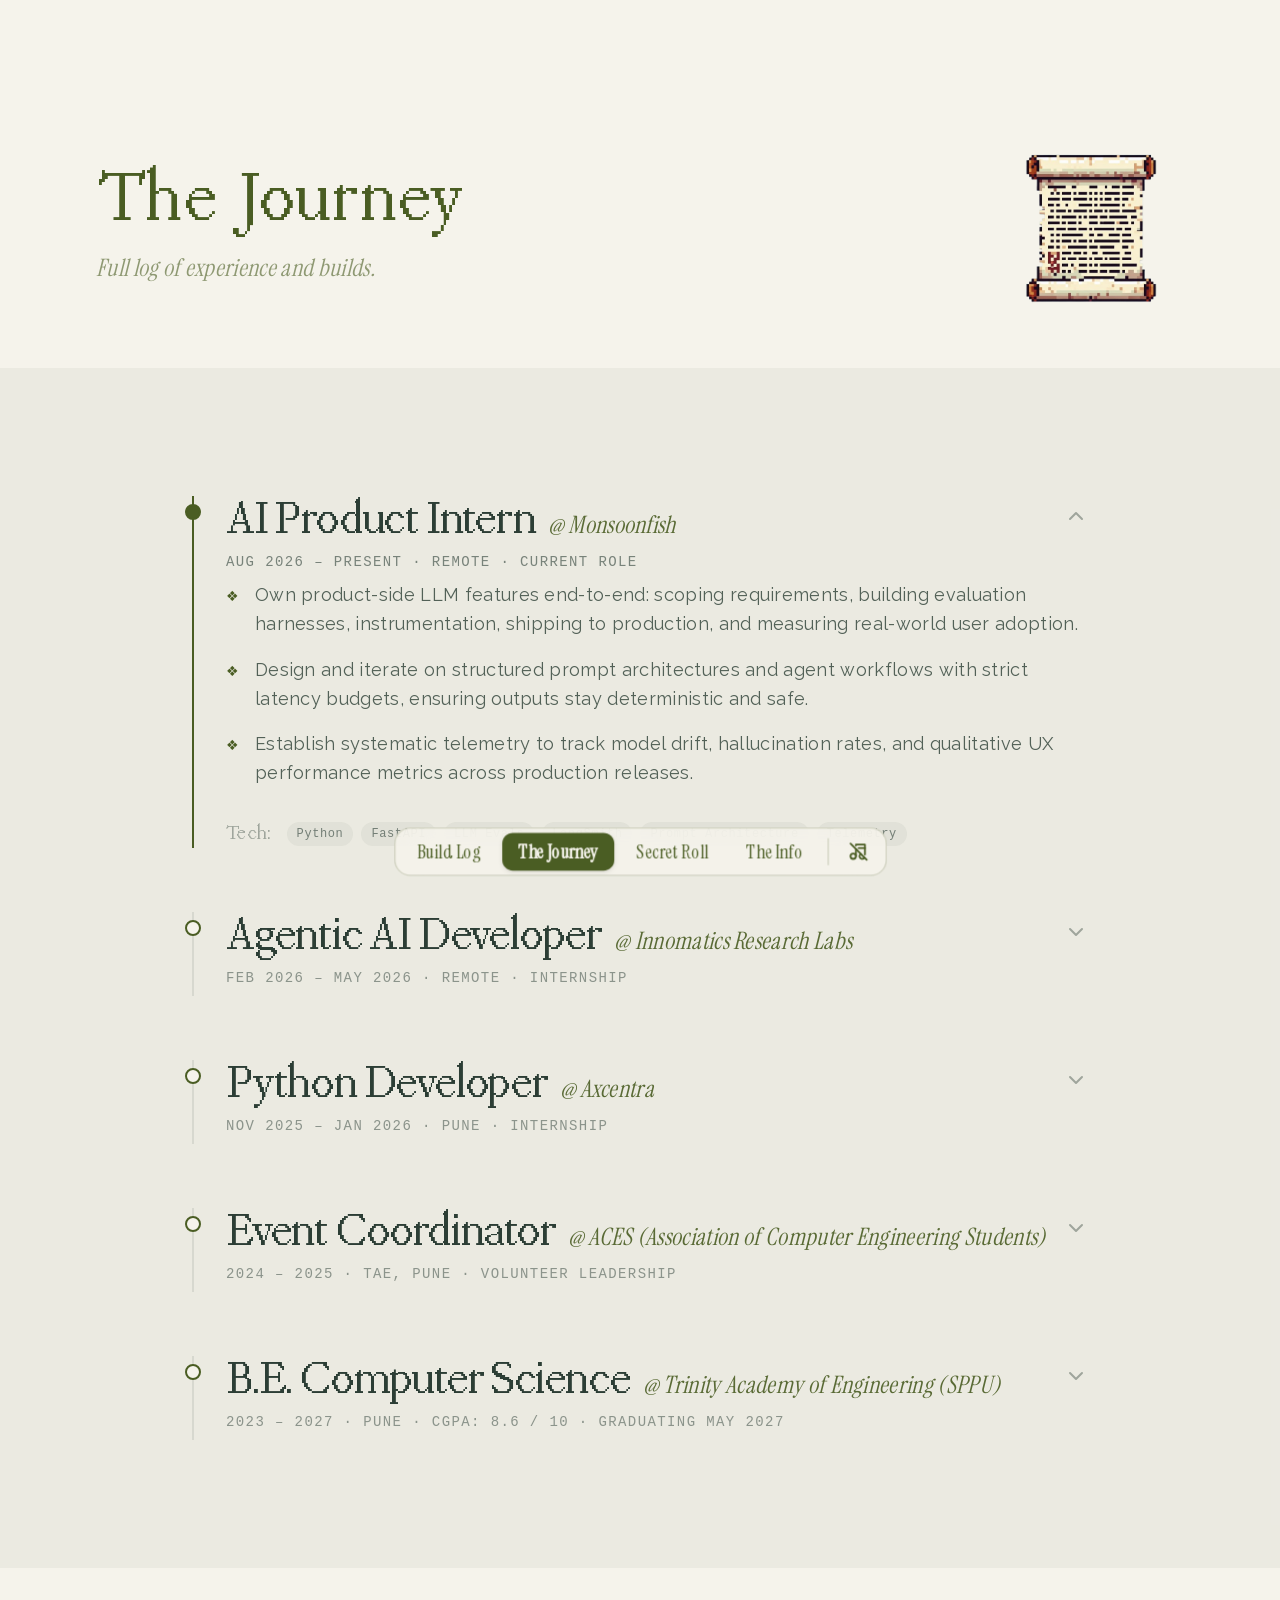
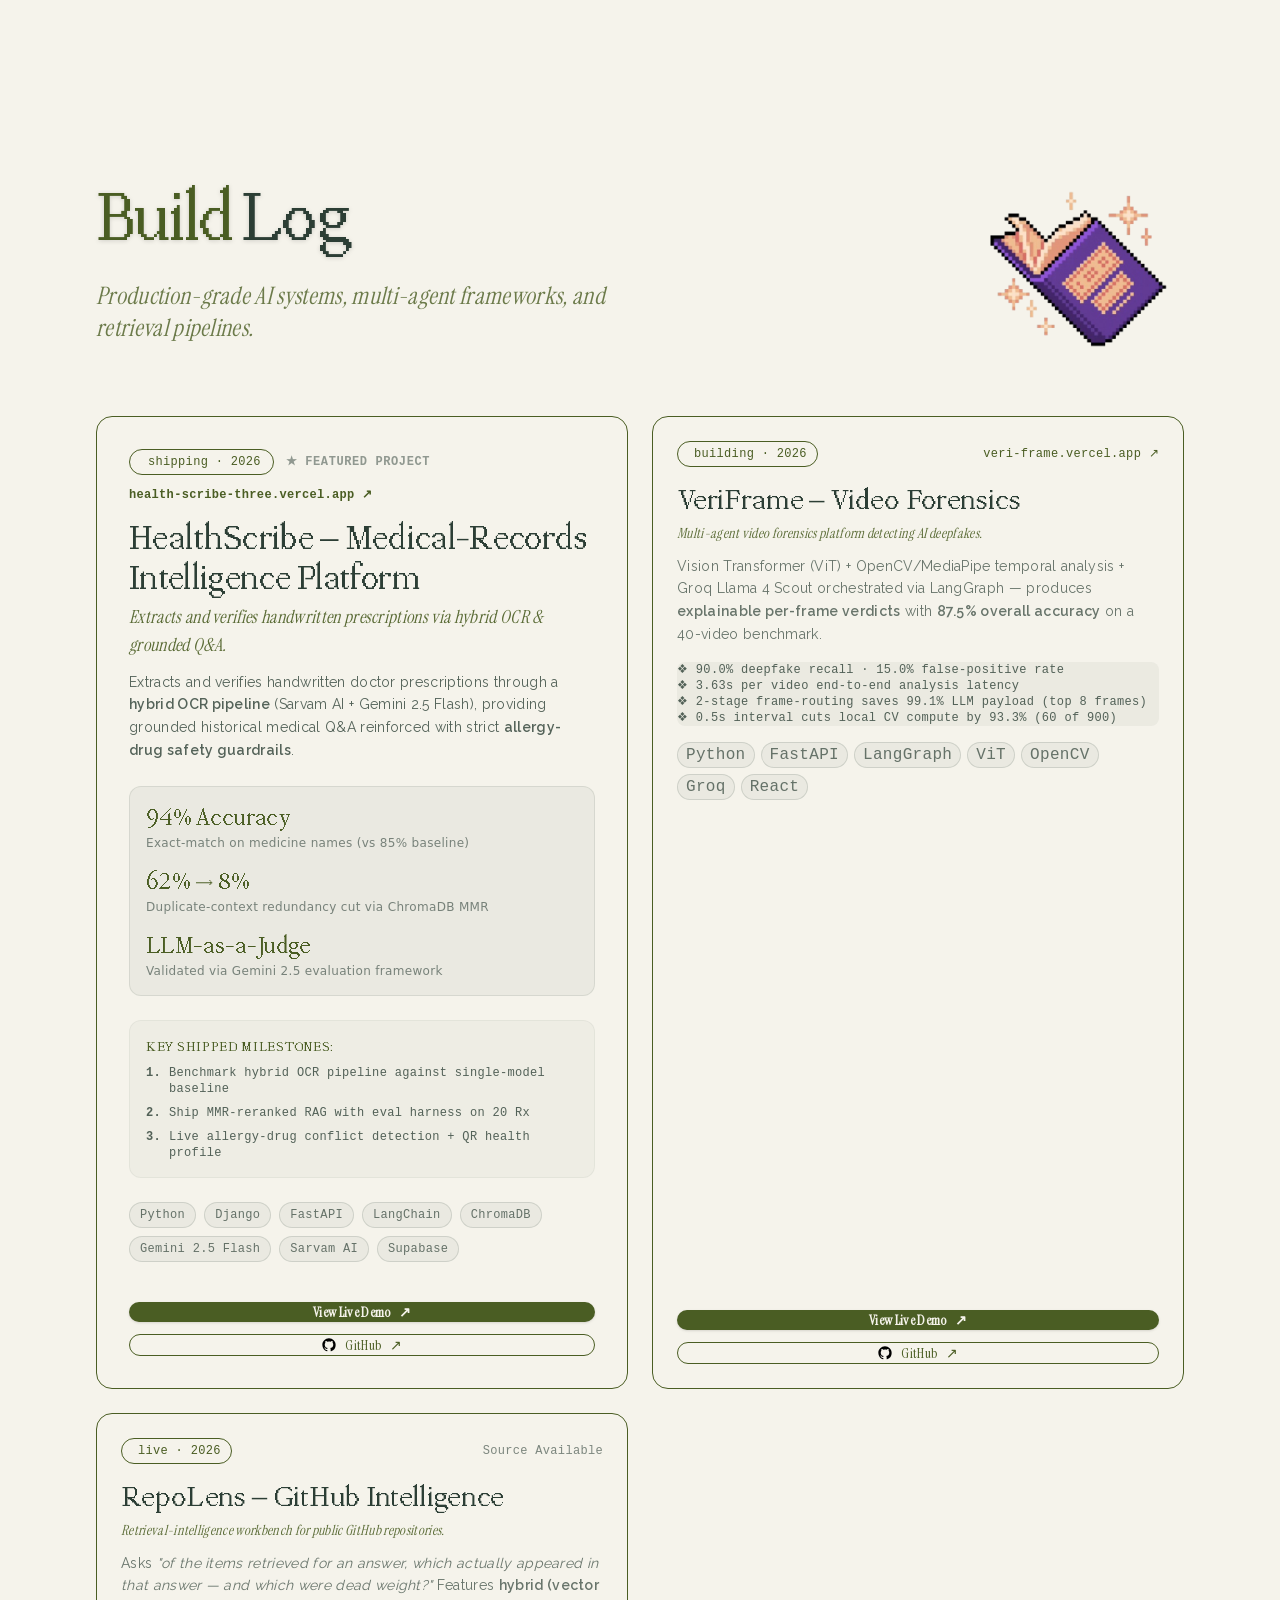
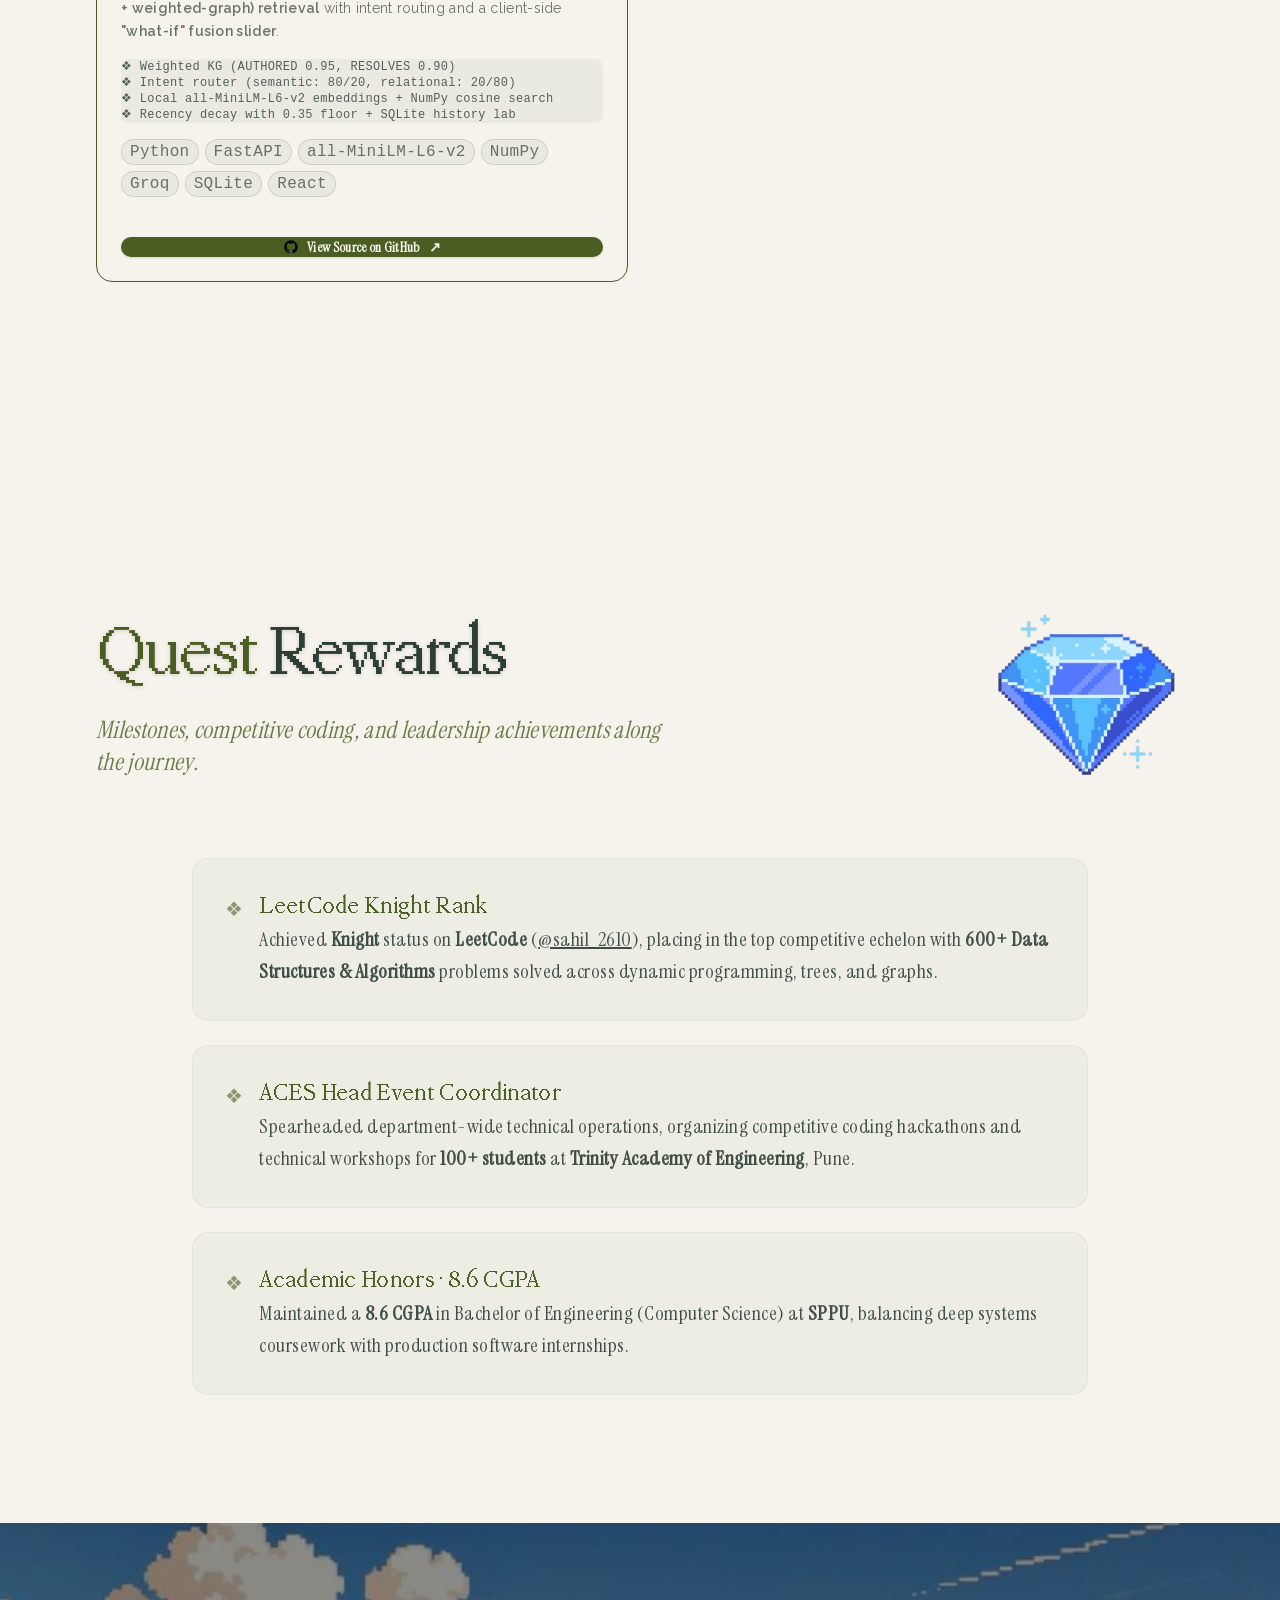
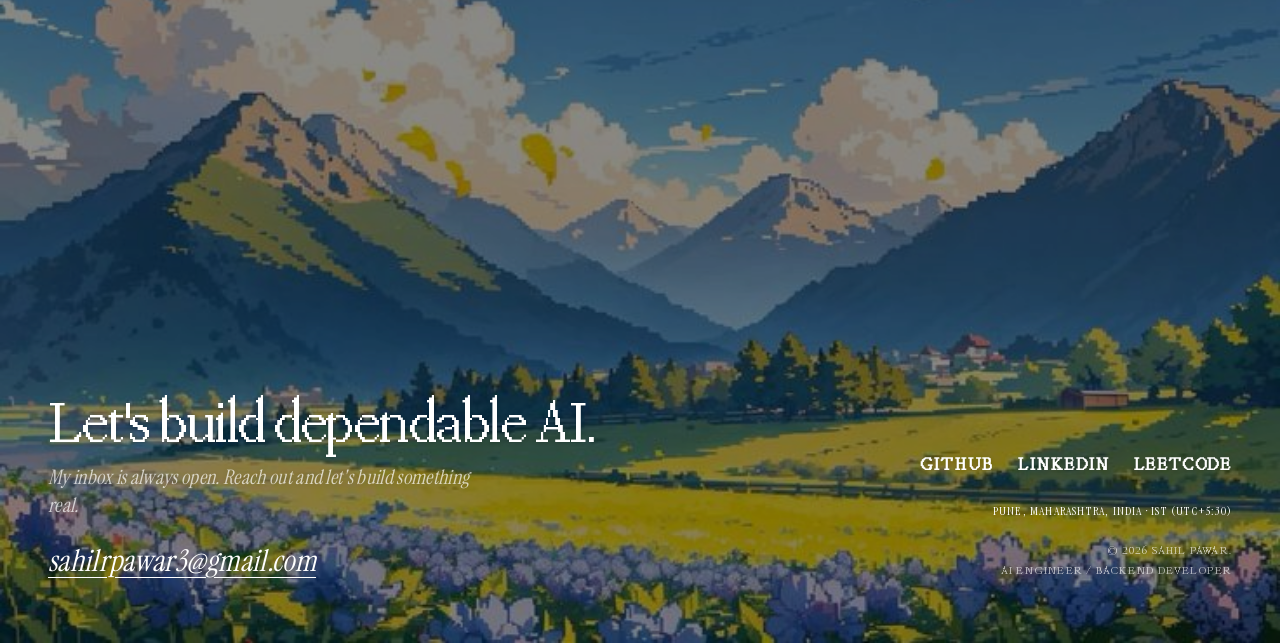
<file: work-summary/index.html>
<!DOCTYPE html><!--lrc6RVQUKTd6JA8ORGtbK--><html lang="en"><head><meta charSet="utf-8"/><meta name="viewport" content="width=device-width, initial-scale=1"/><link rel="preload" href="/_next/static/media/GeistPixel_Circle.p.e967dc6b.woff2" as="font" crossorigin="" type="font/woff2"/><link rel="preload" href="/_next/static/media/GeistPixel_Grid.p.2192fce6.woff2" as="font" crossorigin="" type="font/woff2"/><link rel="preload" href="/_next/static/media/GeistPixel_Line.p.e7444037.woff2" as="font" crossorigin="" type="font/woff2"/><link rel="preload" href="/_next/static/media/GeistPixel_Square.p.31e87829.woff2" as="font" crossorigin="" type="font/woff2"/><link rel="preload" href="/_next/static/media/GeistPixel_Triangle.p.41e14d68.woff2" as="font" crossorigin="" type="font/woff2"/><link rel="preload" href="/_next/static/media/c825fd02acae0153-s.p.1692d83b.woff2" as="font" crossorigin="" type="font/woff2"/><link rel="preload" href="/_next/static/media/e41d5df559864f9e-s.p.380d09ea.woff2" as="font" crossorigin="" type="font/woff2"/><link rel="preload" href="/_next/static/media/ppmondwest_regular-s.p.316fc172.woff2" as="font" crossorigin="" type="font/woff2"/><link rel="preload" as="image" href="/images/assets/Book.png"/><link rel="preload" as="image" href="/images/assets/Diamond.png"/><link rel="stylesheet" href="/_next/static/chunks/1814b35af1e7d7a6.css" data-precedence="next"/><meta name="next-size-adjust" content=""/><title>Sahil Pawar – AI Engineer / Backend Developer | The Journey</title><meta name="description" content="Full log of experience, production AI systems, and retrieval pipelines by Sahil Pawar."/><link rel="author" href="https://github.com/sahil261005"/><meta name="author" content="Sahil Pawar"/><meta name="keywords" content="Sahil Pawar,AI Engineer,Backend Developer,Python,FastAPI,LangGraph,ChromaDB,RAG,Django,SPPU"/><meta name="creator" content="Sahil Pawar"/><meta name="publisher" content="Sahil Pawar"/><meta name="robots" content="index, follow"/><meta name="mobile-web-app-capable" content="yes"/><meta name="apple-mobile-web-app-title" content="Harshit Gupta"/><meta name="apple-mobile-web-app-status-bar-style" content="default"/><meta property="og:title" content="Sahil Pawar – AI Engineer / Backend Developer | The Journey"/><meta property="og:description" content="Full log of experience, production AI systems, and retrieval pipelines by Sahil Pawar."/><meta property="og:url" content="https://hrsht.me"/><meta property="og:site_name" content="Sahil Pawar"/><meta property="og:locale" content="en_US"/><meta property="og:image" content="https://hrsht.me/images/me/Hrsht.jpeg"/><meta property="og:image:width" content="1200"/><meta property="og:image:height" content="630"/><meta property="og:image:alt" content="Harshit Gupta – Full Stack Engineer"/><meta property="og:type" content="website"/><meta name="twitter:card" content="summary_large_image"/><meta name="twitter:site" content="@hrshtdotme"/><meta name="twitter:creator" content="@hrshtdotme"/><meta name="twitter:title" content="Sahil Pawar – AI Engineer / Backend Developer | The Journey"/><meta name="twitter:description" content="Full log of experience, production AI systems, and retrieval pipelines by Sahil Pawar."/><meta name="twitter:image" content="https://hrsht.me/images/me/Hrsht.jpeg"/><link rel="icon" href="/favicon.ico?favicon.4be20880.ico" sizes="32x32" type="image/x-icon"/><script src="/_next/static/chunks/a6dad97d9634a72d.js" noModule=""></script><style>div.fixed.bottom-0 > nav { transform: scale(1.35); transform-origin: bottom center; margin-bottom: 0.5rem; }</style></head><body class="instrument_serif_2c398422-module__pOELkq__variable raleway_da270856-module__URM3QG__variable customfont_5bea27ba-module__lHSsEa__variable geistpixelsquare_cf225766-module__40oJ9a__variable font-serif antialiased tracking-[0.02em] overflow-x-hidden"><div hidden=""><!--$--><!--/$--></div><main class="min-h-screen bg-theme-bg text-theme-brand font-serif selection:bg-theme-text selection:text-theme-bg pt-32"><div class="container mx-auto px-6 md:px-12 lg:px-24 mb-12"><div class="" ><div class="flex items-center justify-between"><div><h1 class="text-5xl md:text-7xl mb-4 font-mondwest">The Journey</h1><p class="font-serif italic text-xl md:text-2xl opacity-60">Full log of experience and builds.</p></div><div class="relative w-32 h-32 md:w-48 md:h-48 animate-float shrink-0"><img alt="Quest" loading="lazy" decoding="async" data-nimg="fill" class="object-contain" style="position:absolute;height:100%;width:100%;left:0;top:0;right:0;bottom:0;color:transparent" src="/images/assets/Quest.png"/></div></div></div></div><section class="py-32 px-6 md:px-12 lg:px-24 bg-theme-text/5 relative overflow-hidden">
  <div class="max-w-6xl mx-auto flex flex-col items-center">
    <div class="w-full max-w-4xl flex flex-col gap-8 md:gap-16">
      
      <!-- 1. Monsoonfish -->
      <div class="" >
        <div class="relative pl-0 md:pl-8 border-l-0 md:border-l-2 border-theme-brand/40">
          <div class="hidden md:block absolute -left-[9px] top-2 w-4 h-4 rounded-full bg-theme-brand border-2 border-theme-bg"></div>
          <button class="w-full text-left mb-2 group cursor-pointer" aria-expanded="true">
            <div class="flex items-start justify-between gap-4">
              <div>
                <h3 class="flex flex-wrap items-baseline gap-x-3 gap-y-1 mb-2">
                  <span class="font-mondwest text-3xl md:text-5xl text-theme-text tracking-tight">AI Product Intern</span>
                  <span class="font-serif italic text-xl md:text-2xl text-theme-brand opacity-90">@ Monsoonfish</span>
                </h3>
                <p class="font-mono text-sm tracking-widest uppercase text-theme-text/60">
                  Aug 2026 – Present · Remote · Current Role
                </p>
              </div>
              <svg stroke="currentColor" fill="none" stroke-width="2" viewBox="0 0 24 24" stroke-linecap="round" stroke-linejoin="round" class="w-6 h-6 mt-2 text-theme-text/40 shrink-0 transition-transform duration-300 rotate-180" height="1em" width="1em" xmlns="http://www.w3.org/2000/svg">
                <path d="m6 9 6 6 6-6"></path>
              </svg>
            </div>
          </button>
          <div class="grid transition-all duration-300 ease-in-out grid-rows-[1fr] opacity-100">
            <div class="overflow-hidden">
              <ul class="space-y-4 mb-8">
                <li class="flex gap-4 items-start font-raleway text-sm md:text-lg leading-relaxed text-theme-text/80">
                  <span class="text-theme-brand font-sans mt-1.5 text-sm shrink-0">❖</span>
                  <span>Own product-side LLM features end-to-end: scoping requirements, building evaluation harnesses, instrumentation, shipping to production, and measuring real-world user adoption.</span>
                </li>
                <li class="flex gap-4 items-start font-raleway text-sm md:text-lg leading-relaxed text-theme-text/80">
                  <span class="text-theme-brand font-sans mt-1.5 text-sm shrink-0">❖</span>
                  <span>Design and iterate on structured prompt architectures and agent workflows with strict latency budgets, ensuring outputs stay deterministic and safe.</span>
                </li>
                <li class="flex gap-4 items-start font-raleway text-sm md:text-lg leading-relaxed text-theme-text/80">
                  <span class="text-theme-brand font-sans mt-1.5 text-sm shrink-0">❖</span>
                  <span>Establish systematic telemetry to track model drift, hallucination rates, and qualitative UX performance metrics across production releases.</span>
                </li>
              </ul>
              <div class="flex flex-wrap items-center gap-2 mt-2">
                <span class="font-mondwest text-xl text-theme-text/40 mr-2 flex items-center">Tech:</span>
                <span class="text-xs font-mono tracking-wider px-2.5 py-1 rounded-full bg-theme-text/5 text-theme-text/60 whitespace-nowrap cursor-default">Python</span>
                <span class="text-xs font-mono tracking-wider px-2.5 py-1 rounded-full bg-theme-text/5 text-theme-text/60 whitespace-nowrap cursor-default">FastAPI</span>
                <span class="text-xs font-mono tracking-wider px-2.5 py-1 rounded-full bg-theme-text/5 text-theme-text/60 whitespace-nowrap cursor-default">LLM Evals</span>
                <span class="text-xs font-mono tracking-wider px-2.5 py-1 rounded-full bg-theme-text/5 text-theme-text/60 whitespace-nowrap cursor-default">LangSmith</span>
                <span class="text-xs font-mono tracking-wider px-2.5 py-1 rounded-full bg-theme-text/5 text-theme-text/60 whitespace-nowrap cursor-default">Prompt Architecture</span>
                <span class="text-xs font-mono tracking-wider px-2.5 py-1 rounded-full bg-theme-text/5 text-theme-text/60 whitespace-nowrap cursor-default">Telemetry</span>
              </div>
            </div>
          </div>
        </div>
      </div>

      <!-- 2. Innomatics Research Labs -->
      <div class="" >
        <div class="relative pl-0 md:pl-8 border-l-0 md:border-l-2 border-theme-text/10">
          <div class="hidden md:block absolute -left-[9px] top-2 w-4 h-4 rounded-full bg-theme-bg border-2 border-theme-brand"></div>
          <button class="w-full text-left mb-2 group cursor-pointer" aria-expanded="false">
            <div class="flex items-start justify-between gap-4">
              <div>
                <h3 class="flex flex-wrap items-baseline gap-x-3 gap-y-1 mb-2">
                  <span class="font-mondwest text-3xl md:text-5xl text-theme-text tracking-tight">Agentic AI Developer</span>
                  <span class="font-serif italic text-xl md:text-2xl text-theme-brand opacity-90">@ <a href="https://innomatics.in" target="_blank" rel="noopener noreferrer" class="hover:underline">Innomatics Research Labs</a></span>
                </h3>
                <p class="font-mono text-sm tracking-widest uppercase text-theme-text/50">
                  Feb 2026 – May 2026 · Remote · Internship
                </p>
              </div>
              <svg stroke="currentColor" fill="none" stroke-width="2" viewBox="0 0 24 24" stroke-linecap="round" stroke-linejoin="round" class="w-6 h-6 mt-2 text-theme-text/40 shrink-0 transition-transform duration-300" height="1em" width="1em" xmlns="http://www.w3.org/2000/svg">
                <path d="m6 9 6 6 6-6"></path>
              </svg>
            </div>
          </button>
          <div class="grid transition-all duration-300 ease-in-out grid-rows-[0fr] opacity-0">
            <div class="overflow-hidden">
              <ul class="space-y-4 mb-8">
                <li class="flex gap-4 items-start font-raleway text-sm md:text-lg leading-relaxed text-theme-text/80">
                  <span class="text-theme-brand/60 font-sans mt-1.5 text-sm shrink-0">❖</span>
                  <span>Architected multi-agent RAG pipelines using <strong>LangGraph</strong> and <strong>ChromaDB</strong>, integrating dynamic query routing and state persistence.</span>
                </li>
                <li class="flex gap-4 items-start font-raleway text-sm md:text-lg leading-relaxed text-theme-text/80">
                  <span class="text-theme-brand/60 font-sans mt-1.5 text-sm shrink-0">❖</span>
                  <span>Engineered high-throughput <strong>FastAPI</strong> microservices backed by <strong>SQLAlchemy</strong> with explicit row-level locking to guarantee safe concurrent state updates during agent execution.</span>
                </li>
                <li class="flex gap-4 items-start font-raleway text-sm md:text-lg leading-relaxed text-theme-text/80">
                  <span class="text-theme-brand/60 font-sans mt-1.5 text-sm shrink-0">❖</span>
                  <span>Designed a 0.5-confidence <strong>Human-in-the-Loop (HITL) fail-safe</strong> mechanism that intercepts low-confidence model decisions and routes them to a human review queue.</span>
                </li>
                <li class="flex gap-4 items-start font-raleway text-sm md:text-lg leading-relaxed text-theme-text/80">
                  <span class="text-theme-brand/60 font-sans mt-1.5 text-sm shrink-0">❖</span>
                  <span>Implemented cross-encoder reranking and automated <strong>LLM-as-a-Judge</strong> test harnesses to evaluate retrieval precision and response faithfulness.</span>
                </li>
              </ul>
              <div class="flex flex-wrap items-center gap-2 mt-2">
                <span class="font-mondwest text-xl text-theme-text/40 mr-2 flex items-center">Tech:</span>
                <span class="text-xs font-mono tracking-wider px-2.5 py-1 rounded-full bg-theme-text/5 text-theme-text/60 whitespace-nowrap cursor-default">Python</span>
                <span class="text-xs font-mono tracking-wider px-2.5 py-1 rounded-full bg-theme-text/5 text-theme-text/60 whitespace-nowrap cursor-default">FastAPI</span>
                <span class="text-xs font-mono tracking-wider px-2.5 py-1 rounded-full bg-theme-text/5 text-theme-text/60 whitespace-nowrap cursor-default">LangGraph</span>
                <span class="text-xs font-mono tracking-wider px-2.5 py-1 rounded-full bg-theme-text/5 text-theme-text/60 whitespace-nowrap cursor-default">ChromaDB</span>
                <span class="text-xs font-mono tracking-wider px-2.5 py-1 rounded-full bg-theme-text/5 text-theme-text/60 whitespace-nowrap cursor-default">SQLAlchemy</span>
                <span class="text-xs font-mono tracking-wider px-2.5 py-1 rounded-full bg-theme-text/5 text-theme-text/60 whitespace-nowrap cursor-default">MMR Retrieval</span>
                <span class="text-xs font-mono tracking-wider px-2.5 py-1 rounded-full bg-theme-text/5 text-theme-text/60 whitespace-nowrap cursor-default">HITL</span>
                <span class="text-xs font-mono tracking-wider px-2.5 py-1 rounded-full bg-theme-text/5 text-theme-text/60 whitespace-nowrap cursor-default">Docker</span>
              </div>
            </div>
          </div>
        </div>
      </div>

      <!-- 3. Axcentra -->
      <div class="" >
        <div class="relative pl-0 md:pl-8 border-l-0 md:border-l-2 border-theme-text/10">
          <div class="hidden md:block absolute -left-[9px] top-2 w-4 h-4 rounded-full bg-theme-bg border-2 border-theme-brand"></div>
          <button class="w-full text-left mb-2 group cursor-pointer" aria-expanded="false">
            <div class="flex items-start justify-between gap-4">
              <div>
                <h3 class="flex flex-wrap items-baseline gap-x-3 gap-y-1 mb-2">
                  <span class="font-mondwest text-3xl md:text-5xl text-theme-text tracking-tight">Python Developer</span>
                  <span class="font-serif italic text-xl md:text-2xl text-theme-brand opacity-90">@ Axcentra</span>
                </h3>
                <p class="font-mono text-sm tracking-widest uppercase text-theme-text/50">
                  Nov 2025 – Jan 2026 · Pune · Internship
                </p>
              </div>
              <svg stroke="currentColor" fill="none" stroke-width="2" viewBox="0 0 24 24" stroke-linecap="round" stroke-linejoin="round" class="w-6 h-6 mt-2 text-theme-text/40 shrink-0 transition-transform duration-300" height="1em" width="1em" xmlns="http://www.w3.org/2000/svg">
                <path d="m6 9 6 6 6-6"></path>
              </svg>
            </div>
          </button>
          <div class="grid transition-all duration-300 ease-in-out grid-rows-[0fr] opacity-0">
            <div class="overflow-hidden">
              <ul class="space-y-4 mb-8">
                <li class="flex gap-4 items-start font-raleway text-sm md:text-lg leading-relaxed text-theme-text/80">
                  <span class="text-theme-brand/60 font-sans mt-1.5 text-sm shrink-0">❖</span>
                  <span>Developed and maintained RESTful APIs using <strong>Django and Django REST Framework (DRF)</strong>, implementing JWT authentication and role-based permissions.</span>
                </li>
                <li class="flex gap-4 items-start font-raleway text-sm md:text-lg leading-relaxed text-theme-text/80">
                  <span class="text-theme-brand/60 font-sans mt-1.5 text-sm shrink-0">❖</span>
                  <span>Wrote performant SQL queries, managed database migrations, and ensured schema integrity across relational backends.</span>
                </li>
                <li class="flex gap-4 items-start font-raleway text-sm md:text-lg leading-relaxed text-theme-text/80">
                  <span class="text-theme-brand/60 font-sans mt-1.5 text-sm shrink-0">❖</span>
                  <span>Wrote unit and integration test suites using <strong>pytest</strong> to catch regressions prior to staging rollouts. <em>"The unsexy Django years — where I learned what production actually smells like at 3 a.m."</em></span>
                </li>
              </ul>
              <div class="flex flex-wrap items-center gap-2 mt-2">
                <span class="font-mondwest text-xl text-theme-text/40 mr-2 flex items-center">Tech:</span>
                <span class="text-xs font-mono tracking-wider px-2.5 py-1 rounded-full bg-theme-text/5 text-theme-text/60 whitespace-nowrap cursor-default">Python</span>
                <span class="text-xs font-mono tracking-wider px-2.5 py-1 rounded-full bg-theme-text/5 text-theme-text/60 whitespace-nowrap cursor-default">Django</span>
                <span class="text-xs font-mono tracking-wider px-2.5 py-1 rounded-full bg-theme-text/5 text-theme-text/60 whitespace-nowrap cursor-default">Django REST Framework</span>
                <span class="text-xs font-mono tracking-wider px-2.5 py-1 rounded-full bg-theme-text/5 text-theme-text/60 whitespace-nowrap cursor-default">SQL</span>
                <span class="text-xs font-mono tracking-wider px-2.5 py-1 rounded-full bg-theme-text/5 text-theme-text/60 whitespace-nowrap cursor-default">JWT</span>
                <span class="text-xs font-mono tracking-wider px-2.5 py-1 rounded-full bg-theme-text/5 text-theme-text/60 whitespace-nowrap cursor-default">pytest</span>
              </div>
            </div>
          </div>
        </div>
      </div>

      <!-- 4. ACES -->
      <div class="" >
        <div class="relative pl-0 md:pl-8 border-l-0 md:border-l-2 border-theme-text/10">
          <div class="hidden md:block absolute -left-[9px] top-2 w-4 h-4 rounded-full bg-theme-bg border-2 border-theme-brand"></div>
          <button class="w-full text-left mb-2 group cursor-pointer" aria-expanded="false">
            <div class="flex items-start justify-between gap-4">
              <div>
                <h3 class="flex flex-wrap items-baseline gap-x-3 gap-y-1 mb-2">
                  <span class="font-mondwest text-3xl md:text-5xl text-theme-text tracking-tight">Event Coordinator</span>
                  <span class="font-serif italic text-xl md:text-2xl text-theme-brand opacity-90">@ ACES (Association of Computer Engineering Students)</span>
                </h3>
                <p class="font-mono text-sm tracking-widest uppercase text-theme-text/50">
                  2024 – 2025 · TAE, Pune · Volunteer Leadership
                </p>
              </div>
              <svg stroke="currentColor" fill="none" stroke-width="2" viewBox="0 0 24 24" stroke-linecap="round" stroke-linejoin="round" class="w-6 h-6 mt-2 text-theme-text/40 shrink-0 transition-transform duration-300" height="1em" width="1em" xmlns="http://www.w3.org/2000/svg">
                <path d="m6 9 6 6 6-6"></path>
              </svg>
            </div>
          </button>
          <div class="grid transition-all duration-300 ease-in-out grid-rows-[0fr] opacity-0">
            <div class="overflow-hidden">
              <ul class="space-y-4 mb-8">
                <li class="flex gap-4 items-start font-raleway text-sm md:text-lg leading-relaxed text-theme-text/80">
                  <span class="text-theme-brand/60 font-sans mt-1.5 text-sm shrink-0">❖</span>
                  <span>Organized and ran department-wide competitive coding competitions for <strong>100+ students</strong>, designing challenge sets, automated test runners, and ranking metrics.</span>
                </li>
                <li class="flex gap-4 items-start font-raleway text-sm md:text-lg leading-relaxed text-theme-text/80">
                  <span class="text-theme-brand/60 font-sans mt-1.5 text-sm shrink-0">❖</span>
                  <span>Delivered hands-on technical workshops and freshers orientation sessions on Git, backend development, and Data Structures & Algorithms.</span>
                </li>
                <li class="flex gap-4 items-start font-raleway text-sm md:text-lg leading-relaxed text-theme-text/80">
                  <span class="text-theme-brand/60 font-sans mt-1.5 text-sm shrink-0">❖</span>
                  <span>Started as a general volunteer and earned promotion to head event coordinator, leading cross-functional teams to manage end-to-end college tech fests.</span>
                </li>
              </ul>
              <div class="flex flex-wrap items-center gap-2 mt-2">
                <span class="font-mondwest text-xl text-theme-text/40 mr-2 flex items-center">Focus:</span>
                <span class="text-xs font-mono tracking-wider px-2.5 py-1 rounded-full bg-theme-text/5 text-theme-text/60 whitespace-nowrap cursor-default">Competitive Programming</span>
                <span class="text-xs font-mono tracking-wider px-2.5 py-1 rounded-full bg-theme-text/5 text-theme-text/60 whitespace-nowrap cursor-default">DSA Workshops</span>
                <span class="text-xs font-mono tracking-wider px-2.5 py-1 rounded-full bg-theme-text/5 text-theme-text/60 whitespace-nowrap cursor-default">Event Leadership</span>
                <span class="text-xs font-mono tracking-wider px-2.5 py-1 rounded-full bg-theme-text/5 text-theme-text/60 whitespace-nowrap cursor-default">Student Mentorship</span>
              </div>
            </div>
          </div>
        </div>
      </div>

      <!-- 5. Trinity Academy of Engineering -->
      <div class="" >
        <div class="relative pl-0 md:pl-8 border-l-0 md:border-l-2 border-theme-text/10">
          <div class="hidden md:block absolute -left-[9px] top-2 w-4 h-4 rounded-full bg-theme-bg border-2 border-theme-brand"></div>
          <button class="w-full text-left mb-2 group cursor-pointer" aria-expanded="false">
            <div class="flex items-start justify-between gap-4">
              <div>
                <h3 class="flex flex-wrap items-baseline gap-x-3 gap-y-1 mb-2">
                  <span class="font-mondwest text-3xl md:text-5xl text-theme-text tracking-tight">B.E. Computer Science</span>
                  <span class="font-serif italic text-xl md:text-2xl text-theme-brand opacity-90">@ Trinity Academy of Engineering (SPPU)</span>
                </h3>
                <p class="font-mono text-sm tracking-widest uppercase text-theme-text/50">
                  2023 – 2027 · Pune · CGPA: 8.6 / 10 · Graduating May 2027
                </p>
              </div>
              <svg stroke="currentColor" fill="none" stroke-width="2" viewBox="0 0 24 24" stroke-linecap="round" stroke-linejoin="round" class="w-6 h-6 mt-2 text-theme-text/40 shrink-0 transition-transform duration-300" height="1em" width="1em" xmlns="http://www.w3.org/2000/svg">
                <path d="m6 9 6 6 6-6"></path>
              </svg>
            </div>
          </button>
          <div class="grid transition-all duration-300 ease-in-out grid-rows-[0fr] opacity-0">
            <div class="overflow-hidden">
              <ul class="space-y-4 mb-8">
                <li class="flex gap-4 items-start font-raleway text-sm md:text-lg leading-relaxed text-theme-text/80">
                  <span class="text-theme-brand/60 font-sans mt-1.5 text-sm shrink-0">❖</span>
                  <span>Undergraduate degree in Computer Engineering with comprehensive coursework in Data Structures, Algorithms, Operating Systems, Database Systems, and Distributed Computing.</span>
                </li>
                <li class="flex gap-4 items-start font-raleway text-sm md:text-lg leading-relaxed text-theme-text/80">
                  <span class="text-theme-brand/60 font-sans mt-1.5 text-sm shrink-0">❖</span>
                  <span>Achieved a cumulative grade point average of <strong>8.6 CGPA</strong> while concurrently building production AI projects, leading student technical chapters, and practicing competitive programming.</span>
                </li>
              </ul>
              <div class="flex flex-wrap items-center gap-2 mt-2">
                <span class="font-mondwest text-xl text-theme-text/40 mr-2 flex items-center">Focus:</span>
                <span class="text-xs font-mono tracking-wider px-2.5 py-1 rounded-full bg-theme-text/5 text-theme-text/60 whitespace-nowrap cursor-default">Computer Science</span>
                <span class="text-xs font-mono tracking-wider px-2.5 py-1 rounded-full bg-theme-text/5 text-theme-text/60 whitespace-nowrap cursor-default">Data Structures &amp; Algorithms</span>
                <span class="text-xs font-mono tracking-wider px-2.5 py-1 rounded-full bg-theme-text/5 text-theme-text/60 whitespace-nowrap cursor-default">C++</span>
                <span class="text-xs font-mono tracking-wider px-2.5 py-1 rounded-full bg-theme-text/5 text-theme-text/60 whitespace-nowrap cursor-default">Python</span>
                <span class="text-xs font-mono tracking-wider px-2.5 py-1 rounded-full bg-theme-text/5 text-theme-text/60 whitespace-nowrap cursor-default">DBMS</span>
                <span class="text-xs font-mono tracking-wider px-2.5 py-1 rounded-full bg-theme-text/5 text-theme-text/60 whitespace-nowrap cursor-default">Operating Systems</span>
              </div>
            </div>
          </div>
        </div>
      </div>

    </div>
  </div>
</section><div class="py-24"><section id="featured-builds" class="py-24 px-6 md:px-12 lg:px-24 bg-theme-bg relative overflow-hidden">
  <div class="max-w-6xl mx-auto flex flex-col gap-12">
    <div class="w-full" >
      <div class="flex flex-col md:flex-row items-center justify-between gap-12 text-left">
        <div class="flex-1 order-2 md:order-1">
          <h2 class="font-mondwest text-5xl md:text-7xl mb-6 tracking-tight drop-shadow-sm text-theme-brand">Build <span class="text-theme-text">Log</span></h2>
          <p class="font-serif text-xl md:text-2xl italic opacity-80 max-w-xl">Production-grade AI systems, multi-agent frameworks, and retrieval pipelines.</p>
        </div>
        <div class="relative w-48 h-48 md:w-52 md:h-52 order-1 md:order-2 shrink-0">
          <img alt="Book" decoding="async" class="object-contain" style="position:absolute;height:100%;width:100%;left:0;top:0;right:0;bottom:0;color:transparent" src="/images/assets/Book.png"/>
        </div>
      </div>
    </div>

    <div class="grid grid-cols-1 md:grid-cols-2 gap-6">
      
      <!-- Project 1: HealthScribe (Featured - spans 2 columns) -->
      <div class="md:col-span-2" >
        <article class="group flex flex-col h-full rounded-2xl border border-sky-500/30 bg-sky-950/5 hover:bg-sky-950/10 transition-all duration-300 overflow-hidden hover:-translate-y-1 hover:shadow-xl relative p-6 md:p-8">
          <div class="flex flex-wrap items-center justify-between gap-3 mb-4">
            <div class="flex items-center gap-3">
              <span class="inline-flex items-center gap-1.5 px-3 py-1 rounded-full text-xs font-mono font-medium bg-sky-500/10 text-sky-700 border border-sky-500/20">
                <span class="w-2 h-2 rounded-full bg-sky-500 animate-pulse"></span>
                shipping · 2026
              </span>
              <span class="text-xs font-mono uppercase tracking-wider text-theme-text/50 font-bold">★ Featured Project</span>
            </div>
            <a href="https://health-scribe-three.vercel.app" target="_blank" rel="noopener noreferrer" class="text-xs font-mono text-sky-700 hover:underline flex items-center gap-1 font-semibold">
              health-scribe-three.vercel.app ↗
            </a>
          </div>

          <div class="mb-3">
            <h3 class="font-mondwest text-2xl md:text-4xl text-theme-text group-hover:text-theme-brand transition-colors">
              HealthScribe – Medical-Records Intelligence Platform
            </h3>
            <p class="font-serif italic text-base md:text-lg text-theme-brand opacity-90 mt-1">
              Extracts and verifies handwritten prescriptions via hybrid OCR &amp; grounded Q&amp;A.
            </p>
          </div>

          <p class="font-raleway text-sm md:text-base text-theme-text/80 leading-relaxed mb-6">
            Extracts and verifies handwritten doctor prescriptions through a <strong>hybrid OCR pipeline</strong> (Sarvam AI + Gemini 2.5 Flash), providing grounded historical medical Q&amp;A reinforced with strict <strong>allergy-drug safety guardrails</strong>.
          </p>

          <div class="grid grid-cols-1 sm:grid-cols-3 gap-4 mb-6 p-4 rounded-xl bg-theme-text/5 border border-theme-text/10 text-left">
            <div>
              <div class="font-mondwest text-2xl text-theme-brand">94% Accuracy</div>
              <div class="font-sans text-xs text-theme-text/60">Exact-match on medicine names (vs 85% baseline)</div>
            </div>
            <div>
              <div class="font-mondwest text-2xl text-theme-brand">62% → 8%</div>
              <div class="font-sans text-xs text-theme-text/60">Duplicate-context redundancy cut via ChromaDB MMR</div>
            </div>
            <div>
              <div class="font-mondwest text-2xl text-theme-brand">LLM-as-a-Judge</div>
              <div class="font-sans text-xs text-theme-text/60">Validated via Gemini 2.5 evaluation framework</div>
            </div>
          </div>

          <!-- 3 Milestones -->
          <div class="mb-6 p-4 rounded-xl bg-theme-text/3 border border-theme-text/5">
            <div class="font-mondwest text-sm uppercase tracking-wider text-theme-brand/80 mb-2">Key Shipped Milestones:</div>
            <div class="grid grid-cols-1 md:grid-cols-3 gap-2 font-mono text-xs text-theme-text/80">
              <div class="flex items-start gap-2"><span class="text-sky-600 font-bold">1.</span> Benchmark hybrid OCR pipeline against single-model baseline</div>
              <div class="flex items-start gap-2"><span class="text-sky-600 font-bold">2.</span> Ship MMR-reranked RAG with eval harness on 20 Rx</div>
              <div class="flex items-start gap-2"><span class="text-sky-600 font-bold">3.</span> Live allergy-drug conflict detection + QR health profile</div>
            </div>
          </div>

          <div class="flex flex-wrap gap-2 mb-6">
            <span class="text-xs font-mono px-2.5 py-1 rounded-full border border-theme-text/15 bg-theme-text/5 text-theme-text/70">Python</span>
            <span class="text-xs font-mono px-2.5 py-1 rounded-full border border-theme-text/15 bg-theme-text/5 text-theme-text/70">Django</span>
            <span class="text-xs font-mono px-2.5 py-1 rounded-full border border-theme-text/15 bg-theme-text/5 text-theme-text/70">FastAPI</span>
            <span class="text-xs font-mono px-2.5 py-1 rounded-full border border-theme-text/15 bg-theme-text/5 text-theme-text/70">LangChain</span>
            <span class="text-xs font-mono px-2.5 py-1 rounded-full border border-theme-text/15 bg-theme-text/5 text-theme-text/70">ChromaDB</span>
            <span class="text-xs font-mono px-2.5 py-1 rounded-full border border-theme-text/15 bg-theme-text/5 text-theme-text/70">Gemini 2.5 Flash</span>
            <span class="text-xs font-mono px-2.5 py-1 rounded-full border border-theme-text/15 bg-theme-text/5 text-theme-text/70">Sarvam AI</span>
            <span class="text-xs font-mono px-2.5 py-1 rounded-full border border-theme-text/15 bg-theme-text/5 text-theme-text/70">Supabase</span>
          </div>

          <div class="flex flex-col sm:flex-row gap-3 pt-4 mt-auto">
            <a href="https://health-scribe-three.vercel.app" target="_blank" rel="noopener noreferrer" class="flex-1 flex items-center justify-center gap-2 text-sm md:text-base font-semibold py-3 px-5 rounded-xl bg-theme-brand text-theme-bg hover:opacity-90 transition-all shadow-sm cursor-pointer">
              <span>View Live Demo</span>
              <span>↗</span>
            </a>
            <a href="https://github.com/sahil261005" target="_blank" rel="noopener noreferrer" class="flex-1 flex items-center justify-center gap-2 text-sm md:text-base font-medium py-3 px-5 rounded-xl border border-theme-brand/30 text-theme-brand hover:bg-theme-brand/10 transition-all cursor-pointer">
              <svg class="w-4 h-4 fill-current shrink-0" viewBox="0 0 24 24"><path fill-rule="evenodd" clip-rule="evenodd" d="M12 2C6.477 2 2 6.484 2 12.017c0 4.425 2.865 8.18 6.839 9.504.5.092.682-.217.682-.483 0-.237-.008-.868-.013-1.703-2.782.605-3.369-1.343-3.369-1.343-.454-1.158-1.11-1.466-1.11-1.466-.908-.62.069-.608.069-.608 1.003.07 1.53 1.032 1.53 1.032.892 1.53 2.341 1.088 2.91.832.092-.647.35-1.088.636-1.338-2.22-.253-4.555-1.113-4.555-4.951 0-1.093.39-1.988 1.029-2.688-.103-.253-.446-1.272.098-2.65 0 0 .84-.27 2.75 1.026A9.564 9.564 0 0112 6.844c.85.004 1.705.115 2.504.337 1.909-1.296 2.747-1.027 2.747-1.027.546 1.379.202 2.398.1 2.651.64.7 1.028 1.595 1.028 2.688 0 3.848-2.339 4.695-4.566 4.943.359.309.678.92.678 1.855 0 1.338-.012 2.419-.012 2.747 0 .268.18.58.688.482A10.019 10.019 0 0022 12.017C22 6.484 17.522 2 12 2z"/></svg>
              <span>GitHub</span>
              <span>↗</span>
            </a>
          </div>
        </article>
      </div>

      <!-- Project 2: VeriFrame -->
      <div class="" >
        <article class="group flex flex-col h-full rounded-2xl border border-amber-500/30 bg-amber-950/5 hover:bg-amber-950/10 transition-all duration-300 overflow-hidden hover:-translate-y-1 hover:shadow-lg p-6">
          <div class="flex items-center justify-between gap-3 mb-4">
            <span class="inline-flex items-center gap-1.5 px-2.5 py-1 rounded-full text-xs font-mono font-medium bg-amber-500/10 text-amber-700 border border-amber-500/20">
              <span class="w-2 h-2 rounded-full bg-amber-500 animate-pulse"></span>
              building · 2026
            </span>
            <a href="https://veri-frame.vercel.app" target="_blank" rel="noopener noreferrer" class="text-xs font-mono text-amber-700 hover:underline">
              veri-frame.vercel.app ↗
            </a>
          </div>

          <div class="mb-3">
            <h3 class="font-mondwest text-2xl md:text-3xl text-theme-text group-hover:text-theme-brand transition-colors">
              VeriFrame – Video Forensics
            </h3>
            <p class="font-serif italic text-sm text-theme-brand opacity-90 mt-1">
              Multi-agent video forensics platform detecting AI deepfakes.
            </p>
          </div>

          <p class="font-raleway text-sm text-theme-text/70 leading-relaxed mb-4">
            Vision Transformer (ViT) + OpenCV/MediaPipe temporal analysis + Groq Llama 4 Scout orchestrated via LangGraph — produces <strong>explainable per-frame verdicts</strong> with <strong>87.5% overall accuracy</strong> on a 40-video benchmark.
          </p>

          <div class="space-y-1.5 p-3 rounded-lg bg-theme-text/5 text-xs font-mono text-theme-text/80 mb-4">
            <div>❖ 90.0% deepfake recall · 15.0% false-positive rate</div>
            <div>❖ 3.63s per video end-to-end analysis latency</div>
            <div>❖ 2-stage frame-routing saves 99.1% LLM payload (top 8 frames)</div>
            <div>❖ 0.5s interval cuts local CV compute by 93.3% (60 of 900)</div>
          </div>

          <div class="flex flex-wrap gap-1.5 mb-6">
            <span class="text-[11px] font-mono px-2 py-0.5 rounded-full border border-theme-text/15 bg-theme-text/5 text-theme-text/70">Python</span>
            <span class="text-[11px] font-mono px-2 py-0.5 rounded-full border border-theme-text/15 bg-theme-text/5 text-theme-text/70">FastAPI</span>
            <span class="text-[11px] font-mono px-2 py-0.5 rounded-full border border-theme-text/15 bg-theme-text/5 text-theme-text/70">LangGraph</span>
            <span class="text-[11px] font-mono px-2 py-0.5 rounded-full border border-theme-text/15 bg-theme-text/5 text-theme-text/70">ViT</span>
            <span class="text-[11px] font-mono px-2 py-0.5 rounded-full border border-theme-text/15 bg-theme-text/5 text-theme-text/70">OpenCV</span>
            <span class="text-[11px] font-mono px-2 py-0.5 rounded-full border border-theme-text/15 bg-theme-text/5 text-theme-text/70">Groq</span>
            <span class="text-[11px] font-mono px-2 py-0.5 rounded-full border border-theme-text/15 bg-theme-text/5 text-theme-text/70">React</span>
          </div>

          <div class="flex flex-col sm:flex-row gap-3 pt-4 mt-auto">
            <a href="https://veri-frame.vercel.app" target="_blank" rel="noopener noreferrer" class="flex-1 flex items-center justify-center gap-2 text-sm md:text-base font-semibold py-3 px-5 rounded-xl bg-theme-brand text-theme-bg hover:opacity-90 transition-all shadow-sm cursor-pointer">
              <span>View Live Demo</span>
              <span>↗</span>
            </a>
            <a href="https://github.com/sahil261005" target="_blank" rel="noopener noreferrer" class="flex-1 flex items-center justify-center gap-2 text-sm md:text-base font-medium py-3 px-5 rounded-xl border border-theme-brand/30 text-theme-brand hover:bg-theme-brand/10 transition-all cursor-pointer">
              <svg class="w-4 h-4 fill-current shrink-0" viewBox="0 0 24 24"><path fill-rule="evenodd" clip-rule="evenodd" d="M12 2C6.477 2 2 6.484 2 12.017c0 4.425 2.865 8.18 6.839 9.504.5.092.682-.217.682-.483 0-.237-.008-.868-.013-1.703-2.782.605-3.369-1.343-3.369-1.343-.454-1.158-1.11-1.466-1.11-1.466-.908-.62.069-.608.069-.608 1.003.07 1.53 1.032 1.53 1.032.892 1.53 2.341 1.088 2.91.832.092-.647.35-1.088.636-1.338-2.22-.253-4.555-1.113-4.555-4.951 0-1.093.39-1.988 1.029-2.688-.103-.253-.446-1.272.098-2.65 0 0 .84-.27 2.75 1.026A9.564 9.564 0 0112 6.844c.85.004 1.705.115 2.504.337 1.909-1.296 2.747-1.027 2.747-1.027.546 1.379.202 2.398.1 2.651.64.7 1.028 1.595 1.028 2.688 0 3.848-2.339 4.695-4.566 4.943.359.309.678.92.678 1.855 0 1.338-.012 2.419-.012 2.747 0 .268.18.58.688.482A10.019 10.019 0 0022 12.017C22 6.484 17.522 2 12 2z"/></svg>
              <span>GitHub</span>
              <span>↗</span>
            </a>
          </div>
        </article>
      </div>

      <!-- Project 3: RepoLens -->
      <div class="" >
        <article class="group flex flex-col h-full rounded-2xl border border-cyan-500/30 bg-cyan-950/5 hover:bg-cyan-950/10 transition-all duration-300 overflow-hidden hover:-translate-y-1 hover:shadow-lg p-6">
          <div class="flex items-center justify-between gap-3 mb-4">
            <span class="inline-flex items-center gap-1.5 px-2.5 py-1 rounded-full text-xs font-mono font-medium bg-cyan-500/10 text-cyan-700 border border-cyan-500/20">
              <span class="w-2 h-2 rounded-full bg-cyan-500"></span>
              live · 2026
            </span>
            <span class="text-xs font-mono text-theme-text/60">Source Available</span>
          </div>

          <div class="mb-3">
            <h3 class="font-mondwest text-2xl md:text-3xl text-theme-text group-hover:text-theme-brand transition-colors">
              RepoLens – GitHub Intelligence
            </h3>
            <p class="font-serif italic text-sm text-theme-brand opacity-90 mt-1">
              Retrieval-intelligence workbench for public GitHub repositories.
            </p>
          </div>

          <p class="font-raleway text-sm text-theme-text/70 leading-relaxed mb-4">
            Asks <em>"of the items retrieved for an answer, which actually appeared in that answer — and which were dead weight?"</em> Features <strong>hybrid (vector + weighted-graph) retrieval</strong> with intent routing and a client-side <strong>"what-if" fusion slider</strong>.
          </p>

          <div class="space-y-1.5 p-3 rounded-lg bg-theme-text/5 text-xs font-mono text-theme-text/80 mb-4">
            <div>❖ Weighted KG (AUTHORED 0.95, RESOLVES 0.90)</div>
            <div>❖ Intent router (semantic: 80/20, relational: 20/80)</div>
            <div>❖ Local all-MiniLM-L6-v2 embeddings + NumPy cosine search</div>
            <div>❖ Recency decay with 0.35 floor + SQLite history lab</div>
          </div>

          <div class="flex flex-wrap gap-1.5 mb-6">
            <span class="text-[11px] font-mono px-2 py-0.5 rounded-full border border-theme-text/15 bg-theme-text/5 text-theme-text/70">Python</span>
            <span class="text-[11px] font-mono px-2 py-0.5 rounded-full border border-theme-text/15 bg-theme-text/5 text-theme-text/70">FastAPI</span>
            <span class="text-[11px] font-mono px-2 py-0.5 rounded-full border border-theme-text/15 bg-theme-text/5 text-theme-text/70">all-MiniLM-L6-v2</span>
            <span class="text-[11px] font-mono px-2 py-0.5 rounded-full border border-theme-text/15 bg-theme-text/5 text-theme-text/70">NumPy</span>
            <span class="text-[11px] font-mono px-2 py-0.5 rounded-full border border-theme-text/15 bg-theme-text/5 text-theme-text/70">Groq</span>
            <span class="text-[11px] font-mono px-2 py-0.5 rounded-full border border-theme-text/15 bg-theme-text/5 text-theme-text/70">SQLite</span>
            <span class="text-[11px] font-mono px-2 py-0.5 rounded-full border border-theme-text/15 bg-theme-text/5 text-theme-text/70">React</span>
          </div>

          <div class="pt-4 mt-auto">
            <a href="https://github.com/sahil261005" target="_blank" rel="noopener noreferrer" class="w-full flex items-center justify-center gap-2 text-sm md:text-base font-semibold py-3 px-5 rounded-xl bg-theme-brand text-theme-bg hover:opacity-90 transition-all shadow-sm cursor-pointer">
              <svg class="w-4 h-4 fill-current shrink-0" viewBox="0 0 24 24"><path fill-rule="evenodd" clip-rule="evenodd" d="M12 2C6.477 2 2 6.484 2 12.017c0 4.425 2.865 8.18 6.839 9.504.5.092.682-.217.682-.483 0-.237-.008-.868-.013-1.703-2.782.605-3.369-1.343-3.369-1.343-.454-1.158-1.11-1.466-1.11-1.466-.908-.62.069-.608.069-.608 1.003.07 1.53 1.032 1.53 1.032.892 1.53 2.341 1.088 2.91.832.092-.647.35-1.088.636-1.338-2.22-.253-4.555-1.113-4.555-4.951 0-1.093.39-1.988 1.029-2.688-.103-.253-.446-1.272.098-2.65 0 0 .84-.27 2.75 1.026A9.564 9.564 0 0112 6.844c.85.004 1.705.115 2.504.337 1.909-1.296 2.747-1.027 2.747-1.027.546 1.379.202 2.398.1 2.651.64.7 1.028 1.595 1.028 2.688 0 3.848-2.339 4.695-4.566 4.943.359.309.678.92.678 1.855 0 1.338-.012 2.419-.012 2.747 0 .268.18.58.688.482A10.019 10.019 0 0022 12.017C22 6.484 17.522 2 12 2z"/></svg>
              <span>View Source on GitHub</span>
              <span>↗</span>
            </a>
          </div>
        </article>
      </div>

    </div>
  </div>
</section></div><section class="py-32 px-6 md:px-12 lg:px-24 bg-theme-bg relative overflow-hidden">
  <div class="max-w-6xl mx-auto flex flex-col items-center">
    <div class="w-full mb-16" >
      <div class="flex flex-col md:flex-row items-center justify-between gap-12 text-left">
        <div class="flex-1 order-2 md:order-1">
          <h2 class="font-mondwest text-5xl md:text-7xl mb-6 tracking-tight drop-shadow-sm text-theme-brand">Quest <span class="text-theme-text">Rewards</span></h2>
          <p class="font-serif text-xl md:text-2xl italic opacity-80 max-w-xl">Milestones, competitive coding, and leadership achievements along the journey.</p>
        </div>
        <div class="relative w-32 h-32 md:w-48 md:h-48 animate-float order-1 md:order-2 shrink-0">
          <img alt="Diamond" decoding="async" class="object-contain" style="position:absolute;height:100%;width:100%;left:0;top:0;right:0;bottom:0;color:transparent" src="/images/assets/Diamond.png"/>
        </div>
      </div>
    </div>
    <div class="w-full max-w-4xl flex flex-col gap-6 mx-auto md:mx-0">
      
      <!-- Milestone 1: LeetCode Knight -->
      <div class="" >
        <div class="flex gap-4 items-start bg-theme-text/3 border border-theme-text/5 rounded-2xl p-6 md:p-8 hover:-translate-y-1 hover:shadow-md transition-all duration-300">
          <span class="text-theme-brand/60 font-sans mt-1 text-xl shrink-0">❖</span>
          <div>
            <h4 class="font-mondwest text-xl md:text-2xl text-theme-brand mb-1">LeetCode Knight Rank</h4>
            <p class="font-serif text-lg md:text-xl leading-relaxed tracking-wide text-theme-text/90">
              Achieved <strong>Knight</strong> status on <strong>LeetCode</strong> (<a href="https://leetcode.com/u/sahil_2610" target="_blank" rel="noopener noreferrer" class="underline decoration-theme-brand/40 hover:decoration-theme-brand">@sahil_2610</a>), placing in the top competitive echelon with <strong>600+ Data Structures &amp; Algorithms</strong> problems solved across dynamic programming, trees, and graphs.
            </p>
          </div>
        </div>
      </div>

      <!-- Milestone 2: ACES Leadership -->
      <div class="" >
        <div class="flex gap-4 items-start bg-theme-text/3 border border-theme-text/5 rounded-2xl p-6 md:p-8 hover:-translate-y-1 hover:shadow-md transition-all duration-300">
          <span class="text-theme-brand/60 font-sans mt-1 text-xl shrink-0">❖</span>
          <div>
            <h4 class="font-mondwest text-xl md:text-2xl text-theme-brand mb-1">ACES Head Event Coordinator</h4>
            <p class="font-serif text-lg md:text-xl leading-relaxed tracking-wide text-theme-text/90">
              Spearheaded department-wide technical operations, organizing competitive coding hackathons and technical workshops for <strong>100+ students</strong> at <strong>Trinity Academy of Engineering</strong>, Pune.
            </p>
          </div>
        </div>
      </div>

      <!-- Milestone 3: Academic Excellence -->
      <div class="" >
        <div class="flex gap-4 items-start bg-theme-text/3 border border-theme-text/5 rounded-2xl p-6 md:p-8 hover:-translate-y-1 hover:shadow-md transition-all duration-300">
          <span class="text-theme-brand/60 font-sans mt-1 text-xl shrink-0">❖</span>
          <div>
            <h4 class="font-mondwest text-xl md:text-2xl text-theme-brand mb-1">Academic Honors · 8.6 CGPA</h4>
            <p class="font-serif text-lg md:text-xl leading-relaxed tracking-wide text-theme-text/90">
              Maintained a <strong>8.6 CGPA</strong> in Bachelor of Engineering (Computer Science) at <strong>SPPU</strong>, balancing deep systems coursework with production software internships.
            </p>
          </div>
        </div>
      </div>

    </div>
  </div>
</section><footer class="relative w-full h-[80vh] md:h-[80vh] flex flex-col justify-end overflow-hidden pb-24 md:pb-16 text-white pt-32 bg-black">
  <img alt="Footer Background" loading="lazy" decoding="async" class="object-cover object-center pointer-events-none opacity-90" style="position:absolute;height:100%;width:100%;left:0;top:0;right:0;bottom:0;color:transparent" src="/images/Footer.jpg"/>
  <div class="absolute inset-0 bg-black/40 z-0"></div>
  <div class="absolute inset-x-0 bottom-0 h-1/2 bg-linear-to-t from-black/90 via-black/40 to-transparent z-0"></div>
  <div class="relative z-10 w-full max-w-7xl mx-auto px-6 md:px-12 flex flex-col md:flex-row justify-between items-end gap-12 mt-auto">
    <div>
      <h2 class="font-mondwest text-4xl md:text-5xl lg:text-6xl tracking-tight mb-2 drop-shadow-sm">Let&#x27;s build dependable AI.</h2>
      <p class="font-serif text-lg md:text-xl text-white/70 italic max-w-md drop-shadow-sm mb-6">My inbox is always open. Reach out and let&#x27;s build something real.</p>
      <button class="relative group inline-flex items-center gap-2 font-serif text-2xl md:text-3xl italic hover:text-white/80 transition-colors underline decoration-1 underline-offset-[6px] cursor-pointer" aria-label="Copy Email">
        sahilrpawar3@gmail.com
      </button>
    </div>
    <div class="flex flex-col items-start md:items-end gap-6 text-white">
      <div class="flex items-center gap-6 font-mondwest font-bold uppercase tracking-widest text-sm md:text-lg drop-shadow-sm">
        <a href="https://github.com/sahil261005" target="_blank" rel="noreferrer" class="hover:text-white/80 transition-colors">GitHub</a>
        <a href="https://www.linkedin.com/in/sahil-pawar-251187357/" target="_blank" rel="noreferrer" class="hover:text-white/80 transition-colors">LinkedIn</a>
        <a href="https://leetcode.com/u/sahil_2610" target="_blank" rel="noreferrer" class="hover:text-white/80 transition-colors">LeetCode</a>
      </div>
      <p class="text-center font-serif text-xs text-white uppercase tracking-widest">
        Pune, Maharashtra, India · IST (UTC+5:30)
      </p>
      <div class="flex flex-col md:items-end gap-1 font-mondwest text-xs opacity-60 uppercase tracking-widest text-left md:text-right drop-shadow-sm">
        <p>© 2026 Sahil Pawar.</p>
        <p>AI Engineer / Backend Developer</p>
      </div>
    </div>
  </div>
</footer></main><!--$--><!--/$--><div class="fixed font-serif tracking-[0.02em] bottom-0 left-0 right-0 z-50 flex justify-center p-4 pointer-events-none">
  <nav class="pointer-events-auto flex items-center bg-theme-bg/90 backdrop-blur-lg border border-theme-brand/20 px-1 py-0.25 rounded-xl shadow-[0_4px_32px_0px_var(--color-theme-brand-glow),0_1px_4px_-1px_rgba(0,0,0,0.1)] ">
    <div class="relative flex items-center gap-1">
      <a class="relative z-10 px-3 py-1 rounded-lg text-sm font-medium whitespace-nowrap text-theme-brand hover:text-theme-brand/70 transition-colors" href="/#featured-builds"><span class="relative">Build Log</span></a>
      <a class="relative z-10 px-3 py-1 rounded-lg text-sm font-semibold whitespace-nowrap bg-theme-brand text-theme-bg shadow-sm" href="/#quest-log"><span class="relative">The Journey</span></a>
      <a class="relative z-10 px-3 py-1 rounded-lg text-sm font-medium whitespace-nowrap text-theme-brand hover:text-theme-brand/70 transition-colors" href="/#secret-roll"><span class="relative">Secret Roll</span></a>
      <a class="relative z-10 px-3 py-1 rounded-lg text-sm font-medium whitespace-nowrap text-theme-brand hover:text-theme-brand/70 transition-colors" href="/#contact"><span class="relative">The Info</span></a>
    </div>
    <div class="w-px h-5 bg-theme-brand/20 mx-1.5"></div>
    <button class="w-8 h-8 flex items-center justify-center rounded-lg text-theme-brand hover:bg-theme-brand hover:text-theme-bg transition-all hover:scale-90 active:scale-75 cursor-pointer" aria-label="Unmute music">
      <svg stroke="currentColor" fill="none" stroke-width="2" viewBox="0 0 24 24" stroke-linecap="round" stroke-linejoin="round" class="w-4 h-4 pointer-events-none" height="1em" width="1em" xmlns="http://www.w3.org/2000/svg">
        <path d="M6 17m-3 0a3 3 0 1 0 6 0a3 3 0 1 0 -6 0"></path>
        <path d="M14.42 14.45a3 3 0 1 0 4.138 4.119"></path>
        <path d="M9 17v-8m0 -4v-1h10v11"></path>
        <path d="M12 8h7"></path>
        <path d="M3 3l18 18"></path>
      </svg>
    </button>
  </nav>
</div>
<style>
  .fade-in-ready {
    opacity: 1 !important;
    transform: none !important;
    transition: opacity 0.8s ease-out, transform 0.8s ease-out;
  }
</style>
<script>
  document.addEventListener('DOMContentLoaded', () => {
    // Reveal animated elements on scroll
    const animatedEls = document.querySelectorAll('[style*="opacity:0"]');
    const observer = new IntersectionObserver((entries) => {
      entries.forEach(entry => {
        if (entry.isIntersecting) {
          entry.target.classList.add('fade-in-ready');
          observer.unobserve(entry.target);
        }
      });
    }, { threshold: 0.05, rootMargin: '0px 0px -20px 0px' });

    animatedEls.forEach(el => observer.observe(el));

    // Reveal above-the-fold immediately
    setTimeout(() => {
      animatedEls.forEach(el => {
        const rect = el.getBoundingClientRect();
        if (rect.top < window.innerHeight + 100) {
          el.classList.add('fade-in-ready');
        }
      });
    }, 50);

    // Accordions
    const accordionButtons = document.querySelectorAll('button.w-full.text-left');
    accordionButtons.forEach(btn => {
      btn.addEventListener('click', () => {
        const contentDiv = btn.nextElementSibling;
        const icon = btn.querySelector('svg');
        if (!contentDiv) return;
        
        const isCollapsed = contentDiv.classList.contains('grid-rows-[0fr]');
        if (isCollapsed) {
          contentDiv.classList.remove('grid-rows-[0fr]', 'opacity-0');
          contentDiv.classList.add('grid-rows-[1fr]', 'opacity-100');
          if (icon) icon.classList.add('rotate-180');
          btn.setAttribute('aria-expanded', 'true');
        } else {
          contentDiv.classList.remove('grid-rows-[1fr]', 'opacity-100');
          contentDiv.classList.add('grid-rows-[0fr]', 'opacity-0');
          if (icon) icon.classList.remove('rotate-180');
          btn.setAttribute('aria-expanded', 'false');
        }
      });
    });

    // Copy email buttons
    const emailButtons = document.querySelectorAll('button[aria-label="Copy Email"]');
    emailButtons.forEach(btn => {
      btn.addEventListener('click', () => {
        navigator.clipboard.writeText('sahilrpawar3@gmail.com');
        alert('Email copied to clipboard: sahilrpawar3@gmail.com');
      });
    });

    // Music button toggle
    const audio = new Audio('/music/hrsht.ogg');
    audio.loop = true;
    let isPlaying = false;
    const musicBtn = document.querySelector('button[aria-label="Unmute music"]');
    if (musicBtn) {
      musicBtn.addEventListener('click', () => {
        if (isPlaying) {
          audio.pause();
          isPlaying = false;
          musicBtn.setAttribute('aria-label', 'Unmute music');
          musicBtn.classList.remove('text-green-500');
        } else {
          audio.play().then(() => {
            isPlaying = true;
            musicBtn.setAttribute('aria-label', 'Mute music');
            musicBtn.classList.add('text-green-500');
          }).catch(e => console.log('Audio autoplay prevented:', e));
        }
      });
    }
  });
</script>

<style>
  .fade-in-ready {
    opacity: 1 !important;
    transform: none !important;
    transition: opacity 0.8s ease-out, transform 0.8s ease-out;
  }
</style>
<script>
  document.addEventListener('DOMContentLoaded', () => {
    // Reveal animated elements on scroll
    const animatedEls = document.querySelectorAll('[style*="opacity:0"]');
    const observer = new IntersectionObserver((entries) => {
      entries.forEach(entry => {
        if (entry.isIntersecting) {
          entry.target.classList.add('fade-in-ready');
          observer.unobserve(entry.target);
        }
      });
    }, { threshold: 0.05, rootMargin: '0px 0px -20px 0px' });

    animatedEls.forEach(el => observer.observe(el));

    // Reveal above-the-fold immediately
    setTimeout(() => {
      animatedEls.forEach(el => {
        const rect = el.getBoundingClientRect();
        if (rect.top < window.innerHeight + 100) {
          el.classList.add('fade-in-ready');
        }
      });
    }, 50);

    // Accordions
    const accordionButtons = document.querySelectorAll('button.w-full.text-left');
    accordionButtons.forEach(btn => {
      btn.addEventListener('click', () => {
        const contentDiv = btn.nextElementSibling;
        const icon = btn.querySelector('svg');
        if (!contentDiv) return;
        
        const isCollapsed = contentDiv.classList.contains('grid-rows-[0fr]');
        if (isCollapsed) {
          contentDiv.classList.remove('grid-rows-[0fr]', 'opacity-0');
          contentDiv.classList.add('grid-rows-[1fr]', 'opacity-100');
          if (icon) icon.classList.add('rotate-180');
          btn.setAttribute('aria-expanded', 'true');
        } else {
          contentDiv.classList.remove('grid-rows-[1fr]', 'opacity-100');
          contentDiv.classList.add('grid-rows-[0fr]', 'opacity-0');
          if (icon) icon.classList.remove('rotate-180');
          btn.setAttribute('aria-expanded', 'false');
        }
      });
    });

    // Copy email buttons
    const emailButtons = document.querySelectorAll('button[aria-label="Copy Email"]');
    emailButtons.forEach(btn => {
      btn.addEventListener('click', () => {
        navigator.clipboard.writeText('sahilrpawar3@gmail.com');
        alert('Email copied to clipboard: sahilrpawar3@gmail.com');
      });
    });

    // Music button toggle
    const audio = new Audio('/music/hrsht.ogg');
    audio.loop = true;
    let isPlaying = false;
    const musicBtn = document.querySelector('button[aria-label="Unmute music"]');
    if (musicBtn) {
      musicBtn.addEventListener('click', () => {
        if (isPlaying) {
          audio.pause();
          isPlaying = false;
          musicBtn.setAttribute('aria-label', 'Unmute music');
          musicBtn.classList.remove('text-green-500');
        } else {
          audio.play().then(() => {
            isPlaying = true;
            musicBtn.setAttribute('aria-label', 'Mute music');
            musicBtn.classList.add('text-green-500');
          }).catch(e => console.log('Audio autoplay prevented:', e));
        }
      });
    }
  });
</script>
</body>
</html>
</file>
<file: _next/static/chunks/1814b35af1e7d7a6.css>
@font-face{font-family:Instrument Serif;font-style:normal;font-weight:400;font-display:swap;src:url(../media/ccf27e5a7366fb23-s.262b87c4.woff2)format("woff2");unicode-range:U+100-2BA,U+2BD-2C5,U+2C7-2CC,U+2CE-2D7,U+2DD-2FF,U+304,U+308,U+329,U+1D00-1DBF,U+1E00-1E9F,U+1EF2-1EFF,U+2020,U+20A0-20AB,U+20AD-20C0,U+2113,U+2C60-2C7F,U+A720-A7FF}@font-face{font-family:Instrument Serif;font-style:normal;font-weight:400;font-display:swap;src:url(../media/e41d5df559864f9e-s.p.380d09ea.woff2)format("woff2");unicode-range:U+??,U+131,U+152-153,U+2BB-2BC,U+2C6,U+2DA,U+2DC,U+304,U+308,U+329,U+2000-206F,U+20AC,U+2122,U+2191,U+2193,U+2212,U+2215,U+FEFF,U+FFFD}@font-face{font-family:Instrument Serif Fallback;src:local(Times New Roman);ascent-override:117.94%;descent-override:36.93%;line-gap-override:0.0%;size-adjust:83.94%}.instrument_serif_2c398422-module__pOELkq__className{font-family:Instrument Serif,Instrument Serif Fallback;font-style:normal;font-weight:400}.instrument_serif_2c398422-module__pOELkq__variable{--font-instrument-serif:"Instrument Serif","Instrument Serif Fallback"}
@font-face{font-family:Raleway;font-style:normal;font-weight:400;font-display:swap;src:url(../media/198d17f2fc7b7e24-s.ca672327.woff2)format("woff2");unicode-range:U+460-52F,U+1C80-1C8A,U+20B4,U+2DE0-2DFF,U+A640-A69F,U+FE2E-FE2F}@font-face{font-family:Raleway;font-style:normal;font-weight:400;font-display:swap;src:url(../media/bb835a708696869b-s.c37cd17c.woff2)format("woff2");unicode-range:U+301,U+400-45F,U+490-491,U+4B0-4B1,U+2116}@font-face{font-family:Raleway;font-style:normal;font-weight:400;font-display:swap;src:url(../media/6c7c54d92ecafd95-s.3d203319.woff2)format("woff2");unicode-range:U+102-103,U+110-111,U+128-129,U+168-169,U+1A0-1A1,U+1AF-1B0,U+300-301,U+303-304,U+308-309,U+323,U+329,U+1EA0-1EF9,U+20AB}@font-face{font-family:Raleway;font-style:normal;font-weight:400;font-display:swap;src:url(../media/4b825e536f0add60-s.d9b22f9f.woff2)format("woff2");unicode-range:U+100-2BA,U+2BD-2C5,U+2C7-2CC,U+2CE-2D7,U+2DD-2FF,U+304,U+308,U+329,U+1D00-1DBF,U+1E00-1E9F,U+1EF2-1EFF,U+2020,U+20A0-20AB,U+20AD-20C0,U+2113,U+2C60-2C7F,U+A720-A7FF}@font-face{font-family:Raleway;font-style:normal;font-weight:400;font-display:swap;src:url(../media/c825fd02acae0153-s.p.1692d83b.woff2)format("woff2");unicode-range:U+??,U+131,U+152-153,U+2BB-2BC,U+2C6,U+2DA,U+2DC,U+304,U+308,U+329,U+2000-206F,U+20AC,U+2122,U+2191,U+2193,U+2212,U+2215,U+FEFF,U+FFFD}@font-face{font-family:Raleway;font-style:normal;font-weight:500;font-display:swap;src:url(../media/198d17f2fc7b7e24-s.ca672327.woff2)format("woff2");unicode-range:U+460-52F,U+1C80-1C8A,U+20B4,U+2DE0-2DFF,U+A640-A69F,U+FE2E-FE2F}@font-face{font-family:Raleway;font-style:normal;font-weight:500;font-display:swap;src:url(../media/bb835a708696869b-s.c37cd17c.woff2)format("woff2");unicode-range:U+301,U+400-45F,U+490-491,U+4B0-4B1,U+2116}@font-face{font-family:Raleway;font-style:normal;font-weight:500;font-display:swap;src:url(../media/6c7c54d92ecafd95-s.3d203319.woff2)format("woff2");unicode-range:U+102-103,U+110-111,U+128-129,U+168-169,U+1A0-1A1,U+1AF-1B0,U+300-301,U+303-304,U+308-309,U+323,U+329,U+1EA0-1EF9,U+20AB}@font-face{font-family:Raleway;font-style:normal;font-weight:500;font-display:swap;src:url(../media/4b825e536f0add60-s.d9b22f9f.woff2)format("woff2");unicode-range:U+100-2BA,U+2BD-2C5,U+2C7-2CC,U+2CE-2D7,U+2DD-2FF,U+304,U+308,U+329,U+1D00-1DBF,U+1E00-1E9F,U+1EF2-1EFF,U+2020,U+20A0-20AB,U+20AD-20C0,U+2113,U+2C60-2C7F,U+A720-A7FF}@font-face{font-family:Raleway;font-style:normal;font-weight:500;font-display:swap;src:url(../media/c825fd02acae0153-s.p.1692d83b.woff2)format("woff2");unicode-range:U+??,U+131,U+152-153,U+2BB-2BC,U+2C6,U+2DA,U+2DC,U+304,U+308,U+329,U+2000-206F,U+20AC,U+2122,U+2191,U+2193,U+2212,U+2215,U+FEFF,U+FFFD}@font-face{font-family:Raleway;font-style:normal;font-weight:600;font-display:swap;src:url(../media/198d17f2fc7b7e24-s.ca672327.woff2)format("woff2");unicode-range:U+460-52F,U+1C80-1C8A,U+20B4,U+2DE0-2DFF,U+A640-A69F,U+FE2E-FE2F}@font-face{font-family:Raleway;font-style:normal;font-weight:600;font-display:swap;src:url(../media/bb835a708696869b-s.c37cd17c.woff2)format("woff2");unicode-range:U+301,U+400-45F,U+490-491,U+4B0-4B1,U+2116}@font-face{font-family:Raleway;font-style:normal;font-weight:600;font-display:swap;src:url(../media/6c7c54d92ecafd95-s.3d203319.woff2)format("woff2");unicode-range:U+102-103,U+110-111,U+128-129,U+168-169,U+1A0-1A1,U+1AF-1B0,U+300-301,U+303-304,U+308-309,U+323,U+329,U+1EA0-1EF9,U+20AB}@font-face{font-family:Raleway;font-style:normal;font-weight:600;font-display:swap;src:url(../media/4b825e536f0add60-s.d9b22f9f.woff2)format("woff2");unicode-range:U+100-2BA,U+2BD-2C5,U+2C7-2CC,U+2CE-2D7,U+2DD-2FF,U+304,U+308,U+329,U+1D00-1DBF,U+1E00-1E9F,U+1EF2-1EFF,U+2020,U+20A0-20AB,U+20AD-20C0,U+2113,U+2C60-2C7F,U+A720-A7FF}@font-face{font-family:Raleway;font-style:normal;font-weight:600;font-display:swap;src:url(../media/c825fd02acae0153-s.p.1692d83b.woff2)format("woff2");unicode-range:U+??,U+131,U+152-153,U+2BB-2BC,U+2C6,U+2DA,U+2DC,U+304,U+308,U+329,U+2000-206F,U+20AC,U+2122,U+2191,U+2193,U+2212,U+2215,U+FEFF,U+FFFD}@font-face{font-family:Raleway Fallback;src:local(Arial);ascent-override:90.51%;descent-override:22.53%;line-gap-override:0.0%;size-adjust:103.86%}.raleway_da270856-module__URM3QG__className{font-family:Raleway,Raleway Fallback;font-style:normal}.raleway_da270856-module__URM3QG__variable{--font-raleway-face:"Raleway","Raleway Fallback"}
@font-face{font-family:customFont;src:url(../media/ppmondwest_regular-s.p.316fc172.woff2)format("woff2");font-display:swap;font-weight:400;font-style:normal}@font-face{font-family:customFont Fallback;src:local(Arial);ascent-override:902.41%;descent-override:270.78%;line-gap-override:45.18%;size-adjust:8.86%}.customfont_5bea27ba-module__lHSsEa__className{font-family:customFont,customFont Fallback}.customfont_5bea27ba-module__lHSsEa__variable{--font-mondwest:"customFont","customFont Fallback"}
@font-face{font-family:GeistPixelSquare;src:url(../media/GeistPixel_Square.p.31e87829.woff2)format("woff2");font-display:swap;font-weight:500}.geistpixelsquare_cf225766-module__40oJ9a__className{font-family:GeistPixelSquare,Geist Mono,ui-monospace,SFMono-Regular,Roboto Mono,Menlo,Monaco,Liberation Mono,DejaVu Sans Mono,Courier New,monospace;font-weight:500}.geistpixelsquare_cf225766-module__40oJ9a__variable{--font-geist-pixel-square:"GeistPixelSquare",Geist Mono,ui-monospace,SFMono-Regular,Roboto Mono,Menlo,Monaco,Liberation Mono,DejaVu Sans Mono,Courier New,monospace}
@font-face{font-family:GeistPixelGrid;src:url(../media/GeistPixel_Grid.p.2192fce6.woff2)format("woff2");font-display:swap;font-weight:500}.geistpixelgrid_6ebff038-module___KX5OG__className{font-family:GeistPixelGrid,Geist Mono,ui-monospace,SFMono-Regular,Roboto Mono,Menlo,Monaco,Liberation Mono,DejaVu Sans Mono,Courier New,monospace;font-weight:500}.geistpixelgrid_6ebff038-module___KX5OG__variable{--font-geist-pixel-grid:"GeistPixelGrid",Geist Mono,ui-monospace,SFMono-Regular,Roboto Mono,Menlo,Monaco,Liberation Mono,DejaVu Sans Mono,Courier New,monospace}
@font-face{font-family:GeistPixelCircle;src:url(../media/GeistPixel_Circle.p.e967dc6b.woff2)format("woff2");font-display:swap;font-weight:500}.geistpixelcircle_7ee616e3-module__y3EA6W__className{font-family:GeistPixelCircle,Geist Mono,ui-monospace,SFMono-Regular,Roboto Mono,Menlo,Monaco,Liberation Mono,DejaVu Sans Mono,Courier New,monospace;font-weight:500}.geistpixelcircle_7ee616e3-module__y3EA6W__variable{--font-geist-pixel-circle:"GeistPixelCircle",Geist Mono,ui-monospace,SFMono-Regular,Roboto Mono,Menlo,Monaco,Liberation Mono,DejaVu Sans Mono,Courier New,monospace}
@font-face{font-family:GeistPixelTriangle;src:url(../media/GeistPixel_Triangle.p.41e14d68.woff2)format("woff2");font-display:swap;font-weight:500}.geistpixeltriangle_d08a9537-module___vCBQq__className{font-family:GeistPixelTriangle,Geist Mono,ui-monospace,SFMono-Regular,Roboto Mono,Menlo,Monaco,Liberation Mono,DejaVu Sans Mono,Courier New,monospace;font-weight:500}.geistpixeltriangle_d08a9537-module___vCBQq__variable{--font-geist-pixel-triangle:"GeistPixelTriangle",Geist Mono,ui-monospace,SFMono-Regular,Roboto Mono,Menlo,Monaco,Liberation Mono,DejaVu Sans Mono,Courier New,monospace}
@font-face{font-family:GeistPixelLine;src:url(../media/GeistPixel_Line.p.e7444037.woff2)format("woff2");font-display:swap;font-weight:500}.geistpixelline_d71857ef-module__fNa58W__className{font-family:GeistPixelLine,Geist Mono,ui-monospace,SFMono-Regular,Roboto Mono,Menlo,Monaco,Liberation Mono,DejaVu Sans Mono,Courier New,monospace;font-weight:500}.geistpixelline_d71857ef-module__fNa58W__variable{--font-geist-pixel-line:"GeistPixelLine",Geist Mono,ui-monospace,SFMono-Regular,Roboto Mono,Menlo,Monaco,Liberation Mono,DejaVu Sans Mono,Courier New,monospace}
@layer properties{@supports (((-webkit-hyphens:none)) and (not (margin-trim:inline))) or ((-moz-orient:inline) and (not (color:rgb(from red r g b)))){*,:before,:after,::backdrop{--tw-translate-x:0;--tw-translate-y:0;--tw-translate-z:0;--tw-scale-x:1;--tw-scale-y:1;--tw-scale-z:1;--tw-space-y-reverse:0;--tw-border-style:solid;--tw-gradient-position:initial;--tw-gradient-from:#0000;--tw-gradient-via:#0000;--tw-gradient-to:#0000;--tw-gradient-stops:initial;--tw-gradient-via-stops:initial;--tw-gradient-from-position:0%;--tw-gradient-via-position:50%;--tw-gradient-to-position:100%;--tw-leading:initial;--tw-font-weight:initial;--tw-tracking:initial;--tw-ordinal:initial;--tw-slashed-zero:initial;--tw-numeric-figure:initial;--tw-numeric-spacing:initial;--tw-numeric-fraction:initial;--tw-shadow:0 0 #0000;--tw-shadow-color:initial;--tw-shadow-alpha:100%;--tw-inset-shadow:0 0 #0000;--tw-inset-shadow-color:initial;--tw-inset-shadow-alpha:100%;--tw-ring-color:initial;--tw-ring-shadow:0 0 #0000;--tw-inset-ring-color:initial;--tw-inset-ring-shadow:0 0 #0000;--tw-ring-inset:initial;--tw-ring-offset-width:0px;--tw-ring-offset-color:#fff;--tw-ring-offset-shadow:0 0 #0000;--tw-blur:initial;--tw-brightness:initial;--tw-contrast:initial;--tw-grayscale:initial;--tw-hue-rotate:initial;--tw-invert:initial;--tw-opacity:initial;--tw-saturate:initial;--tw-sepia:initial;--tw-drop-shadow:initial;--tw-drop-shadow-color:initial;--tw-drop-shadow-alpha:100%;--tw-drop-shadow-size:initial;--tw-backdrop-blur:initial;--tw-backdrop-brightness:initial;--tw-backdrop-contrast:initial;--tw-backdrop-grayscale:initial;--tw-backdrop-hue-rotate:initial;--tw-backdrop-invert:initial;--tw-backdrop-opacity:initial;--tw-backdrop-saturate:initial;--tw-backdrop-sepia:initial;--tw-duration:initial;--tw-ease:initial}}}@layer theme{:root,:host{--font-sans:ui-sans-serif,system-ui,sans-serif,"Apple Color Emoji","Segoe UI Emoji","Segoe UI Symbol","Noto Color Emoji";--font-mono:ui-monospace,SFMono-Regular,Menlo,Monaco,Consolas,"Liberation Mono","Courier New",monospace;--color-black:#000;--color-white:#fff;--spacing:.25rem;--container-md:28rem;--container-lg:32rem;--container-xl:36rem;--container-2xl:42rem;--container-3xl:48rem;--container-4xl:56rem;--container-5xl:64rem;--container-6xl:72rem;--container-7xl:80rem;--text-xs:.75rem;--text-xs--line-height:calc(1/.75);--text-sm:.875rem;--text-sm--line-height:calc(1.25/.875);--text-base:1rem;--text-base--line-height:calc(1.5/1);--text-lg:1.125rem;--text-lg--line-height:calc(1.75/1.125);--text-xl:1.25rem;--text-xl--line-height:calc(1.75/1.25);--text-2xl:1.5rem;--text-2xl--line-height:calc(2/1.5);--text-3xl:1.875rem;--text-3xl--line-height:calc(2.25/1.875);--text-4xl:2.25rem;--text-4xl--line-height:calc(2.5/2.25);--text-5xl:3rem;--text-5xl--line-height:1;--text-6xl:3.75rem;--text-6xl--line-height:1;--text-7xl:4.5rem;--text-7xl--line-height:1;--text-8xl:6rem;--text-8xl--line-height:1;--text-9xl:8rem;--text-9xl--line-height:1;--font-weight-medium:500;--font-weight-semibold:600;--font-weight-bold:700;--tracking-tighter:-.05em;--tracking-tight:-.025em;--tracking-wide:.025em;--tracking-wider:.05em;--tracking-widest:.1em;--leading-snug:1.375;--leading-relaxed:1.625;--radius-lg:.5rem;--radius-xl:.75rem;--radius-2xl:1rem;--radius-3xl:1.5rem;--drop-shadow-sm:0 1px 2px #00000026;--drop-shadow-lg:0 4px 4px #00000026;--ease-in-out:cubic-bezier(.4,0,.2,1);--animate-pulse:pulse 2s cubic-bezier(.4,0,.6,1)infinite;--animate-bounce:bounce 1s infinite;--blur-sm:8px;--blur-md:12px;--blur-lg:16px;--aspect-video:16/9;--default-transition-duration:.15s;--default-transition-timing-function:cubic-bezier(.4,0,.2,1);--default-font-family:var(--font-sans);--default-mono-font-family:var(--font-mono);--font-mondwest:var(--font-mondwest)}}@layer base{*,:after,:before,::backdrop{box-sizing:border-box;border:0 solid;margin:0;padding:0}::file-selector-button{box-sizing:border-box;border:0 solid;margin:0;padding:0}html,:host{-webkit-text-size-adjust:100%;tab-size:4;line-height:1.5;font-family:var(--default-font-family,ui-sans-serif,system-ui,sans-serif,"Apple Color Emoji","Segoe UI Emoji","Segoe UI Symbol","Noto Color Emoji");font-feature-settings:var(--default-font-feature-settings,normal);font-variation-settings:var(--default-font-variation-settings,normal);-webkit-tap-highlight-color:transparent}hr{height:0;color:inherit;border-top-width:1px}abbr:where([title]){-webkit-text-decoration:underline dotted;text-decoration:underline dotted}h1,h2,h3,h4,h5,h6{font-size:inherit;font-weight:inherit}a{color:inherit;-webkit-text-decoration:inherit;-webkit-text-decoration:inherit;-webkit-text-decoration:inherit;-webkit-text-decoration:inherit;text-decoration:inherit}b,strong{font-weight:bolder}code,kbd,samp,pre{font-family:var(--default-mono-font-family,ui-monospace,SFMono-Regular,Menlo,Monaco,Consolas,"Liberation Mono","Courier New",monospace);font-feature-settings:var(--default-mono-font-feature-settings,normal);font-variation-settings:var(--default-mono-font-variation-settings,normal);font-size:1em}small{font-size:80%}sub,sup{vertical-align:baseline;font-size:75%;line-height:0;position:relative}sub{bottom:-.25em}sup{top:-.5em}table{text-indent:0;border-color:inherit;border-collapse:collapse}:-moz-focusring{outline:auto}progress{vertical-align:baseline}summary{display:list-item}ol,ul,menu{list-style:none}img,svg,video,canvas,audio,iframe,embed,object{vertical-align:middle;display:block}img,video{max-width:100%;height:auto}button,input,select,optgroup,textarea{font:inherit;font-feature-settings:inherit;font-variation-settings:inherit;letter-spacing:inherit;color:inherit;opacity:1;background-color:#0000;border-radius:0}::file-selector-button{font:inherit;font-feature-settings:inherit;font-variation-settings:inherit;letter-spacing:inherit;color:inherit;opacity:1;background-color:#0000;border-radius:0}:where(select:is([multiple],[size])) optgroup{font-weight:bolder}:where(select:is([multiple],[size])) optgroup option{padding-inline-start:20px}::file-selector-button{margin-inline-end:4px}::placeholder{opacity:1}@supports (not ((-webkit-appearance:-apple-pay-button))) or (contain-intrinsic-size:1px){::placeholder{color:currentColor}@supports (color:color-mix(in lab, red, red)){::placeholder{color:color-mix(in oklab,currentcolor 50%,transparent)}}}textarea{resize:vertical}::-webkit-search-decoration{-webkit-appearance:none}::-webkit-date-and-time-value{min-height:1lh;text-align:inherit}::-webkit-datetime-edit{display:inline-flex}::-webkit-datetime-edit-fields-wrapper{padding:0}::-webkit-datetime-edit{padding-block:0}::-webkit-datetime-edit-year-field{padding-block:0}::-webkit-datetime-edit-month-field{padding-block:0}::-webkit-datetime-edit-day-field{padding-block:0}::-webkit-datetime-edit-hour-field{padding-block:0}::-webkit-datetime-edit-minute-field{padding-block:0}::-webkit-datetime-edit-second-field{padding-block:0}::-webkit-datetime-edit-millisecond-field{padding-block:0}::-webkit-datetime-edit-meridiem-field{padding-block:0}::-webkit-calendar-picker-indicator{line-height:1}:-moz-ui-invalid{box-shadow:none}button,input:where([type=button],[type=reset],[type=submit]){appearance:button}::file-selector-button{appearance:button}::-webkit-inner-spin-button{height:auto}::-webkit-outer-spin-button{height:auto}[hidden]:where(:not([hidden=until-found])){display:none!important}}@layer components;@layer utilities{.pointer-events-auto{pointer-events:auto}.pointer-events-none{pointer-events:none}.absolute{position:absolute}.fixed{position:fixed}.relative{position:relative}.sticky{position:sticky}.inset-0{inset:calc(var(--spacing)*0)}.inset-x-0{inset-inline:calc(var(--spacing)*0)}.-top-12{top:calc(var(--spacing)*-12)}.top-0{top:calc(var(--spacing)*0)}.top-2{top:calc(var(--spacing)*2)}.top-4{top:calc(var(--spacing)*4)}.top-6{top:calc(var(--spacing)*6)}.right-0{right:calc(var(--spacing)*0)}.right-4{right:calc(var(--spacing)*4)}.-bottom-1{bottom:calc(var(--spacing)*-1)}.bottom-0{bottom:calc(var(--spacing)*0)}.-left-\[9px\]{left:-9px}.left-0{left:calc(var(--spacing)*0)}.left-1\/2{left:50%}.left-6{left:calc(var(--spacing)*6)}.-z-10{z-index:calc(10*-1)}.z-0{z-index:0}.z-10{z-index:10}.z-20{z-index:20}.z-50{z-index:50}.z-9999{z-index:9999}.order-1{order:1}.order-2{order:2}.col-span-full{grid-column:1/-1}.container{width:100%}@media (min-width:40rem){.container{max-width:40rem}}@media (min-width:48rem){.container{max-width:48rem}}@media (min-width:64rem){.container{max-width:64rem}}@media (min-width:80rem){.container{max-width:80rem}}@media (min-width:96rem){.container{max-width:96rem}}.mx-1\.5{margin-inline:calc(var(--spacing)*1.5)}.mx-auto{margin-inline:auto}.mt-1{margin-top:calc(var(--spacing)*1)}.mt-1\.5{margin-top:calc(var(--spacing)*1.5)}.mt-2{margin-top:calc(var(--spacing)*2)}.mt-4{margin-top:calc(var(--spacing)*4)}.mt-8{margin-top:calc(var(--spacing)*8)}.mt-12{margin-top:calc(var(--spacing)*12)}.mt-auto{margin-top:auto}.mr-2{margin-right:calc(var(--spacing)*2)}.mb-2{margin-bottom:calc(var(--spacing)*2)}.mb-3{margin-bottom:calc(var(--spacing)*3)}.mb-4{margin-bottom:calc(var(--spacing)*4)}.mb-6{margin-bottom:calc(var(--spacing)*6)}.mb-8{margin-bottom:calc(var(--spacing)*8)}.mb-12{margin-bottom:calc(var(--spacing)*12)}.mb-16{margin-bottom:calc(var(--spacing)*16)}.line-clamp-3{-webkit-line-clamp:3;-webkit-box-orient:vertical;display:-webkit-box;overflow:hidden}.block{display:block}.flex{display:flex}.grid{display:grid}.hidden{display:none}.inline-block{display:inline-block}.inline-flex{display:inline-flex}.aspect-16\/10{aspect-ratio:16/10}.aspect-video{aspect-ratio:var(--aspect-video)}.h-1{height:calc(var(--spacing)*1)}.h-1\/2{height:50%}.h-3{height:calc(var(--spacing)*3)}.h-4{height:calc(var(--spacing)*4)}.h-5{height:calc(var(--spacing)*5)}.h-6{height:calc(var(--spacing)*6)}.h-8{height:calc(var(--spacing)*8)}.h-9{height:calc(var(--spacing)*9)}.h-12{height:calc(var(--spacing)*12)}.h-16{height:calc(var(--spacing)*16)}.h-32{height:calc(var(--spacing)*32)}.h-36{height:calc(var(--spacing)*36)}.h-40{height:calc(var(--spacing)*40)}.h-48{height:calc(var(--spacing)*48)}.h-\[80vh\]{height:80vh}.h-\[2000vh\]{height:2000vh}.h-full{height:100%}.h-px{height:1px}.h-screen{height:100vh}.max-h-\[18vh\]{max-height:18vh}.min-h-\[90px\]{min-height:90px}.min-h-\[200px\]{min-height:200px}.min-h-screen{min-height:100vh}.w-3{width:calc(var(--spacing)*3)}.w-4{width:calc(var(--spacing)*4)}.w-5{width:calc(var(--spacing)*5)}.w-6{width:calc(var(--spacing)*6)}.w-8{width:calc(var(--spacing)*8)}.w-9{width:calc(var(--spacing)*9)}.w-12{width:calc(var(--spacing)*12)}.w-16{width:calc(var(--spacing)*16)}.w-32{width:calc(var(--spacing)*32)}.w-36{width:calc(var(--spacing)*36)}.w-40{width:calc(var(--spacing)*40)}.w-48{width:calc(var(--spacing)*48)}.w-64{width:calc(var(--spacing)*64)}.w-full{width:100%}.w-px{width:1px}.max-w-2xl{max-width:var(--container-2xl)}.max-w-3xl{max-width:var(--container-3xl)}.max-w-4xl{max-width:var(--container-4xl)}.max-w-5xl{max-width:var(--container-5xl)}.max-w-6xl{max-width:var(--container-6xl)}.max-w-7xl{max-width:var(--container-7xl)}.max-w-lg{max-width:var(--container-lg)}.max-w-md{max-width:var(--container-md)}.max-w-xl{max-width:var(--container-xl)}.flex-1{flex:1}.shrink-0{flex-shrink:0}.grow{flex-grow:1}.origin-left{transform-origin:0}.-translate-x-1\/2{--tw-translate-x:calc(calc(1/2*100%)*-1);translate:var(--tw-translate-x)var(--tw-translate-y)}.-translate-x-2{--tw-translate-x:calc(var(--spacing)*-2);translate:var(--tw-translate-x)var(--tw-translate-y)}.scale-x-0{--tw-scale-x:0%;scale:var(--tw-scale-x)var(--tw-scale-y)}.rotate-45{rotate:45deg}.rotate-180{rotate:180deg}.animate-bounce{animation:var(--animate-bounce)}.animate-pulse{animation:var(--animate-pulse)}.cursor-default{cursor:default}.cursor-not-allowed{cursor:not-allowed}.cursor-pointer{cursor:pointer}.resize{resize:both}.grid-cols-1{grid-template-columns:repeat(1,minmax(0,1fr))}.grid-rows-\[0fr\]{grid-template-rows:0fr}.grid-rows-\[1fr\]{grid-template-rows:1fr}.flex-col{flex-direction:column}.flex-wrap{flex-wrap:wrap}.items-baseline{align-items:baseline}.items-center{align-items:center}.items-end{align-items:flex-end}.items-start{align-items:flex-start}.items-stretch{align-items:stretch}.justify-between{justify-content:space-between}.justify-center{justify-content:center}.justify-end{justify-content:flex-end}.justify-start{justify-content:flex-start}.gap-1{gap:calc(var(--spacing)*1)}.gap-1\.5{gap:calc(var(--spacing)*1.5)}.gap-2{gap:calc(var(--spacing)*2)}.gap-3{gap:calc(var(--spacing)*3)}.gap-4{gap:calc(var(--spacing)*4)}.gap-5{gap:calc(var(--spacing)*5)}.gap-6{gap:calc(var(--spacing)*6)}.gap-8{gap:calc(var(--spacing)*8)}.gap-12{gap:calc(var(--spacing)*12)}:where(.space-y-4>:not(:last-child)){--tw-space-y-reverse:0;margin-block-start:calc(calc(var(--spacing)*4)*var(--tw-space-y-reverse));margin-block-end:calc(calc(var(--spacing)*4)*calc(1 - var(--tw-space-y-reverse)))}:where(.space-y-6>:not(:last-child)){--tw-space-y-reverse:0;margin-block-start:calc(calc(var(--spacing)*6)*var(--tw-space-y-reverse));margin-block-end:calc(calc(var(--spacing)*6)*calc(1 - var(--tw-space-y-reverse)))}:where(.space-y-8>:not(:last-child)){--tw-space-y-reverse:0;margin-block-start:calc(calc(var(--spacing)*8)*var(--tw-space-y-reverse));margin-block-end:calc(calc(var(--spacing)*8)*calc(1 - var(--tw-space-y-reverse)))}:where(.space-y-16>:not(:last-child)){--tw-space-y-reverse:0;margin-block-start:calc(calc(var(--spacing)*16)*var(--tw-space-y-reverse));margin-block-end:calc(calc(var(--spacing)*16)*calc(1 - var(--tw-space-y-reverse)))}.gap-x-3{column-gap:calc(var(--spacing)*3)}.gap-y-1{row-gap:calc(var(--spacing)*1)}.self-end{align-self:flex-end}.truncate{text-overflow:ellipsis;white-space:nowrap;overflow:hidden}.overflow-hidden{overflow:hidden}.overflow-x-hidden{overflow-x:hidden}.rounded{border-radius:.25rem}.rounded-2xl{border-radius:var(--radius-2xl)}.rounded-3xl{border-radius:var(--radius-3xl)}.rounded-full{border-radius:3.40282e38px}.rounded-lg{border-radius:var(--radius-lg)}.rounded-xl{border-radius:var(--radius-xl)}.border{border-style:var(--tw-border-style);border-width:1px}.border-2{border-style:var(--tw-border-style);border-width:2px}.border-t{border-top-style:var(--tw-border-style);border-top-width:1px}.border-b{border-bottom-style:var(--tw-border-style);border-bottom-width:1px}.border-l-0{border-left-style:var(--tw-border-style);border-left-width:0}.border-theme-bg\/20{border-color:var(--theme-bg)}@supports (color:color-mix(in lab, red, red)){.border-theme-bg\/20{border-color:color-mix(in oklab,var(--theme-bg)20%,transparent)}}.border-theme-brand,.border-theme-brand\/5{border-color:var(--theme-brand)}@supports (color:color-mix(in lab, red, red)){.border-theme-brand\/5{border-color:color-mix(in oklab,var(--theme-brand)5%,transparent)}}.border-theme-brand\/20{border-color:var(--theme-brand)}@supports (color:color-mix(in lab, red, red)){.border-theme-brand\/20{border-color:color-mix(in oklab,var(--theme-brand)20%,transparent)}}.border-theme-text\/5{border-color:var(--theme-text)}@supports (color:color-mix(in lab, red, red)){.border-theme-text\/5{border-color:color-mix(in oklab,var(--theme-text)5%,transparent)}}.border-theme-text\/10{border-color:var(--theme-text)}@supports (color:color-mix(in lab, red, red)){.border-theme-text\/10{border-color:color-mix(in oklab,var(--theme-text)10%,transparent)}}.border-theme-text\/12{border-color:var(--theme-text)}@supports (color:color-mix(in lab, red, red)){.border-theme-text\/12{border-color:color-mix(in oklab,var(--theme-text)12%,transparent)}}.border-theme-text\/15{border-color:var(--theme-text)}@supports (color:color-mix(in lab, red, red)){.border-theme-text\/15{border-color:color-mix(in oklab,var(--theme-text)15%,transparent)}}.border-theme-text\/20{border-color:var(--theme-text)}@supports (color:color-mix(in lab, red, red)){.border-theme-text\/20{border-color:color-mix(in oklab,var(--theme-text)20%,transparent)}}.bg-black{background-color:var(--color-black)}.bg-black\/40{background-color:#0006}@supports (color:color-mix(in lab, red, red)){.bg-black\/40{background-color:color-mix(in oklab,var(--color-black)40%,transparent)}}.bg-black\/60{background-color:#0009}@supports (color:color-mix(in lab, red, red)){.bg-black\/60{background-color:color-mix(in oklab,var(--color-black)60%,transparent)}}.bg-current{background-color:currentColor}.bg-theme-bg,.bg-theme-bg\/5{background-color:var(--theme-bg)}@supports (color:color-mix(in lab, red, red)){.bg-theme-bg\/5{background-color:color-mix(in oklab,var(--theme-bg)5%,transparent)}}.bg-theme-bg\/20{background-color:var(--theme-bg)}@supports (color:color-mix(in lab, red, red)){.bg-theme-bg\/20{background-color:color-mix(in oklab,var(--theme-bg)20%,transparent)}}.bg-theme-bg\/80{background-color:var(--theme-bg)}@supports (color:color-mix(in lab, red, red)){.bg-theme-bg\/80{background-color:color-mix(in oklab,var(--theme-bg)80%,transparent)}}.bg-theme-bg\/90{background-color:var(--theme-bg)}@supports (color:color-mix(in lab, red, red)){.bg-theme-bg\/90{background-color:color-mix(in oklab,var(--theme-bg)90%,transparent)}}.bg-theme-brand,.bg-theme-brand\/20{background-color:var(--theme-brand)}@supports (color:color-mix(in lab, red, red)){.bg-theme-brand\/20{background-color:color-mix(in oklab,var(--theme-brand)20%,transparent)}}.bg-theme-text\/3{background-color:var(--theme-text)}@supports (color:color-mix(in lab, red, red)){.bg-theme-text\/3{background-color:color-mix(in oklab,var(--theme-text)3%,transparent)}}.bg-theme-text\/5{background-color:var(--theme-text)}@supports (color:color-mix(in lab, red, red)){.bg-theme-text\/5{background-color:color-mix(in oklab,var(--theme-text)5%,transparent)}}.bg-theme-text\/8{background-color:var(--theme-text)}@supports (color:color-mix(in lab, red, red)){.bg-theme-text\/8{background-color:color-mix(in oklab,var(--theme-text)8%,transparent)}}.bg-white\/20{background-color:#fff3}@supports (color:color-mix(in lab, red, red)){.bg-white\/20{background-color:color-mix(in oklab,var(--color-white)20%,transparent)}}.bg-linear-to-b{--tw-gradient-position:to bottom}@supports (background-image:linear-gradient(in lab, red, red)){.bg-linear-to-b{--tw-gradient-position:to bottom in oklab}}.bg-linear-to-b{background-image:linear-gradient(var(--tw-gradient-stops))}.from-black\/80{--tw-gradient-from:#000c}@supports (color:color-mix(in lab, red, red)){.from-black\/80{--tw-gradient-from:color-mix(in oklab,var(--color-black)80%,transparent)}}.from-black\/80{--tw-gradient-stops:var(--tw-gradient-via-stops,var(--tw-gradient-position),var(--tw-gradient-from)var(--tw-gradient-from-position),var(--tw-gradient-to)var(--tw-gradient-to-position))}.from-black\/90{--tw-gradient-from:#000000e6}@supports (color:color-mix(in lab, red, red)){.from-black\/90{--tw-gradient-from:color-mix(in oklab,var(--color-black)90%,transparent)}}.from-black\/90{--tw-gradient-stops:var(--tw-gradient-via-stops,var(--tw-gradient-position),var(--tw-gradient-from)var(--tw-gradient-from-position),var(--tw-gradient-to)var(--tw-gradient-to-position))}.via-black\/40{--tw-gradient-via:#0006}@supports (color:color-mix(in lab, red, red)){.via-black\/40{--tw-gradient-via:color-mix(in oklab,var(--color-black)40%,transparent)}}.via-black\/40{--tw-gradient-via-stops:var(--tw-gradient-position),var(--tw-gradient-from)var(--tw-gradient-from-position),var(--tw-gradient-via)var(--tw-gradient-via-position),var(--tw-gradient-to)var(--tw-gradient-to-position);--tw-gradient-stops:var(--tw-gradient-via-stops)}.to-transparent{--tw-gradient-to:transparent;--tw-gradient-stops:var(--tw-gradient-via-stops,var(--tw-gradient-position),var(--tw-gradient-from)var(--tw-gradient-from-position),var(--tw-gradient-to)var(--tw-gradient-to-position))}.object-contain{object-fit:contain}.object-cover{object-fit:cover}.object-center{object-position:center}.p-4{padding:calc(var(--spacing)*4)}.p-6{padding:calc(var(--spacing)*6)}.p-8{padding:calc(var(--spacing)*8)}.px-1{padding-inline:calc(var(--spacing)*1)}.px-2{padding-inline:calc(var(--spacing)*2)}.px-2\.5{padding-inline:calc(var(--spacing)*2.5)}.px-3{padding-inline:calc(var(--spacing)*3)}.px-4{padding-inline:calc(var(--spacing)*4)}.px-6{padding-inline:calc(var(--spacing)*6)}.px-8{padding-inline:calc(var(--spacing)*8)}.py-0\.25{padding-block:calc(var(--spacing)*.25)}.py-1{padding-block:calc(var(--spacing)*1)}.py-1\.5{padding-block:calc(var(--spacing)*1.5)}.py-2{padding-block:calc(var(--spacing)*2)}.py-4{padding-block:calc(var(--spacing)*4)}.py-6{padding-block:calc(var(--spacing)*6)}.py-12{padding-block:calc(var(--spacing)*12)}.py-24{padding-block:calc(var(--spacing)*24)}.py-32{padding-block:calc(var(--spacing)*32)}.pt-1{padding-top:calc(var(--spacing)*1)}.pt-4{padding-top:calc(var(--spacing)*4)}.pt-32{padding-top:calc(var(--spacing)*32)}.pr-8{padding-right:calc(var(--spacing)*8)}.pb-4{padding-bottom:calc(var(--spacing)*4)}.pb-24{padding-bottom:calc(var(--spacing)*24)}.pl-0{padding-left:calc(var(--spacing)*0)}.text-center{text-align:center}.text-left{text-align:left}.text-right{text-align:right}.font-mondwest{font-family:var(--font-mondwest)}.font-mono{font-family:var(--font-mono)}.font-pixel{font-family:var(--font-geist-pixel-square)}.font-raleway{font-family:var(--font-raleway-face),"Raleway",sans-serif}.font-sans{font-family:var(--font-sans)}.font-serif{font-family:var(--font-instrument-serif)}.text-2xl{font-size:var(--text-2xl);line-height:var(--tw-leading,var(--text-2xl--line-height))}.text-3xl{font-size:var(--text-3xl);line-height:var(--tw-leading,var(--text-3xl--line-height))}.text-4xl{font-size:var(--text-4xl);line-height:var(--tw-leading,var(--text-4xl--line-height))}.text-5xl{font-size:var(--text-5xl);line-height:var(--tw-leading,var(--text-5xl--line-height))}.text-6xl{font-size:var(--text-6xl);line-height:var(--tw-leading,var(--text-6xl--line-height))}.text-8xl{font-size:var(--text-8xl);line-height:var(--tw-leading,var(--text-8xl--line-height))}.text-base{font-size:var(--text-base);line-height:var(--tw-leading,var(--text-base--line-height))}.text-lg{font-size:var(--text-lg);line-height:var(--tw-leading,var(--text-lg--line-height))}.text-sm{font-size:var(--text-sm);line-height:var(--tw-leading,var(--text-sm--line-height))}.text-xl{font-size:var(--text-xl);line-height:var(--tw-leading,var(--text-xl--line-height))}.text-xs{font-size:var(--text-xs);line-height:var(--tw-leading,var(--text-xs--line-height))}.text-\[10px\]{font-size:10px}.leading-none{--tw-leading:1;line-height:1}.leading-relaxed{--tw-leading:var(--leading-relaxed);line-height:var(--leading-relaxed)}.leading-snug{--tw-leading:var(--leading-snug);line-height:var(--leading-snug)}.font-bold{--tw-font-weight:var(--font-weight-bold);font-weight:var(--font-weight-bold)}.font-medium{--tw-font-weight:var(--font-weight-medium);font-weight:var(--font-weight-medium)}.font-semibold{--tw-font-weight:var(--font-weight-semibold);font-weight:var(--font-weight-semibold)}.tracking-\[0\.02em\]{--tw-tracking:.02em;letter-spacing:.02em}.tracking-\[0\.2em\]{--tw-tracking:.2em;letter-spacing:.2em}.tracking-tight{--tw-tracking:var(--tracking-tight);letter-spacing:var(--tracking-tight)}.tracking-tighter{--tw-tracking:var(--tracking-tighter);letter-spacing:var(--tracking-tighter)}.tracking-wide{--tw-tracking:var(--tracking-wide);letter-spacing:var(--tracking-wide)}.tracking-wider{--tw-tracking:var(--tracking-wider);letter-spacing:var(--tracking-wider)}.tracking-widest{--tw-tracking:var(--tracking-widest);letter-spacing:var(--tracking-widest)}.whitespace-nowrap{white-space:nowrap}.text-theme-bg{color:var(--theme-bg)}.text-theme-brand,.text-theme-brand\/60{color:var(--theme-brand)}@supports (color:color-mix(in lab, red, red)){.text-theme-brand\/60{color:color-mix(in oklab,var(--theme-brand)60%,transparent)}}.text-theme-text,.text-theme-text\/40{color:var(--theme-text)}@supports (color:color-mix(in lab, red, red)){.text-theme-text\/40{color:color-mix(in oklab,var(--theme-text)40%,transparent)}}.text-theme-text\/50{color:var(--theme-text)}@supports (color:color-mix(in lab, red, red)){.text-theme-text\/50{color:color-mix(in oklab,var(--theme-text)50%,transparent)}}.text-theme-text\/60{color:var(--theme-text)}@supports (color:color-mix(in lab, red, red)){.text-theme-text\/60{color:color-mix(in oklab,var(--theme-text)60%,transparent)}}.text-theme-text\/70{color:var(--theme-text)}@supports (color:color-mix(in lab, red, red)){.text-theme-text\/70{color:color-mix(in oklab,var(--theme-text)70%,transparent)}}.text-theme-text\/80{color:var(--theme-text)}@supports (color:color-mix(in lab, red, red)){.text-theme-text\/80{color:color-mix(in oklab,var(--theme-text)80%,transparent)}}.text-theme-text\/90{color:var(--theme-text)}@supports (color:color-mix(in lab, red, red)){.text-theme-text\/90{color:color-mix(in oklab,var(--theme-text)90%,transparent)}}.text-white{color:var(--color-white)}.text-white\/60{color:#fff9}@supports (color:color-mix(in lab, red, red)){.text-white\/60{color:color-mix(in oklab,var(--color-white)60%,transparent)}}.text-white\/70{color:#ffffffb3}@supports (color:color-mix(in lab, red, red)){.text-white\/70{color:color-mix(in oklab,var(--color-white)70%,transparent)}}.uppercase{text-transform:uppercase}.italic{font-style:italic}.tabular-nums{--tw-numeric-spacing:tabular-nums;font-variant-numeric:var(--tw-ordinal,)var(--tw-slashed-zero,)var(--tw-numeric-figure,)var(--tw-numeric-spacing,)var(--tw-numeric-fraction,)}.underline{text-decoration-line:underline}.decoration-theme-brand\/30{-webkit-text-decoration-color:var(--theme-brand);-webkit-text-decoration-color:var(--theme-brand);-webkit-text-decoration-color:var(--theme-brand);text-decoration-color:var(--theme-brand)}@supports (color:color-mix(in lab, red, red)){.decoration-theme-brand\/30{-webkit-text-decoration-color:color-mix(in oklab,var(--theme-brand)30%,transparent);-webkit-text-decoration-color:color-mix(in oklab,var(--theme-brand)30%,transparent);-webkit-text-decoration-color:color-mix(in oklab,var(--theme-brand)30%,transparent);text-decoration-color:color-mix(in oklab,var(--theme-brand)30%,transparent)}}.decoration-wavy{text-decoration-style:wavy}.decoration-1{text-decoration-thickness:1px}.underline-offset-4{text-underline-offset:4px}.underline-offset-\[6px\]{text-underline-offset:6px}.antialiased{-webkit-font-smoothing:antialiased;-moz-osx-font-smoothing:grayscale}.opacity-0{opacity:0}.opacity-25{opacity:.25}.opacity-40{opacity:.4}.opacity-50{opacity:.5}.opacity-60{opacity:.6}.opacity-70{opacity:.7}.opacity-75{opacity:.75}.opacity-80{opacity:.8}.opacity-90{opacity:.9}.opacity-100{opacity:1}.mix-blend-difference{mix-blend-mode:difference}.shadow-\[0_4px_32px_0px_var\(--color-theme-brand-glow\)\,0_1px_4px_-1px_rgba\(0\,0\,0\,0\.1\)\]{--tw-shadow:0 4px 32px 0px var(--tw-shadow-color,var(--color-theme-brand-glow)),0 1px 4px -1px var(--tw-shadow-color,#0000001a);box-shadow:var(--tw-inset-shadow),var(--tw-inset-ring-shadow),var(--tw-ring-offset-shadow),var(--tw-ring-shadow),var(--tw-shadow)}.shadow-\[4px_4px_0px_0px_var\(--theme-accent\)\]{--tw-shadow:4px 4px 0px 0px var(--tw-shadow-color,var(--theme-accent));box-shadow:var(--tw-inset-shadow),var(--tw-inset-ring-shadow),var(--tw-ring-offset-shadow),var(--tw-ring-shadow),var(--tw-shadow)}.shadow-sm{--tw-shadow:0 1px 3px 0 var(--tw-shadow-color,#0000001a),0 1px 2px -1px var(--tw-shadow-color,#0000001a);box-shadow:var(--tw-inset-shadow),var(--tw-inset-ring-shadow),var(--tw-ring-offset-shadow),var(--tw-ring-shadow),var(--tw-shadow)}.drop-shadow-lg{--tw-drop-shadow-size:drop-shadow(0 4px 4px var(--tw-drop-shadow-color,#00000026));--tw-drop-shadow:drop-shadow(var(--drop-shadow-lg));filter:var(--tw-blur,)var(--tw-brightness,)var(--tw-contrast,)var(--tw-grayscale,)var(--tw-hue-rotate,)var(--tw-invert,)var(--tw-saturate,)var(--tw-sepia,)var(--tw-drop-shadow,)}.drop-shadow-sm{--tw-drop-shadow-size:drop-shadow(0 1px 2px var(--tw-drop-shadow-color,#00000026));--tw-drop-shadow:drop-shadow(var(--drop-shadow-sm));filter:var(--tw-blur,)var(--tw-brightness,)var(--tw-contrast,)var(--tw-grayscale,)var(--tw-hue-rotate,)var(--tw-invert,)var(--tw-saturate,)var(--tw-sepia,)var(--tw-drop-shadow,)}.backdrop-blur-lg{--tw-backdrop-blur:blur(var(--blur-lg));-webkit-backdrop-filter:var(--tw-backdrop-blur,)var(--tw-backdrop-brightness,)var(--tw-backdrop-contrast,)var(--tw-backdrop-grayscale,)var(--tw-backdrop-hue-rotate,)var(--tw-backdrop-invert,)var(--tw-backdrop-opacity,)var(--tw-backdrop-saturate,)var(--tw-backdrop-sepia,);backdrop-filter:var(--tw-backdrop-blur,)var(--tw-backdrop-brightness,)var(--tw-backdrop-contrast,)var(--tw-backdrop-grayscale,)var(--tw-backdrop-hue-rotate,)var(--tw-backdrop-invert,)var(--tw-backdrop-opacity,)var(--tw-backdrop-saturate,)var(--tw-backdrop-sepia,)}.backdrop-blur-md{--tw-backdrop-blur:blur(var(--blur-md));-webkit-backdrop-filter:var(--tw-backdrop-blur,)var(--tw-backdrop-brightness,)var(--tw-backdrop-contrast,)var(--tw-backdrop-grayscale,)var(--tw-backdrop-hue-rotate,)var(--tw-backdrop-invert,)var(--tw-backdrop-opacity,)var(--tw-backdrop-saturate,)var(--tw-backdrop-sepia,);backdrop-filter:var(--tw-backdrop-blur,)var(--tw-backdrop-brightness,)var(--tw-backdrop-contrast,)var(--tw-backdrop-grayscale,)var(--tw-backdrop-hue-rotate,)var(--tw-backdrop-invert,)var(--tw-backdrop-opacity,)var(--tw-backdrop-saturate,)var(--tw-backdrop-sepia,)}.backdrop-blur-sm{--tw-backdrop-blur:blur(var(--blur-sm));-webkit-backdrop-filter:var(--tw-backdrop-blur,)var(--tw-backdrop-brightness,)var(--tw-backdrop-contrast,)var(--tw-backdrop-grayscale,)var(--tw-backdrop-hue-rotate,)var(--tw-backdrop-invert,)var(--tw-backdrop-opacity,)var(--tw-backdrop-saturate,)var(--tw-backdrop-sepia,);backdrop-filter:var(--tw-backdrop-blur,)var(--tw-backdrop-brightness,)var(--tw-backdrop-contrast,)var(--tw-backdrop-grayscale,)var(--tw-backdrop-hue-rotate,)var(--tw-backdrop-invert,)var(--tw-backdrop-opacity,)var(--tw-backdrop-saturate,)var(--tw-backdrop-sepia,)}.transition{transition-property:color,background-color,border-color,outline-color,text-decoration-color,fill,stroke,--tw-gradient-from,--tw-gradient-via,--tw-gradient-to,opacity,box-shadow,transform,translate,scale,rotate,filter,-webkit-backdrop-filter,backdrop-filter,display,content-visibility,overlay,pointer-events;transition-timing-function:var(--tw-ease,var(--default-transition-timing-function));transition-duration:var(--tw-duration,var(--default-transition-duration))}.transition-all{transition-property:all;transition-timing-function:var(--tw-ease,var(--default-transition-timing-function));transition-duration:var(--tw-duration,var(--default-transition-duration))}.transition-colors{transition-property:color,background-color,border-color,outline-color,text-decoration-color,fill,stroke,--tw-gradient-from,--tw-gradient-via,--tw-gradient-to;transition-timing-function:var(--tw-ease,var(--default-transition-timing-function));transition-duration:var(--tw-duration,var(--default-transition-duration))}.transition-opacity{transition-property:opacity;transition-timing-function:var(--tw-ease,var(--default-transition-timing-function));transition-duration:var(--tw-duration,var(--default-transition-duration))}.transition-shadow{transition-property:box-shadow;transition-timing-function:var(--tw-ease,var(--default-transition-timing-function));transition-duration:var(--tw-duration,var(--default-transition-duration))}.transition-transform{transition-property:transform,translate,scale,rotate;transition-timing-function:var(--tw-ease,var(--default-transition-timing-function));transition-duration:var(--tw-duration,var(--default-transition-duration))}.delay-200{transition-delay:.2s}.duration-200{--tw-duration:.2s;transition-duration:.2s}.duration-300{--tw-duration:.3s;transition-duration:.3s}.duration-500{--tw-duration:.5s;transition-duration:.5s}.ease-in-out{--tw-ease:var(--ease-in-out);transition-timing-function:var(--ease-in-out)}@media (hover:hover){.group-hover\:translate-x-0:is(:where(.group):hover *){--tw-translate-x:calc(var(--spacing)*0);translate:var(--tw-translate-x)var(--tw-translate-y)}.group-hover\:translate-x-1:is(:where(.group):hover *){--tw-translate-x:calc(var(--spacing)*1);translate:var(--tw-translate-x)var(--tw-translate-y)}.group-hover\:translate-x-2:is(:where(.group):hover *){--tw-translate-x:calc(var(--spacing)*2);translate:var(--tw-translate-x)var(--tw-translate-y)}.group-hover\:scale-x-100:is(:where(.group):hover *){--tw-scale-x:100%;scale:var(--tw-scale-x)var(--tw-scale-y)}.group-hover\:bg-theme-bg\/10:is(:where(.group):hover *){background-color:var(--theme-bg)}@supports (color:color-mix(in lab, red, red)){.group-hover\:bg-theme-bg\/10:is(:where(.group):hover *){background-color:color-mix(in oklab,var(--theme-bg)10%,transparent)}}.group-hover\:bg-theme-brand:is(:where(.group):hover *){background-color:var(--theme-brand)}.group-hover\:text-theme-bg:is(:where(.group):hover *){color:var(--theme-bg)}.group-hover\:text-theme-brand:is(:where(.group):hover *){color:var(--theme-brand)}.group-hover\:italic:is(:where(.group):hover *){font-style:italic}.group-hover\:opacity-100:is(:where(.group):hover *){opacity:1}}.selection\:bg-theme-brand ::selection,.selection\:bg-theme-brand::selection{background-color:var(--theme-brand)}.selection\:bg-theme-text ::selection,.selection\:bg-theme-text::selection{background-color:var(--theme-text)}.selection\:bg-white\/20 ::selection{background-color:#fff3}@supports (color:color-mix(in lab, red, red)){.selection\:bg-white\/20 ::selection{background-color:color-mix(in oklab,var(--color-white)20%,transparent)}}.selection\:bg-white\/20::selection{background-color:#fff3}@supports (color:color-mix(in lab, red, red)){.selection\:bg-white\/20::selection{background-color:color-mix(in oklab,var(--color-white)20%,transparent)}}.selection\:text-theme-bg ::selection,.selection\:text-theme-bg::selection{color:var(--theme-bg)}@media (hover:hover){.hover\:-translate-x-1:hover{--tw-translate-x:calc(var(--spacing)*-1);translate:var(--tw-translate-x)var(--tw-translate-y)}.hover\:-translate-y-1:hover{--tw-translate-y:calc(var(--spacing)*-1);translate:var(--tw-translate-x)var(--tw-translate-y)}.hover\:-translate-y-2:hover{--tw-translate-y:calc(var(--spacing)*-2);translate:var(--tw-translate-x)var(--tw-translate-y)}.hover\:scale-90:hover{--tw-scale-x:90%;--tw-scale-y:90%;--tw-scale-z:90%;scale:var(--tw-scale-x)var(--tw-scale-y)}.hover\:scale-110:hover{--tw-scale-x:110%;--tw-scale-y:110%;--tw-scale-z:110%;scale:var(--tw-scale-x)var(--tw-scale-y)}.hover\:border-theme-brand:hover,.hover\:border-theme-brand\/30:hover{border-color:var(--theme-brand)}@supports (color:color-mix(in lab, red, red)){.hover\:border-theme-brand\/30:hover{border-color:color-mix(in oklab,var(--theme-brand)30%,transparent)}}.hover\:border-theme-text:hover{border-color:var(--theme-text)}.hover\:bg-theme-bg:hover{background-color:var(--theme-bg)}.hover\:bg-theme-brand:hover,.hover\:bg-theme-brand\/5:hover{background-color:var(--theme-brand)}@supports (color:color-mix(in lab, red, red)){.hover\:bg-theme-brand\/5:hover{background-color:color-mix(in oklab,var(--theme-brand)5%,transparent)}}.hover\:bg-theme-brand\/80:hover{background-color:var(--theme-brand)}@supports (color:color-mix(in lab, red, red)){.hover\:bg-theme-brand\/80:hover{background-color:color-mix(in oklab,var(--theme-brand)80%,transparent)}}.hover\:bg-theme-brand\/90:hover{background-color:var(--theme-brand)}@supports (color:color-mix(in lab, red, red)){.hover\:bg-theme-brand\/90:hover{background-color:color-mix(in oklab,var(--theme-brand)90%,transparent)}}.hover\:bg-theme-text\/6:hover{background-color:var(--theme-text)}@supports (color:color-mix(in lab, red, red)){.hover\:bg-theme-text\/6:hover{background-color:color-mix(in oklab,var(--theme-text)6%,transparent)}}.hover\:bg-theme-text\/8:hover{background-color:var(--theme-text)}@supports (color:color-mix(in lab, red, red)){.hover\:bg-theme-text\/8:hover{background-color:color-mix(in oklab,var(--theme-text)8%,transparent)}}.hover\:px-4:hover{padding-inline:calc(var(--spacing)*4)}.hover\:text-theme-bg:hover{color:var(--theme-bg)}.hover\:text-theme-brand:hover{color:var(--theme-brand)}.hover\:text-theme-text:hover{color:var(--theme-text)}.hover\:text-white\/80:hover{color:#fffc}@supports (color:color-mix(in lab, red, red)){.hover\:text-white\/80:hover{color:color-mix(in oklab,var(--color-white)80%,transparent)}}.hover\:decoration-theme-brand:hover{-webkit-text-decoration-color:var(--theme-brand);-webkit-text-decoration-color:var(--theme-brand);-webkit-text-decoration-color:var(--theme-brand);text-decoration-color:var(--theme-brand)}.hover\:opacity-80:hover{opacity:.8}.hover\:opacity-100:hover{opacity:1}.hover\:shadow-\[6px_6px_0px_0px_var\(--theme-text\)\]:hover{--tw-shadow:6px 6px 0px 0px var(--tw-shadow-color,var(--theme-text));box-shadow:var(--tw-inset-shadow),var(--tw-inset-ring-shadow),var(--tw-ring-offset-shadow),var(--tw-ring-shadow),var(--tw-shadow)}.hover\:shadow-lg:hover{--tw-shadow:0 10px 15px -3px var(--tw-shadow-color,#0000001a),0 4px 6px -4px var(--tw-shadow-color,#0000001a);box-shadow:var(--tw-inset-shadow),var(--tw-inset-ring-shadow),var(--tw-ring-offset-shadow),var(--tw-ring-shadow),var(--tw-shadow)}.hover\:shadow-md:hover{--tw-shadow:0 4px 6px -1px var(--tw-shadow-color,#0000001a),0 2px 4px -2px var(--tw-shadow-color,#0000001a);box-shadow:var(--tw-inset-shadow),var(--tw-inset-ring-shadow),var(--tw-ring-offset-shadow),var(--tw-ring-shadow),var(--tw-shadow)}.hover\:shadow-xl:hover{--tw-shadow:0 20px 25px -5px var(--tw-shadow-color,#0000001a),0 8px 10px -6px var(--tw-shadow-color,#0000001a);box-shadow:var(--tw-inset-shadow),var(--tw-inset-ring-shadow),var(--tw-ring-offset-shadow),var(--tw-ring-shadow),var(--tw-shadow)}.hover\:shadow-black\/20:hover{--tw-shadow-color:#0003}@supports (color:color-mix(in lab, red, red)){.hover\:shadow-black\/20:hover{--tw-shadow-color:color-mix(in oklab,color-mix(in oklab,var(--color-black)20%,transparent)var(--tw-shadow-alpha),transparent)}}}.active\:translate-x-\[2px\]:active{--tw-translate-x:2px;translate:var(--tw-translate-x)var(--tw-translate-y)}.active\:translate-y-\[2px\]:active{--tw-translate-y:2px;translate:var(--tw-translate-x)var(--tw-translate-y)}.active\:scale-75:active{--tw-scale-x:75%;--tw-scale-y:75%;--tw-scale-z:75%;scale:var(--tw-scale-x)var(--tw-scale-y)}.active\:shadow-\[0px_0px_0px_0px_var\(--theme-text\)\]:active{--tw-shadow:0px 0px 0px 0px var(--tw-shadow-color,var(--theme-text));box-shadow:var(--tw-inset-shadow),var(--tw-inset-ring-shadow),var(--tw-ring-offset-shadow),var(--tw-ring-shadow),var(--tw-shadow)}@media (min-width:40rem){.sm\:max-h-none{max-height:none}.sm\:px-2\.5{padding-inline:calc(var(--spacing)*2.5)}.sm\:py-1{padding-block:calc(var(--spacing)*1)}.sm\:text-\[11px\]{font-size:11px}}@media (min-width:48rem){.md\:top-12{top:calc(var(--spacing)*12)}.md\:left-12{left:calc(var(--spacing)*12)}.md\:order-1{order:1}.md\:order-2{order:2}.md\:mx-0{margin-inline:calc(var(--spacing)*0)}.md\:mt-0{margin-top:calc(var(--spacing)*0)}.md\:mb-4{margin-bottom:calc(var(--spacing)*4)}.md\:mb-8{margin-bottom:calc(var(--spacing)*8)}.md\:mb-16{margin-bottom:calc(var(--spacing)*16)}.md\:ml-auto{margin-left:auto}.md\:block{display:block}.md\:h-6{height:calc(var(--spacing)*6)}.md\:h-8{height:calc(var(--spacing)*8)}.md\:h-16{height:calc(var(--spacing)*16)}.md\:h-48{height:calc(var(--spacing)*48)}.md\:h-52{height:calc(var(--spacing)*52)}.md\:h-56{height:calc(var(--spacing)*56)}.md\:h-64{height:calc(var(--spacing)*64)}.md\:h-\[80vh\]{height:80vh}.md\:min-h-\[190px\]{min-height:190px}.md\:w-6{width:calc(var(--spacing)*6)}.md\:w-8{width:calc(var(--spacing)*8)}.md\:w-16{width:calc(var(--spacing)*16)}.md\:w-48{width:calc(var(--spacing)*48)}.md\:w-52{width:calc(var(--spacing)*52)}.md\:w-56{width:calc(var(--spacing)*56)}.md\:w-64{width:calc(var(--spacing)*64)}.md\:grid-cols-2{grid-template-columns:repeat(2,minmax(0,1fr))}.md\:flex-row{flex-direction:row}.md\:items-end{align-items:flex-end}.md\:justify-center{justify-content:center}.md\:gap-4{gap:calc(var(--spacing)*4)}.md\:gap-16{gap:calc(var(--spacing)*16)}.md\:border-l-2{border-left-style:var(--tw-border-style);border-left-width:2px}.md\:p-5{padding:calc(var(--spacing)*5)}.md\:p-8{padding:calc(var(--spacing)*8)}.md\:p-12{padding:calc(var(--spacing)*12)}.md\:p-16{padding:calc(var(--spacing)*16)}.md\:px-12{padding-inline:calc(var(--spacing)*12)}.md\:py-10{padding-block:calc(var(--spacing)*10)}.md\:pb-16{padding-bottom:calc(var(--spacing)*16)}.md\:pl-8{padding-left:calc(var(--spacing)*8)}.md\:text-left{text-align:left}.md\:text-right{text-align:right}.md\:text-2xl{font-size:var(--text-2xl);line-height:var(--tw-leading,var(--text-2xl--line-height))}.md\:text-3xl{font-size:var(--text-3xl);line-height:var(--tw-leading,var(--text-3xl--line-height))}.md\:text-4xl{font-size:var(--text-4xl);line-height:var(--tw-leading,var(--text-4xl--line-height))}.md\:text-5xl{font-size:var(--text-5xl);line-height:var(--tw-leading,var(--text-5xl--line-height))}.md\:text-6xl{font-size:var(--text-6xl);line-height:var(--tw-leading,var(--text-6xl--line-height))}.md\:text-7xl{font-size:var(--text-7xl);line-height:var(--tw-leading,var(--text-7xl--line-height))}.md\:text-8xl{font-size:var(--text-8xl);line-height:var(--tw-leading,var(--text-8xl--line-height))}.md\:text-9xl{font-size:var(--text-9xl);line-height:var(--tw-leading,var(--text-9xl--line-height))}.md\:text-lg{font-size:var(--text-lg);line-height:var(--tw-leading,var(--text-lg--line-height))}.md\:text-sm{font-size:var(--text-sm);line-height:var(--tw-leading,var(--text-sm--line-height))}.md\:text-xl{font-size:var(--text-xl);line-height:var(--tw-leading,var(--text-xl--line-height))}.md\:text-\[12rem\]{font-size:12rem}}@media (min-width:64rem){.lg\:grid-cols-3{grid-template-columns:repeat(3,minmax(0,1fr))}.lg\:p-24{padding:calc(var(--spacing)*24)}.lg\:px-24{padding-inline:calc(var(--spacing)*24)}.lg\:text-6xl{font-size:var(--text-6xl);line-height:var(--tw-leading,var(--text-6xl--line-height))}.lg\:text-9xl{font-size:var(--text-9xl);line-height:var(--tw-leading,var(--text-9xl--line-height))}}@media (max-height:700px){.short\:mb-4{margin-bottom:calc(var(--spacing)*4)}.short\:min-h-\[70px\]{min-height:70px}:where(.short\:space-y-3>:not(:last-child)){--tw-space-y-reverse:0;margin-block-start:calc(calc(var(--spacing)*3)*var(--tw-space-y-reverse));margin-block-end:calc(calc(var(--spacing)*3)*calc(1 - var(--tw-space-y-reverse)))}:where(.short\:space-y-4>:not(:last-child)){--tw-space-y-reverse:0;margin-block-start:calc(calc(var(--spacing)*4)*var(--tw-space-y-reverse));margin-block-end:calc(calc(var(--spacing)*4)*calc(1 - var(--tw-space-y-reverse)))}.short\:py-3{padding-block:calc(var(--spacing)*3)}}.bg-noise:before{content:"";opacity:.3;visibility:visible;pointer-events:none;z-index:10;background:url(http://assets.iceable.com/img/noise-transparent.png);width:200%;height:200vh;animation:.2s infinite bg-animation;position:absolute;inset:-50%}.bg-grid-blue{background-image:linear-gradient(90deg,#38bdf80d 1px,#0000 1px),linear-gradient(#38bdf80d 1px,#0000 1px);background-size:40px 40px}.bg-grid-cream{background-image:linear-gradient(90deg,#fef9e71a 1px,#0000 1px),linear-gradient(#fef9e71a 1px,#0000 1px);background-size:40px 40px}}:root{--background:#f5f3eb;--foreground:#2c3e35;--theme-bg:#f5f3eb;--theme-text:#2c3e35;--theme-brand:#4a5d23;--theme-brand-glow:#4a5d2340;--lightningcss-light:initial;--lightningcss-dark: ;color-scheme:light}body{background:var(--background);color:var(--foreground);-ms-overflow-style:none;scrollbar-width:none}a,button,[role=button],input[type=submit],input[type=reset],input[type=button],select,summary{cursor:pointer}::-webkit-scrollbar{display:none}.scrollbar-minimal{scrollbar-width:thin;scrollbar-color:var(--foreground)transparent}@supports (color:color-mix(in lab, red, red)){.scrollbar-minimal{scrollbar-color:color-mix(in srgb,var(--foreground),transparent 80%)transparent}}.scrollbar-minimal::-webkit-scrollbar{width:4px!important;height:4px!important}.scrollbar-minimal::-webkit-scrollbar-track{background:0 0!important}.scrollbar-minimal::-webkit-scrollbar-thumb{background:var(--foreground)!important}@supports (color:color-mix(in lab, red, red)){.scrollbar-minimal::-webkit-scrollbar-thumb{background:color-mix(in srgb,var(--foreground),transparent 80%)!important}}.scrollbar-minimal::-webkit-scrollbar-thumb{border:none!important;border-radius:4px!important}.scrollbar-minimal:hover::-webkit-scrollbar-thumb{background:var(--foreground)!important}.squiggly-underline{display:inline-block;position:relative}.squiggly-underline:after{content:"";background-image:url("data:image/svg+xml,%3Csvg xmlns='http://www.w3.org/2000/svg' width='24' height='8' viewBox='0 0 24 8'%3E%3Cpath d='M0 4c3 -3 6 -3 9 0s6 3 9 0 6 -3 9 0' fill='none' stroke='%23F5F3EB' stroke-width='2' stroke-linecap='round'/%3E%3C/svg%3E");background-repeat:repeat-x;background-size:24px 8px;height:8px;position:absolute;bottom:-4px;left:0;right:0}@keyframes bg-animation{0%{transform:translate(0)}10%{transform:translate(-5%,-5%)}20%{transform:translate(-10%,5%)}30%{transform:translate(5%,-10%)}40%{transform:translate(-5%,15%)}50%{transform:translate(-10%,5%)}60%{transform:translate(15%)}70%{transform:translateY(10%)}80%{transform:translate(-15%)}90%{transform:translate(10%,5%)}to{transform:translate(5%)}}@property --tw-translate-x{syntax:"*";inherits:false;initial-value:0}@property --tw-translate-y{syntax:"*";inherits:false;initial-value:0}@property --tw-translate-z{syntax:"*";inherits:false;initial-value:0}@property --tw-scale-x{syntax:"*";inherits:false;initial-value:1}@property --tw-scale-y{syntax:"*";inherits:false;initial-value:1}@property --tw-scale-z{syntax:"*";inherits:false;initial-value:1}@property --tw-space-y-reverse{syntax:"*";inherits:false;initial-value:0}@property --tw-border-style{syntax:"*";inherits:false;initial-value:solid}@property --tw-gradient-position{syntax:"*";inherits:false}@property --tw-gradient-from{syntax:"<color>";inherits:false;initial-value:#0000}@property --tw-gradient-via{syntax:"<color>";inherits:false;initial-value:#0000}@property --tw-gradient-to{syntax:"<color>";inherits:false;initial-value:#0000}@property --tw-gradient-stops{syntax:"*";inherits:false}@property --tw-gradient-via-stops{syntax:"*";inherits:false}@property --tw-gradient-from-position{syntax:"<length-percentage>";inherits:false;initial-value:0%}@property --tw-gradient-via-position{syntax:"<length-percentage>";inherits:false;initial-value:50%}@property --tw-gradient-to-position{syntax:"<length-percentage>";inherits:false;initial-value:100%}@property --tw-leading{syntax:"*";inherits:false}@property --tw-font-weight{syntax:"*";inherits:false}@property --tw-tracking{syntax:"*";inherits:false}@property --tw-ordinal{syntax:"*";inherits:false}@property --tw-slashed-zero{syntax:"*";inherits:false}@property --tw-numeric-figure{syntax:"*";inherits:false}@property --tw-numeric-spacing{syntax:"*";inherits:false}@property --tw-numeric-fraction{syntax:"*";inherits:false}@property --tw-shadow{syntax:"*";inherits:false;initial-value:0 0 #0000}@property --tw-shadow-color{syntax:"*";inherits:false}@property --tw-shadow-alpha{syntax:"<percentage>";inherits:false;initial-value:100%}@property --tw-inset-shadow{syntax:"*";inherits:false;initial-value:0 0 #0000}@property --tw-inset-shadow-color{syntax:"*";inherits:false}@property --tw-inset-shadow-alpha{syntax:"<percentage>";inherits:false;initial-value:100%}@property --tw-ring-color{syntax:"*";inherits:false}@property --tw-ring-shadow{syntax:"*";inherits:false;initial-value:0 0 #0000}@property --tw-inset-ring-color{syntax:"*";inherits:false}@property --tw-inset-ring-shadow{syntax:"*";inherits:false;initial-value:0 0 #0000}@property --tw-ring-inset{syntax:"*";inherits:false}@property --tw-ring-offset-width{syntax:"<length>";inherits:false;initial-value:0}@property --tw-ring-offset-color{syntax:"*";inherits:false;initial-value:#fff}@property --tw-ring-offset-shadow{syntax:"*";inherits:false;initial-value:0 0 #0000}@property --tw-blur{syntax:"*";inherits:false}@property --tw-brightness{syntax:"*";inherits:false}@property --tw-contrast{syntax:"*";inherits:false}@property --tw-grayscale{syntax:"*";inherits:false}@property --tw-hue-rotate{syntax:"*";inherits:false}@property --tw-invert{syntax:"*";inherits:false}@property --tw-opacity{syntax:"*";inherits:false}@property --tw-saturate{syntax:"*";inherits:false}@property --tw-sepia{syntax:"*";inherits:false}@property --tw-drop-shadow{syntax:"*";inherits:false}@property --tw-drop-shadow-color{syntax:"*";inherits:false}@property --tw-drop-shadow-alpha{syntax:"<percentage>";inherits:false;initial-value:100%}@property --tw-drop-shadow-size{syntax:"*";inherits:false}@property --tw-backdrop-blur{syntax:"*";inherits:false}@property --tw-backdrop-brightness{syntax:"*";inherits:false}@property --tw-backdrop-contrast{syntax:"*";inherits:false}@property --tw-backdrop-grayscale{syntax:"*";inherits:false}@property --tw-backdrop-hue-rotate{syntax:"*";inherits:false}@property --tw-backdrop-invert{syntax:"*";inherits:false}@property --tw-backdrop-opacity{syntax:"*";inherits:false}@property --tw-backdrop-saturate{syntax:"*";inherits:false}@property --tw-backdrop-sepia{syntax:"*";inherits:false}@property --tw-duration{syntax:"*";inherits:false}@property --tw-ease{syntax:"*";inherits:false}@keyframes pulse{50%{opacity:.5}}@keyframes bounce{0%,to{animation-timing-function:cubic-bezier(.8,0,1,1);transform:translateY(-25%)}50%{animation-timing-function:cubic-bezier(0,0,.2,1);transform:none}}
</file>
